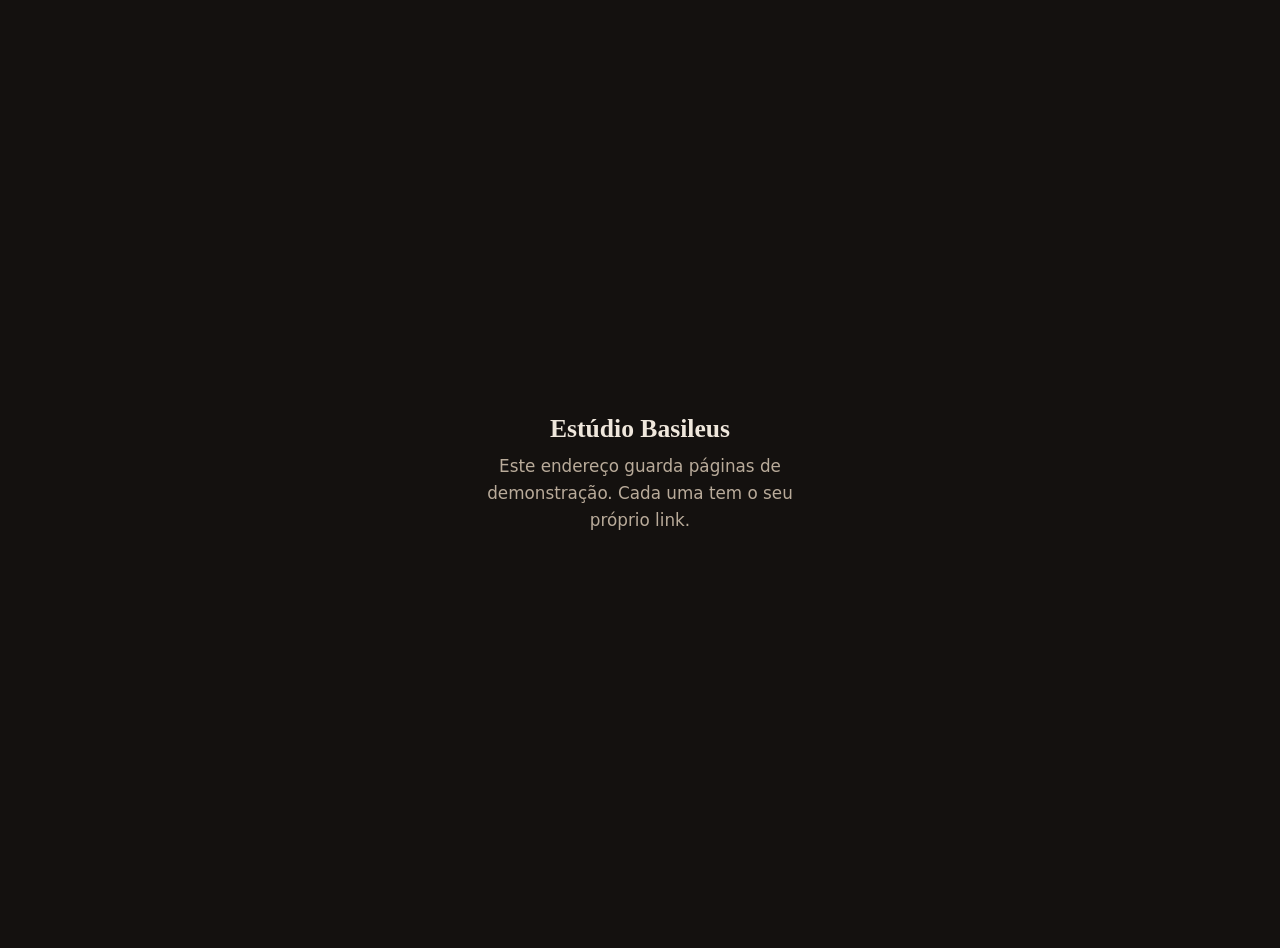
<file: index.html>
<!doctype html>
<!-- Criado por Roberto Siqueira · Estúdio Basileus -->
<html lang="pt-BR">
<head>
  <meta charset="utf-8">
  <meta name="viewport" content="width=device-width, initial-scale=1">
  <meta name="robots" content="noindex, nofollow">
  <title>Prévias · Estúdio Basileus</title>
  <style>
    body { margin: 0; min-height: 100vh; display: grid; place-items: center; background: #14110f; color: #efe7dc; font: 500 1.05rem/1.6 system-ui, -apple-system, "Segoe UI", sans-serif; text-align: center; padding: 24px; }
    h1 { font: 600 1.6rem/1.2 Georgia, "Times New Roman", serif; margin: 0 0 .5rem; }
    p { margin: 0; color: #b9ab9a; max-width: 30ch; }
  </style>
</head>
<body>
  <main>
    <h1>Estúdio Basileus</h1>
    <p>Este endereço guarda páginas de demonstração. Cada uma tem o seu próprio link.</p>
  </main>
</body>
</html>
</file>
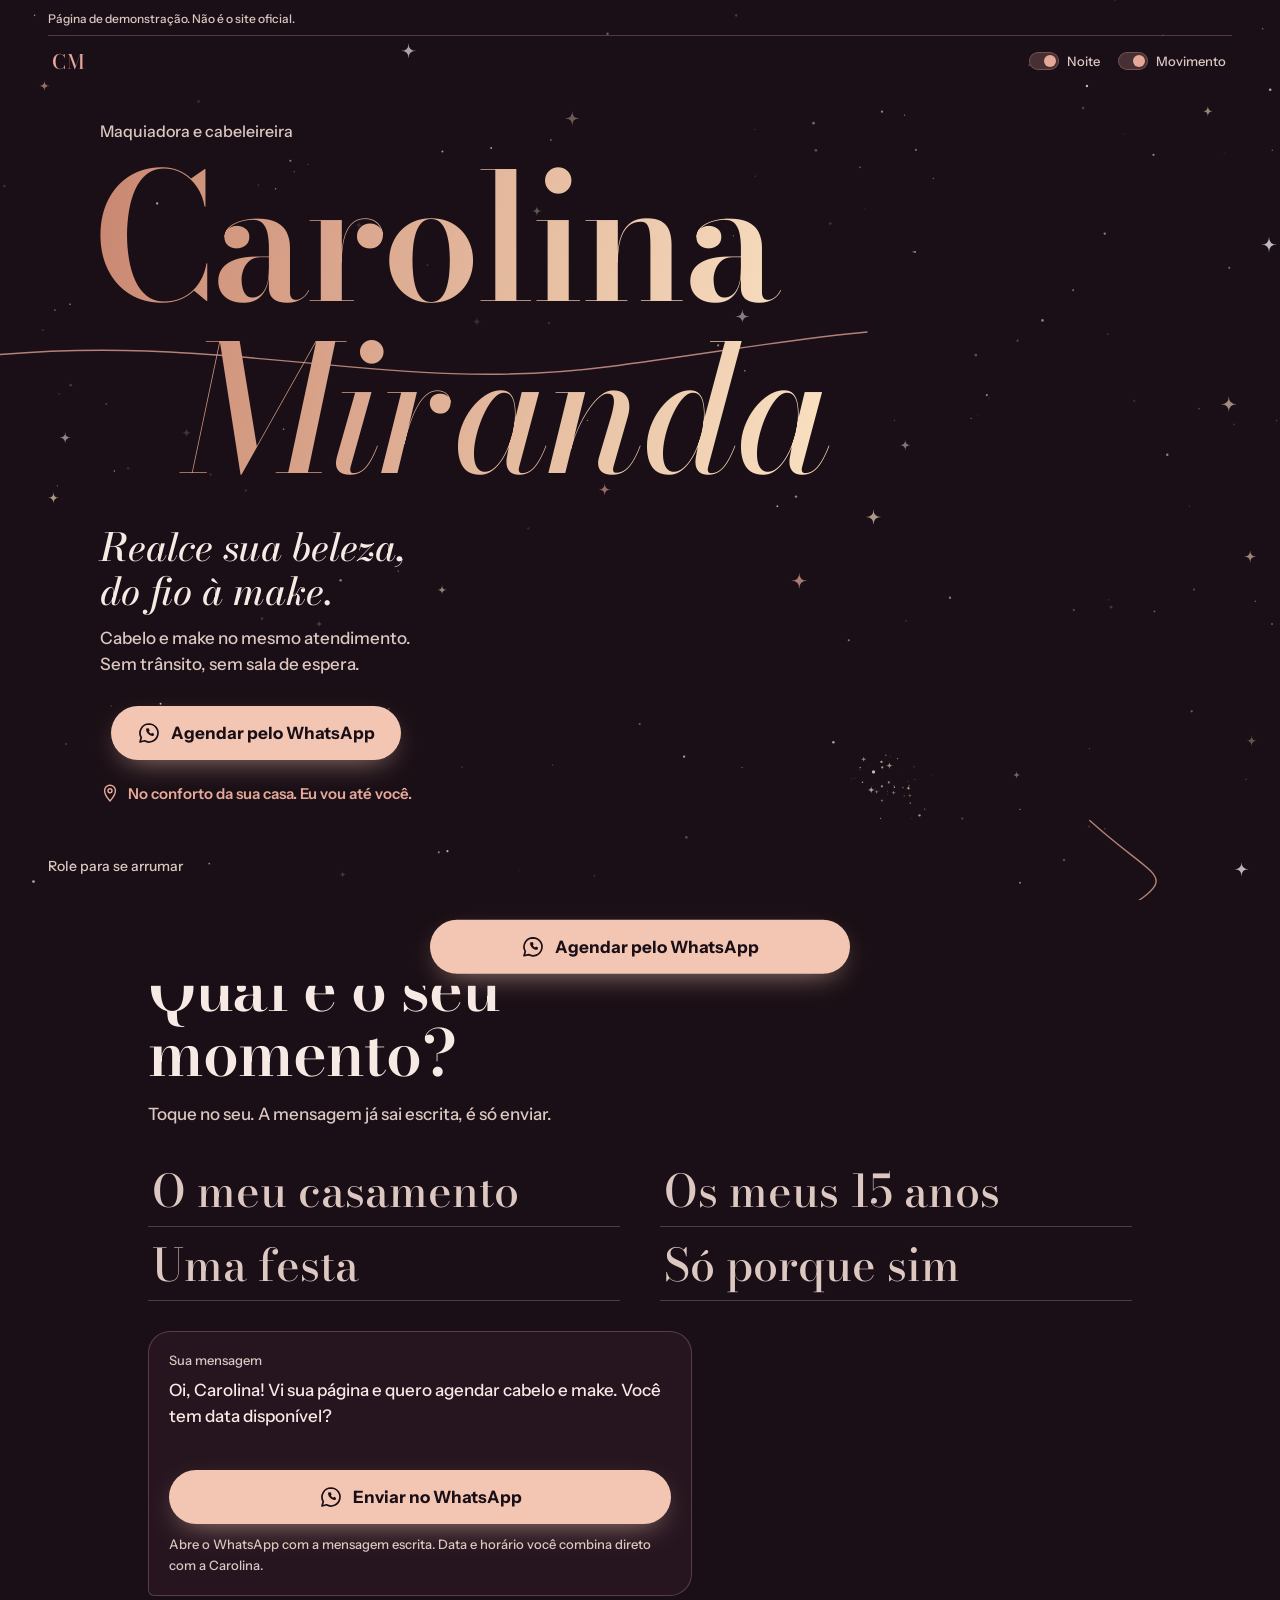
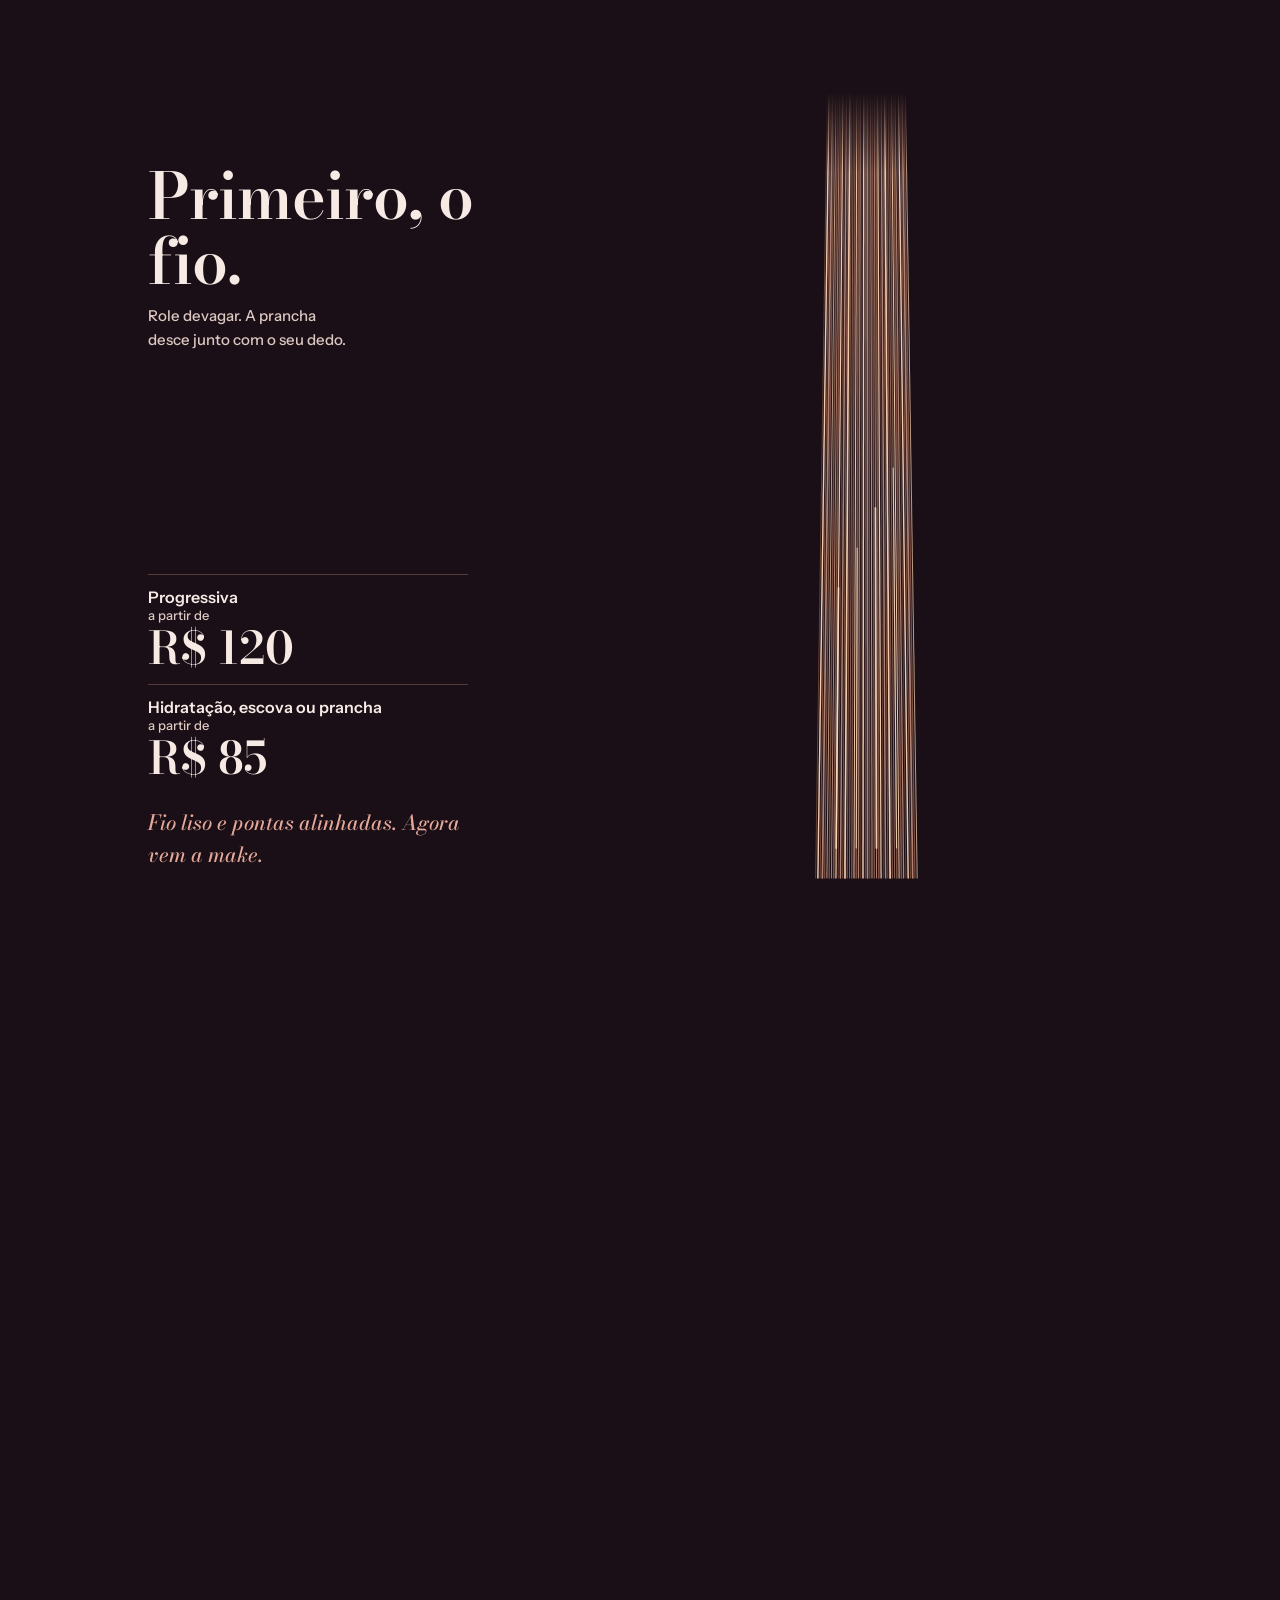
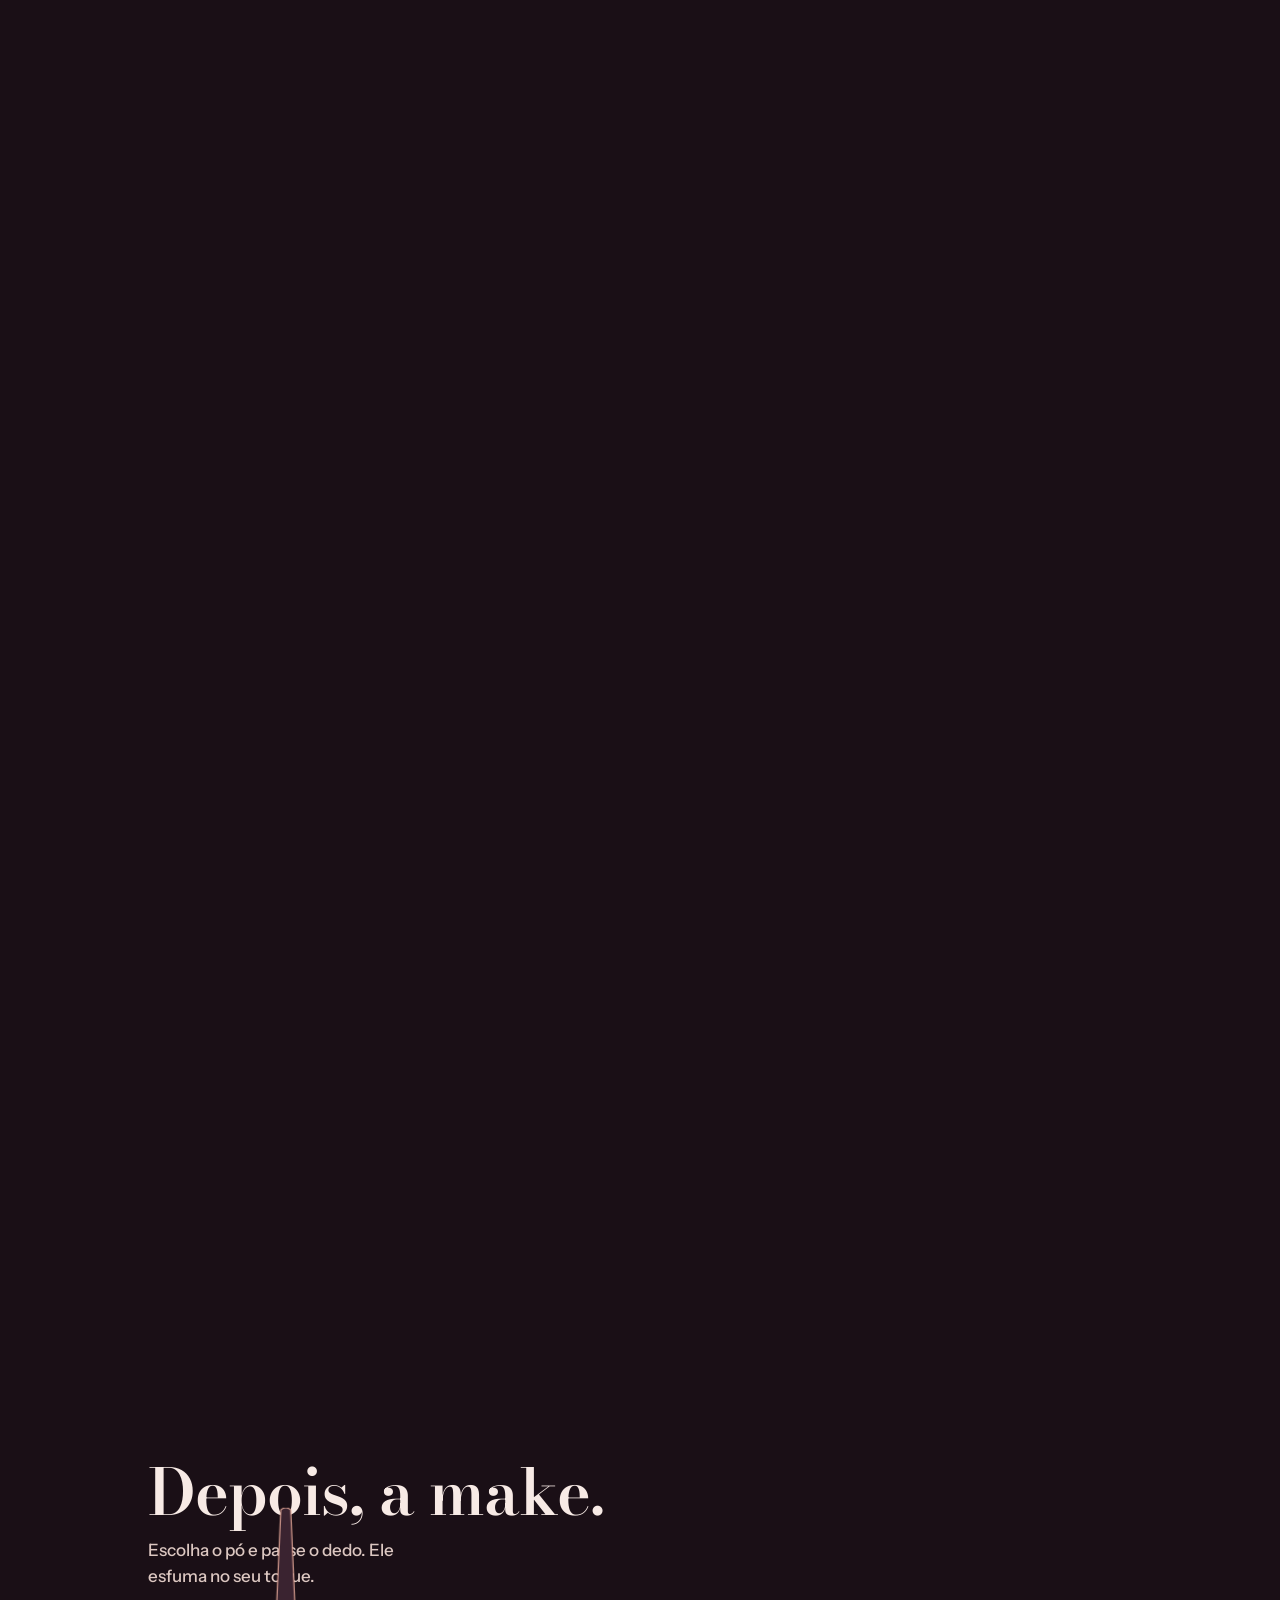
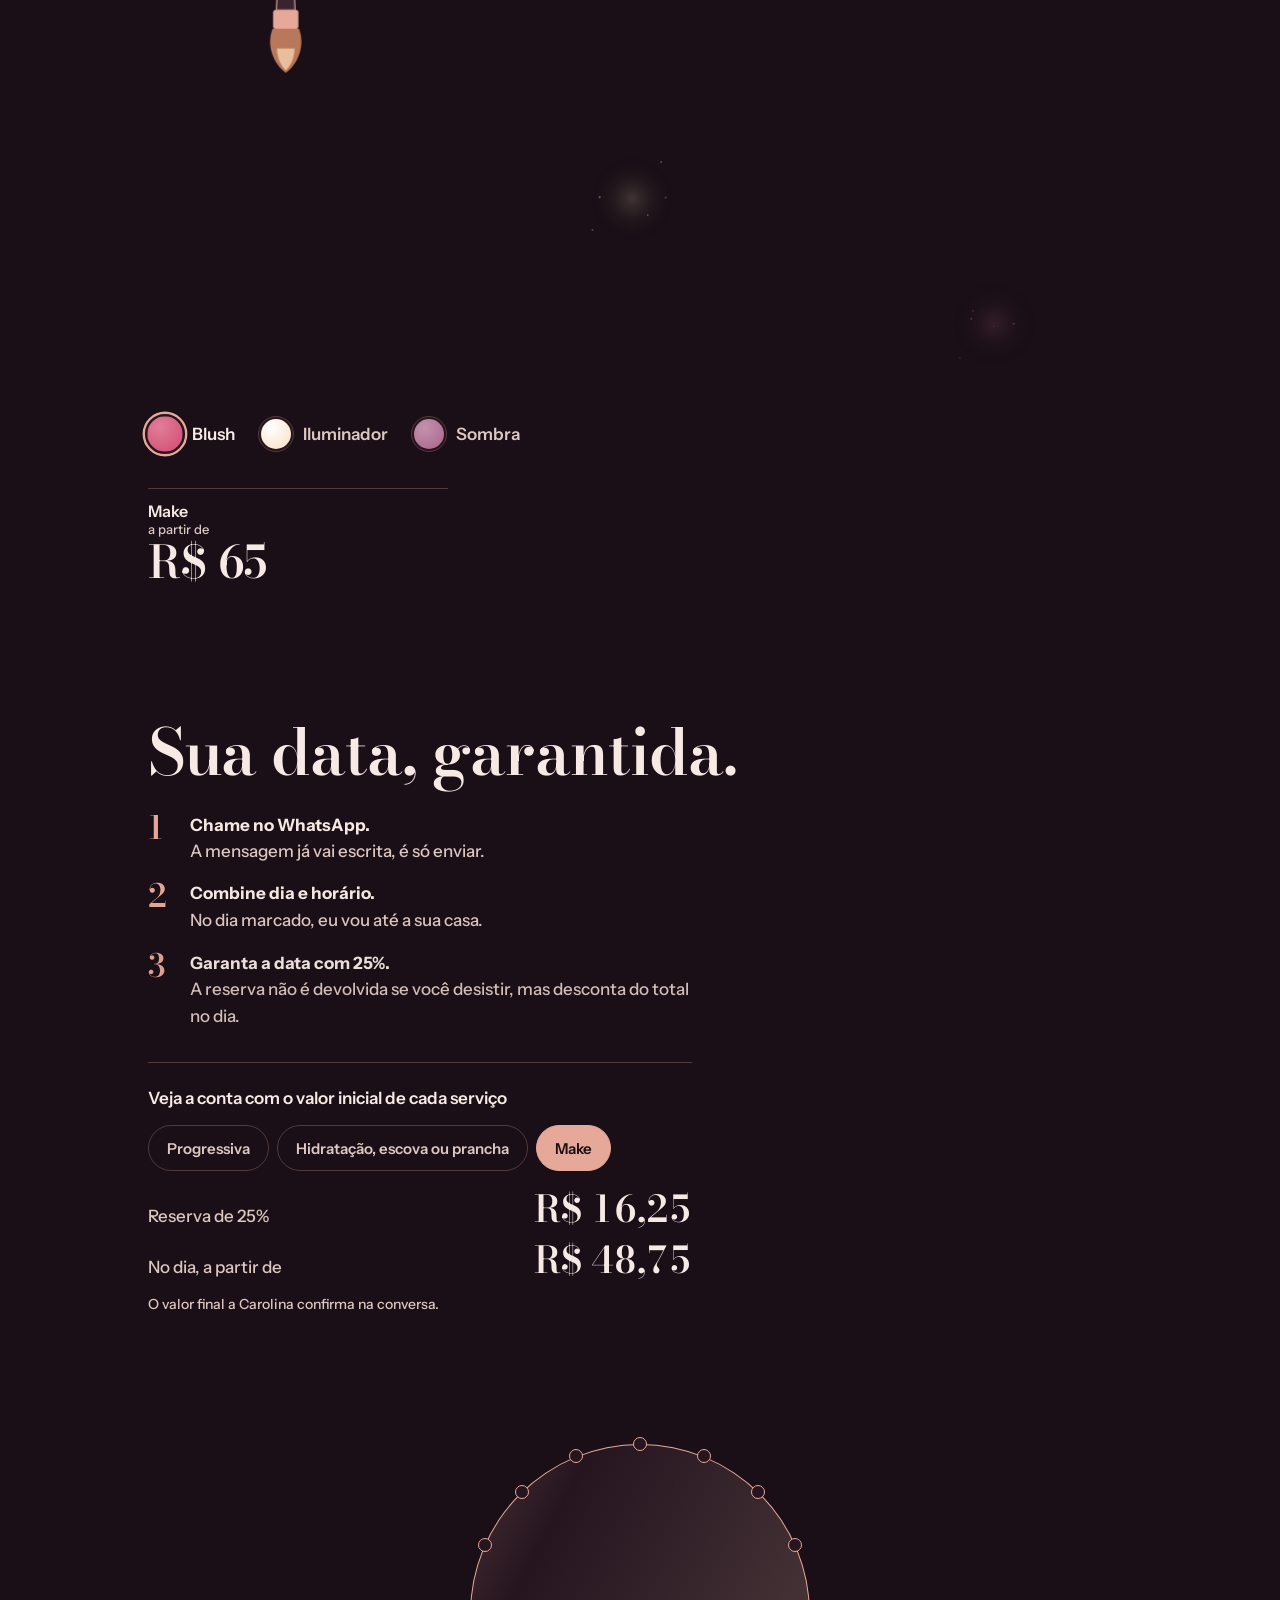
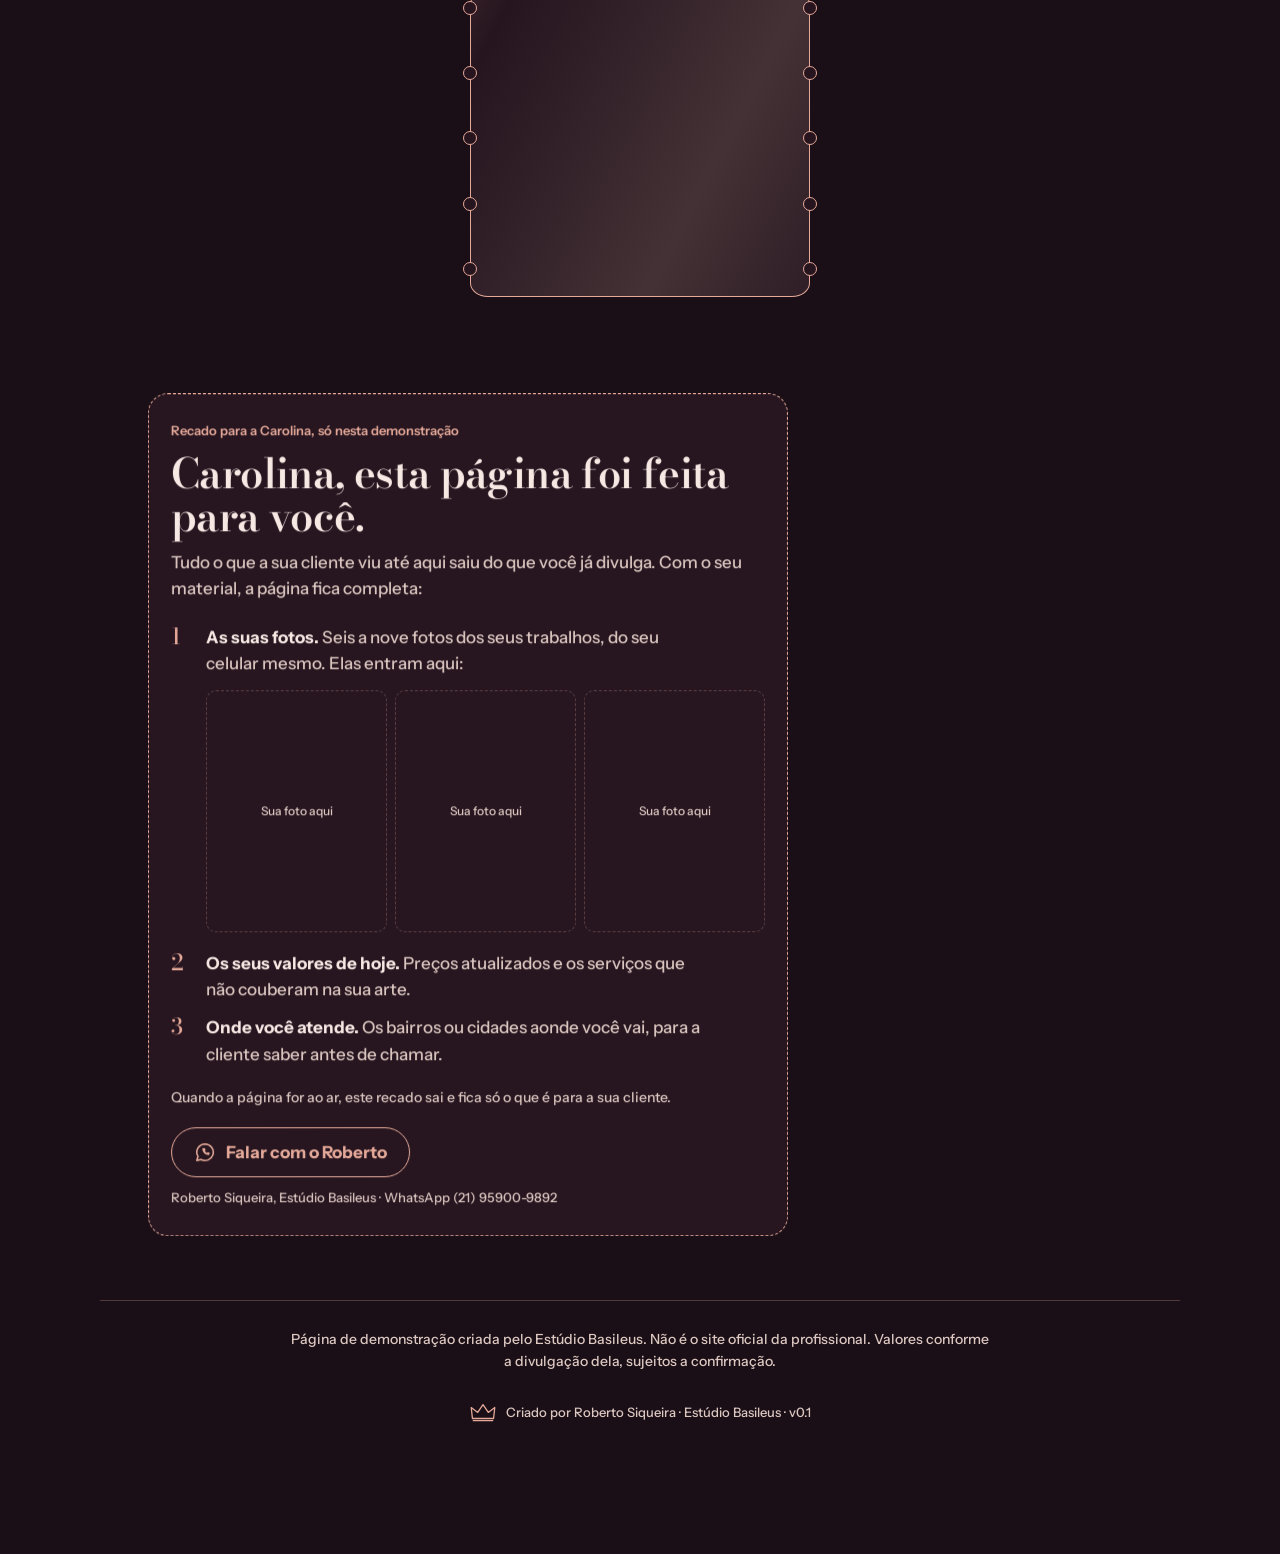
<file: carolina-miranda/index.html>
<!doctype html>
<!-- Criado por Roberto Siqueira · Estúdio Basileus | Versão 0.1 (protótipo de direção visual) -->
<html lang="pt-BR" data-tema="noite">
<head>
  <meta charset="utf-8">
  <meta name="viewport" content="width=device-width, initial-scale=1, viewport-fit=cover">
  <title>Carolina Miranda · Maquiadora e cabeleireira a domicílio</title>
  <meta name="description" content="Cabelo e make na sua casa, do fio à make. Página de demonstração, não é o site oficial da profissional.">
  <meta name="author" content="Roberto Siqueira">
  <meta name="robots" content="noindex, nofollow">
  <meta name="theme-color" content="#1A0F16">
  <link rel="preload" href="fonts/bodoni-moda-variavel.woff2" as="font" type="font/woff2" crossorigin>
  <link rel="stylesheet" href="styles.css">
</head>
<body>
  <!-- Brilho de iluminador: fica atrás de tudo e reage ao toque. -->
  <canvas id="brilho" aria-hidden="true"></canvas>

  <header class="topo">
    <p class="faixa-demo">Página de demonstração. Não é o site oficial.</p>
    <a class="marca" href="#abertura" aria-label="Carolina Miranda, voltar ao início">CM</a>
    <div class="chaves">
      <button class="chave" id="chaveTema" type="button" aria-pressed="true"><i aria-hidden="true"></i><span>Noite</span></button>
      <button class="chave" id="chaveMov" type="button" aria-pressed="true"><i aria-hidden="true"></i><span>Movimento</span></button>
    </div>
  </header>

  <main>
    <!-- 1. Abertura -->
    <section class="abertura" id="abertura">
      <svg class="fio-abertura" viewBox="0 0 400 800" preserveAspectRatio="none" aria-hidden="true">
        <path id="fioAbertura" d="M-10 318 C 70 292, 120 352, 190 326 S 300 268, 352 318 S 392 420, 362 505 S 300 610, 330 700 S 372 770, 350 812"/>
      </svg>

      <div class="abertura-miolo">
        <p class="oficio">Maquiadora e cabeleireira</p>
        <h1 id="nome" aria-label="Carolina Miranda">
          <span class="linha" aria-hidden="true">Carolina</span>
          <span class="linha" aria-hidden="true">Miranda</span>
        </h1>
        <p class="frase">Realce sua beleza, do&nbsp;fio à&nbsp;make.</p>
        <p class="apoio">Cabelo e make no mesmo atendimento. Sem trânsito, sem sala de espera.</p>

        <div class="abertura-acao">
          <a class="botao zap" id="zapTopo" href="#" target="_blank" rel="noopener">
            <svg class="ico-zap" viewBox="0 0 24 24" aria-hidden="true"><path class="traco" d="M12 3a9 9 0 0 0-7.7 13.6L3 21l4.5-1.2A9 9 0 1 0 12 3Z"/><path class="cheio" d="M9.1 7.6c-.5 3.900 3.400 7.800 7.300 7.300l.8-2-2.100-1.100-1 .9c-1-.5-1.800-1.300-2.300-2.300l.9-1-1.100-2.100Z"/></svg>
            <span>Agendar pelo WhatsApp</span>
          </a>
          <p class="domicilio">
            <svg viewBox="0 0 24 24" aria-hidden="true"><path class="traco" d="M12 21.500s6.500-7.300 6.500-12.300a6.500 6.500 0 0 0-13 0c0 5 6.500 12.300 6.500 12.300Z"/><circle class="traco" cx="12" cy="9.200" r="2.400"/></svg>
            No conforto da sua casa. Eu vou até você.
          </p>
        </div>
      </div>
      <p class="dica-rolar" aria-hidden="true">Role para se arrumar</p>
    </section>

    <!-- 2. Para qual momento? -->
    <section class="momento" id="momento">
      <h2>Qual é o seu momento?</h2>
      <p class="momento-apoio">Toque no seu. A mensagem já sai escrita, é só enviar.</p>

      <div class="momentos" role="radiogroup" aria-label="Escolha o momento">
        <button class="pincelada" type="button" role="radio" aria-checked="false" data-momento="casamento"><span>O meu casamento</span></button>
        <button class="pincelada" type="button" role="radio" aria-checked="false" data-momento="quinze"><span>Os meus 15 anos</span></button>
        <button class="pincelada" type="button" role="radio" aria-checked="false" data-momento="festa"><span>Uma festa</span></button>
        <button class="pincelada" type="button" role="radio" aria-checked="false" data-momento="porque-sim"><span>Só porque sim</span></button>
      </div>

      <div class="recado">
        <p class="recado-rotulo">Sua mensagem</p>
        <p class="recado-texto" id="recado" aria-live="polite"></p>
        <a class="botao zap recado-enviar" id="zapRecado" href="#" target="_blank" rel="noopener">
          <svg class="ico-zap" viewBox="0 0 24 24" aria-hidden="true"><path class="traco" d="M12 3a9 9 0 0 0-7.7 13.6L3 21l4.5-1.2A9 9 0 1 0 12 3Z"/><path class="cheio" d="M9.1 7.6c-.5 3.900 3.400 7.800 7.300 7.300l.8-2-2.100-1.100-1 .9c-1-.5-1.800-1.300-2.300-2.300l.9-1-1.100-2.100Z"/></svg>
          <span>Enviar no WhatsApp</span>
        </a>
        <p class="recado-nota">Abre o WhatsApp com a mensagem escrita. Data e horário você combina direto com a Carolina.</p>
      </div>
    </section>

    <!-- 3. Cabelo: a prancha desce com a rolagem e alisa a mecha -->
    <section class="cabelo" id="cabelo">
      <div class="cabelo-palco">
        <div class="cabelo-texto">
          <h2>Primeiro, o fio.</h2>
          <p class="cabelo-apoio" data-etapa="0">Role devagar. A prancha desce junto com o seu dedo.</p>
        </div>

        <div class="mecha-area">
          <svg class="mecha" id="mecha" viewBox="0 0 300 900" preserveAspectRatio="xMidYMin meet" role="img" aria-label="Uma mecha de cabelo ondulada que fica lisa conforme a prancha desce. No fim, uma tesoura apara as pontas.">
            <g id="fios"></g>
            <g id="luzes"></g>
            <g id="prancha">
              <path class="vapor" d="M96 -8 c -8 -14 8 -20 0 -36"/>
              <path class="vapor v2" d="M150 -10 c 9 -16 -9 -24 0 -42"/>
              <path class="vapor v3" d="M204 -8 c -8 -14 8 -20 0 -36"/>
              <rect class="prancha-calor" x="62" y="14" width="176" height="5" rx="2.5"/>
              <rect class="prancha-corpo" x="50" y="-16" width="200" height="32" rx="12"/>
              <rect class="prancha-placa" x="62" y="-4" width="176" height="8" rx="4"/>
              <rect class="prancha-cabo" x="244" y="-11" width="80" height="22" rx="11"/>
              <circle class="prancha-luz" cx="262" cy="0" r="2.600"/>
            </g>
            <!-- A tesoura entra depois da prancha e apara as pontas -->
            <g id="tesoura" opacity="0">
              <g id="laminaA">
                <path class="lamina" d="M8 -3 L-96 -1 L-96 1.5 L6 7 Z"/>
                <path class="cabo-tesoura" d="M4 2 L34 15"/>
                <ellipse class="cabo-tesoura" cx="47" cy="20" rx="14" ry="10"/>
              </g>
              <g id="laminaB">
                <path class="lamina" d="M8 3 L-96 1 L-96 -1.5 L6 -7 Z"/>
                <path class="cabo-tesoura" d="M4 -2 L34 -15"/>
                <ellipse class="cabo-tesoura" cx="47" cy="-20" rx="14" ry="10"/>
              </g>
              <circle class="pino-tesoura" cx="0" cy="0" r="2.6"/>
            </g>
          </svg>
        </div>

        <ul class="valores" aria-label="Valores divulgados de cabelo">
          <li data-mostra="1">
            <span class="valor-nome">Progressiva</span>
            <span class="valor-preco"><small>a partir de</small> R$ 120</span>
          </li>
          <li data-mostra="2">
            <span class="valor-nome">Hidratação, escova ou prancha</span>
            <span class="valor-preco"><small>a partir de</small> R$ 85</span>
          </li>
          <li class="valor-fim" data-mostra="3">
            <span>Fio liso e pontas alinhadas. Agora vem a make.</span>
          </li>
        </ul>
      </div>
    </section>

    <!-- 4. Make: o pó esfuma no toque -->
    <section class="make" id="make">
      <h2>Depois, a make.</h2>
      <p class="make-apoio">Escolha o pó e passe o dedo. Ele esfuma no seu toque.</p>

      <div class="make-palco" id="makePalco">
        <canvas id="po" aria-hidden="true"></canvas>
        <svg id="pincel" viewBox="0 0 40 150" aria-hidden="true">
          <path class="pincel-cerdas" d="M8 40 C1 22 12 5 20 0 C28 5 39 22 32 40 Z"/>
          <path class="pincel-ponta" d="M12 22 C12 12 17 5 20 2 C23 5 28 12 28 22 Z"/>
          <rect class="pincel-anel" x="8.5" y="40" width="23" height="17" rx="2"/>
          <path class="pincel-cabo" d="M11.5 57 L28.5 57 L24.5 148 Q20 152 15.5 148 Z"/>
        </svg>
      </div>

      <div class="potes" role="radiogroup" aria-label="Escolha o pó">
        <button class="pote" type="button" role="radio" aria-checked="true" data-po="blush"><i aria-hidden="true"></i><span>Blush</span></button>
        <button class="pote" type="button" role="radio" aria-checked="false" data-po="iluminador"><i aria-hidden="true"></i><span>Iluminador</span></button>
        <button class="pote" type="button" role="radio" aria-checked="false" data-po="sombra"><i aria-hidden="true"></i><span>Sombra</span></button>
      </div>

      <ul class="valores-make" aria-label="Valor divulgado de make">
        <li>
          <span class="valor-nome">Make</span>
          <span class="valor-preco"><small>a partir de</small> R$ 65</span>
        </li>
      </ul>
    </section>

    <!-- 5. Como reservar -->
    <section class="reserva" id="reserva">
      <h2>Sua data, garantida.</h2>
      <ol class="passos">
        <li><span><strong>Chame no WhatsApp.</strong> A mensagem já vai escrita, é só enviar.</span></li>
        <li><span><strong>Combine dia e horário.</strong> No dia marcado, eu vou até a sua casa.</span></li>
        <li><span><strong>Garanta a data com 25%.</strong> A reserva não é devolvida se você desistir, mas desconta do total no dia.</span></li>
      </ol>

      <div class="conta">
        <p class="conta-rotulo" id="contaRotulo">Veja a conta com o valor inicial de cada serviço</p>
        <div class="conta-opcoes" role="radiogroup" aria-labelledby="contaRotulo">
          <button class="pilula" type="button" role="radio" aria-checked="false" data-servico="progressiva" data-valor="120">Progressiva</button>
          <button class="pilula" type="button" role="radio" aria-checked="false" data-servico="cabelo" data-valor="85">Hidratação, escova ou prancha</button>
          <button class="pilula" type="button" role="radio" aria-checked="true" data-servico="make" data-valor="65">Make</button>
        </div>
        <dl class="conta-linhas" aria-live="polite">
          <div><dt>Reserva de 25%</dt><dd id="contaReserva">R$ 16,25</dd></div>
          <div><dt>No dia, a partir de</dt><dd id="contaResto">R$ 48,75</dd></div>
        </dl>
        <p class="conta-nota">O valor final a Carolina confirma na conversa.</p>
      </div>
    </section>

    <!-- 6. O espelho: as luzes acendem e a cliente está pronta -->
    <section class="espelho-area" id="espelho">
      <div class="espelho" id="espelhoPeca">
        <div class="lampadas" id="lampadas" aria-hidden="true"></div>
        <div class="vidro">
          <p class="espelho-frase">Pronta para o seu momento.</p>
          <p class="espelho-resumo" id="resumo" aria-live="polite"></p>
          <a class="botao zap" id="zapFim" href="#" target="_blank" rel="noopener">
            <svg class="ico-zap" viewBox="0 0 24 24" aria-hidden="true"><path class="traco" d="M12 3a9 9 0 0 0-7.7 13.6L3 21l4.5-1.2A9 9 0 1 0 12 3Z"/><path class="cheio" d="M9.1 7.6c-.5 3.900 3.400 7.800 7.300 7.300l.8-2-2.100-1.100-1 .9c-1-.5-1.800-1.300-2.300-2.300l.9-1-1.100-2.100Z"/></svg>
            <span>Agendar pelo WhatsApp</span>
          </a>
        </div>
      </div>
    </section>

    <!-- Recado para a profissional: só existe na demonstração e sai da página quando ela for publicada -->
    <section class="bilhete-area" id="bilhete">
      <div class="bilhete">
        <p class="bilhete-rotulo">Recado para a Carolina, só nesta demonstração</p>
        <h2>Carolina, esta página foi feita para você.</h2>
        <p class="bilhete-texto">Tudo o que a sua cliente viu até aqui saiu do que você já divulga. Com o seu material, a página fica completa:</p>
        <ol class="roteiro">
          <li><span><strong>As suas fotos.</strong> Seis a nove fotos dos seus trabalhos, do seu celular mesmo. Elas entram aqui:</span></li>
        </ol>
        <div class="molduras" aria-hidden="true">
          <div class="moldura"><span>Sua foto aqui</span></div>
          <div class="moldura"><span>Sua foto aqui</span></div>
          <div class="moldura"><span>Sua foto aqui</span></div>
        </div>
        <ol class="roteiro roteiro-continua" start="2">
          <li><span><strong>Os seus valores de hoje.</strong> Preços atualizados e os serviços que não couberam na sua arte.</span></li>
          <li><span><strong>Onde você atende.</strong> Os bairros ou cidades aonde você vai, para a cliente saber antes de chamar.</span></li>
        </ol>
        <p class="bilhete-fim">Quando a página for ao ar, este recado sai e fica só o que é para a sua cliente.</p>
        <a class="botao-contorno" href="https://wa.me/5521959009892?text=Oi%2C%20Roberto!%20Vi%20a%20p%C3%A1gina%20de%20demonstra%C3%A7%C3%A3o%20e%20quero%20conversar." target="_blank" rel="noopener">
          <svg class="ico-zap" viewBox="0 0 24 24" aria-hidden="true"><path class="traco" d="M12 3a9 9 0 0 0-7.7 13.6L3 21l4.5-1.2A9 9 0 1 0 12 3Z"/><path class="cheio" d="M9.1 7.6c-.5 3.900 3.400 7.800 7.300 7.300l.8-2-2.100-1.100-1 .9c-1-.5-1.800-1.300-2.300-2.300l.9-1-1.100-2.100Z"/></svg>
          <span>Falar com o Roberto</span>
        </a>
        <p class="bilhete-contato">Roberto Siqueira, Estúdio Basileus · WhatsApp (21) 95900-9892</p>
      </div>
    </section>
  </main>

  <footer class="rodape">
    <p class="aviso">Página de demonstração criada pelo Estúdio Basileus. Não é o site oficial da profissional. Valores conforme a divulgação dela, sujeitos a confirmação.</p>
    <button class="assinatura" id="assinatura" type="button" aria-label="Criado por Roberto Siqueira, Estúdio Basileus. Toque para ver o brilho.">
      <svg viewBox="0 0 32 24" aria-hidden="true"><path d="M3 20 L1.500 6.500 L9.500 12.500 L16 3 L22.500 12.500 L30.500 6.500 L29 20 Z" /><path d="M4 22.500 H28" /></svg>
      <span>Criado por Roberto Siqueira · Estúdio Basileus · v0.1</span>
    </button>
  </footer>

  <!-- A ação fica sempre perto do polegar depois da abertura -->
  <div class="barra" id="barra" aria-hidden="true">
    <a class="botao zap" id="zapBarra" href="#" target="_blank" rel="noopener" tabindex="-1">
      <svg class="ico-zap" viewBox="0 0 24 24" aria-hidden="true"><path class="traco" d="M12 3a9 9 0 0 0-7.7 13.6L3 21l4.5-1.2A9 9 0 1 0 12 3Z"/><path class="cheio" d="M9.1 7.6c-.5 3.900 3.400 7.800 7.300 7.300l.8-2-2.100-1.100-1 .9c-1-.5-1.800-1.300-2.300-2.300l.9-1-1.100-2.100Z"/></svg>
      <span>Agendar pelo WhatsApp</span>
    </a>
  </div>

  <script src="vendor/gsap.min.js"></script>
  <script src="vendor/ScrollTrigger.min.js"></script>
  <script src="vendor/lenis.min.js"></script>
  <script src="script.js"></script>
</body>
</html>
</file>
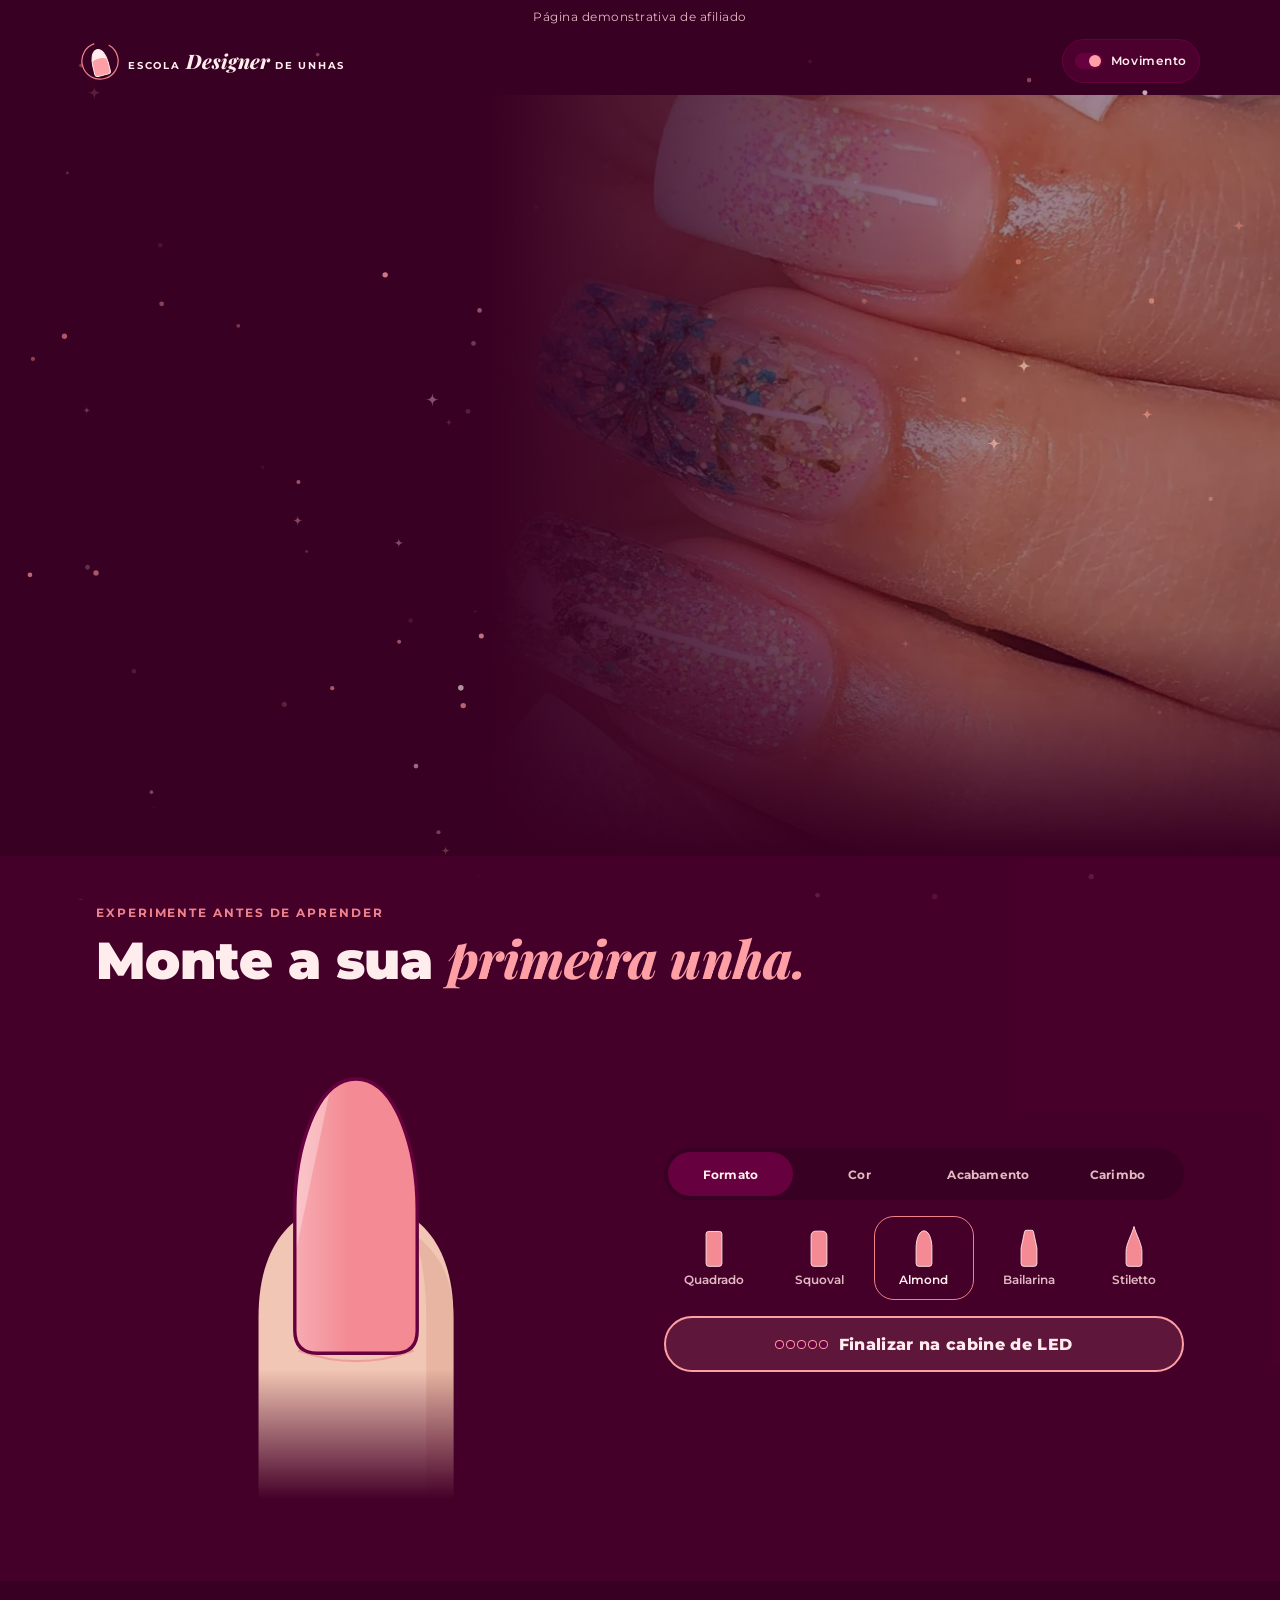
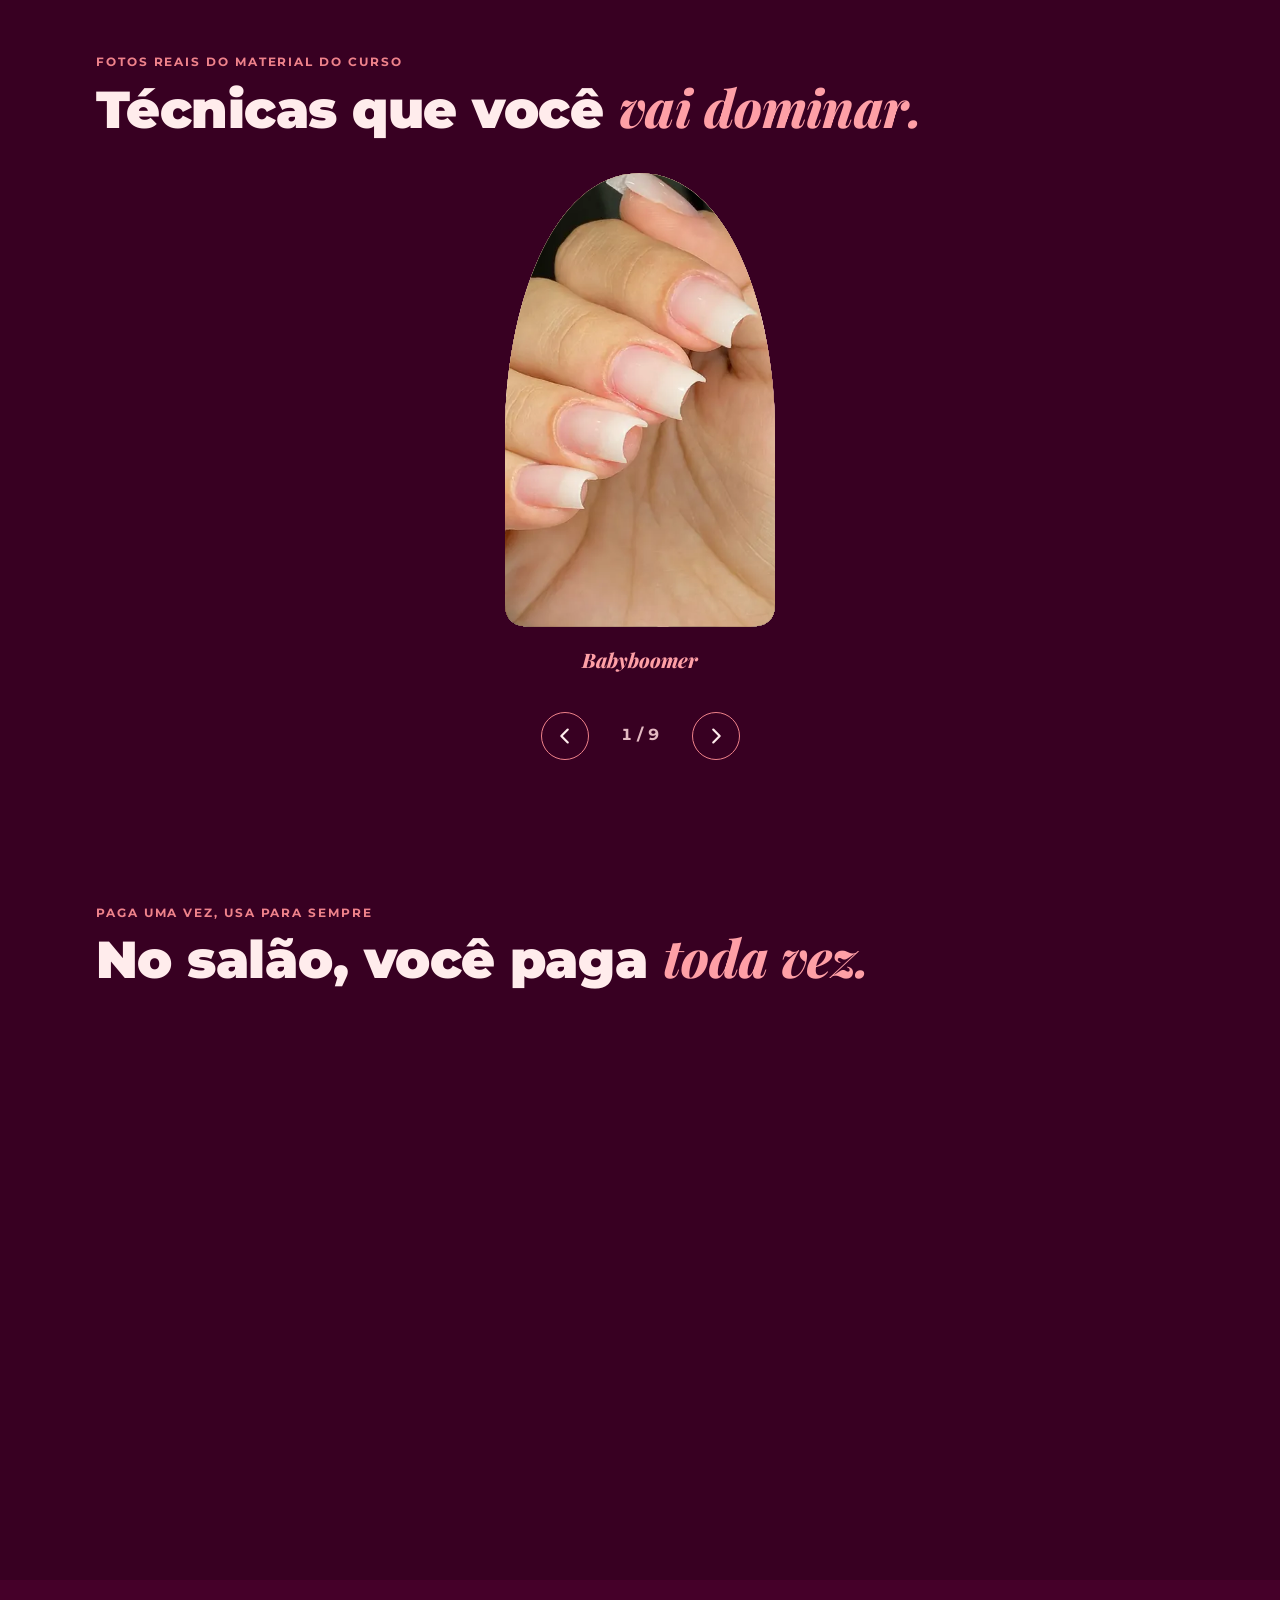
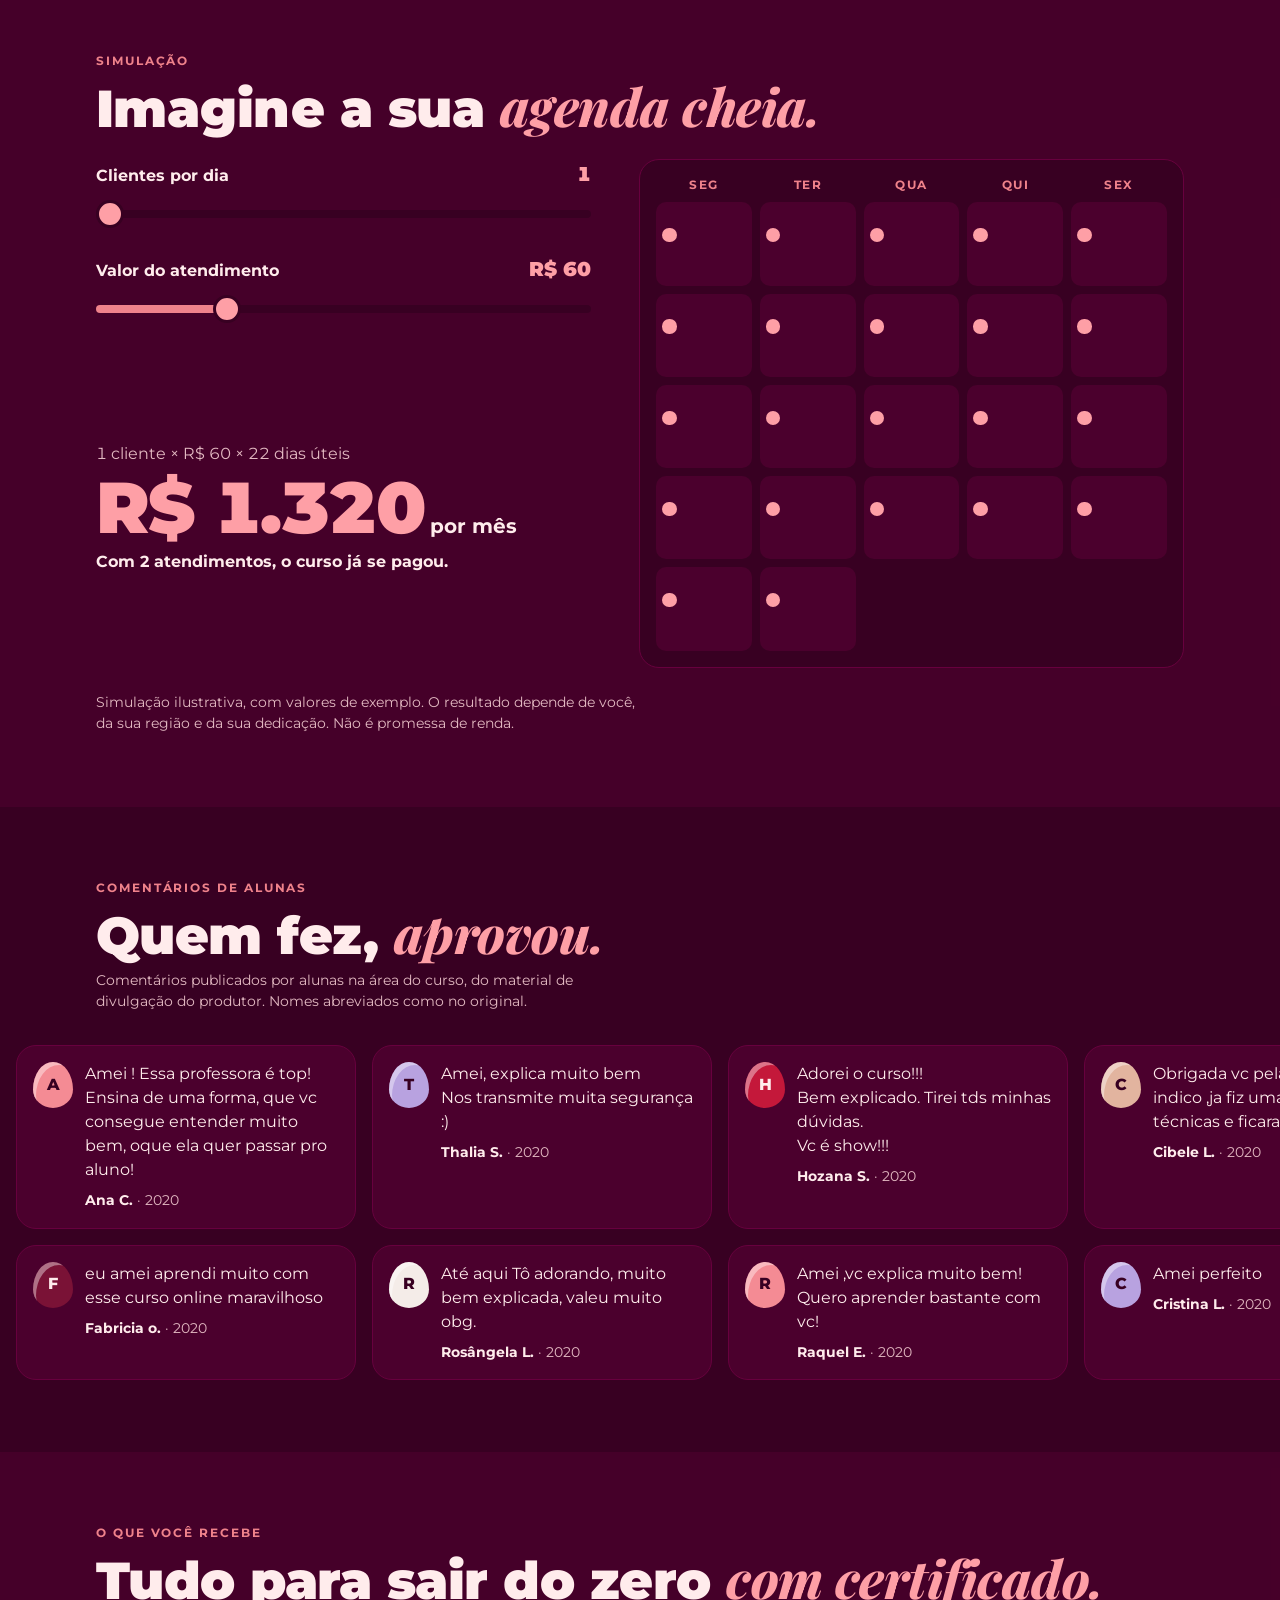
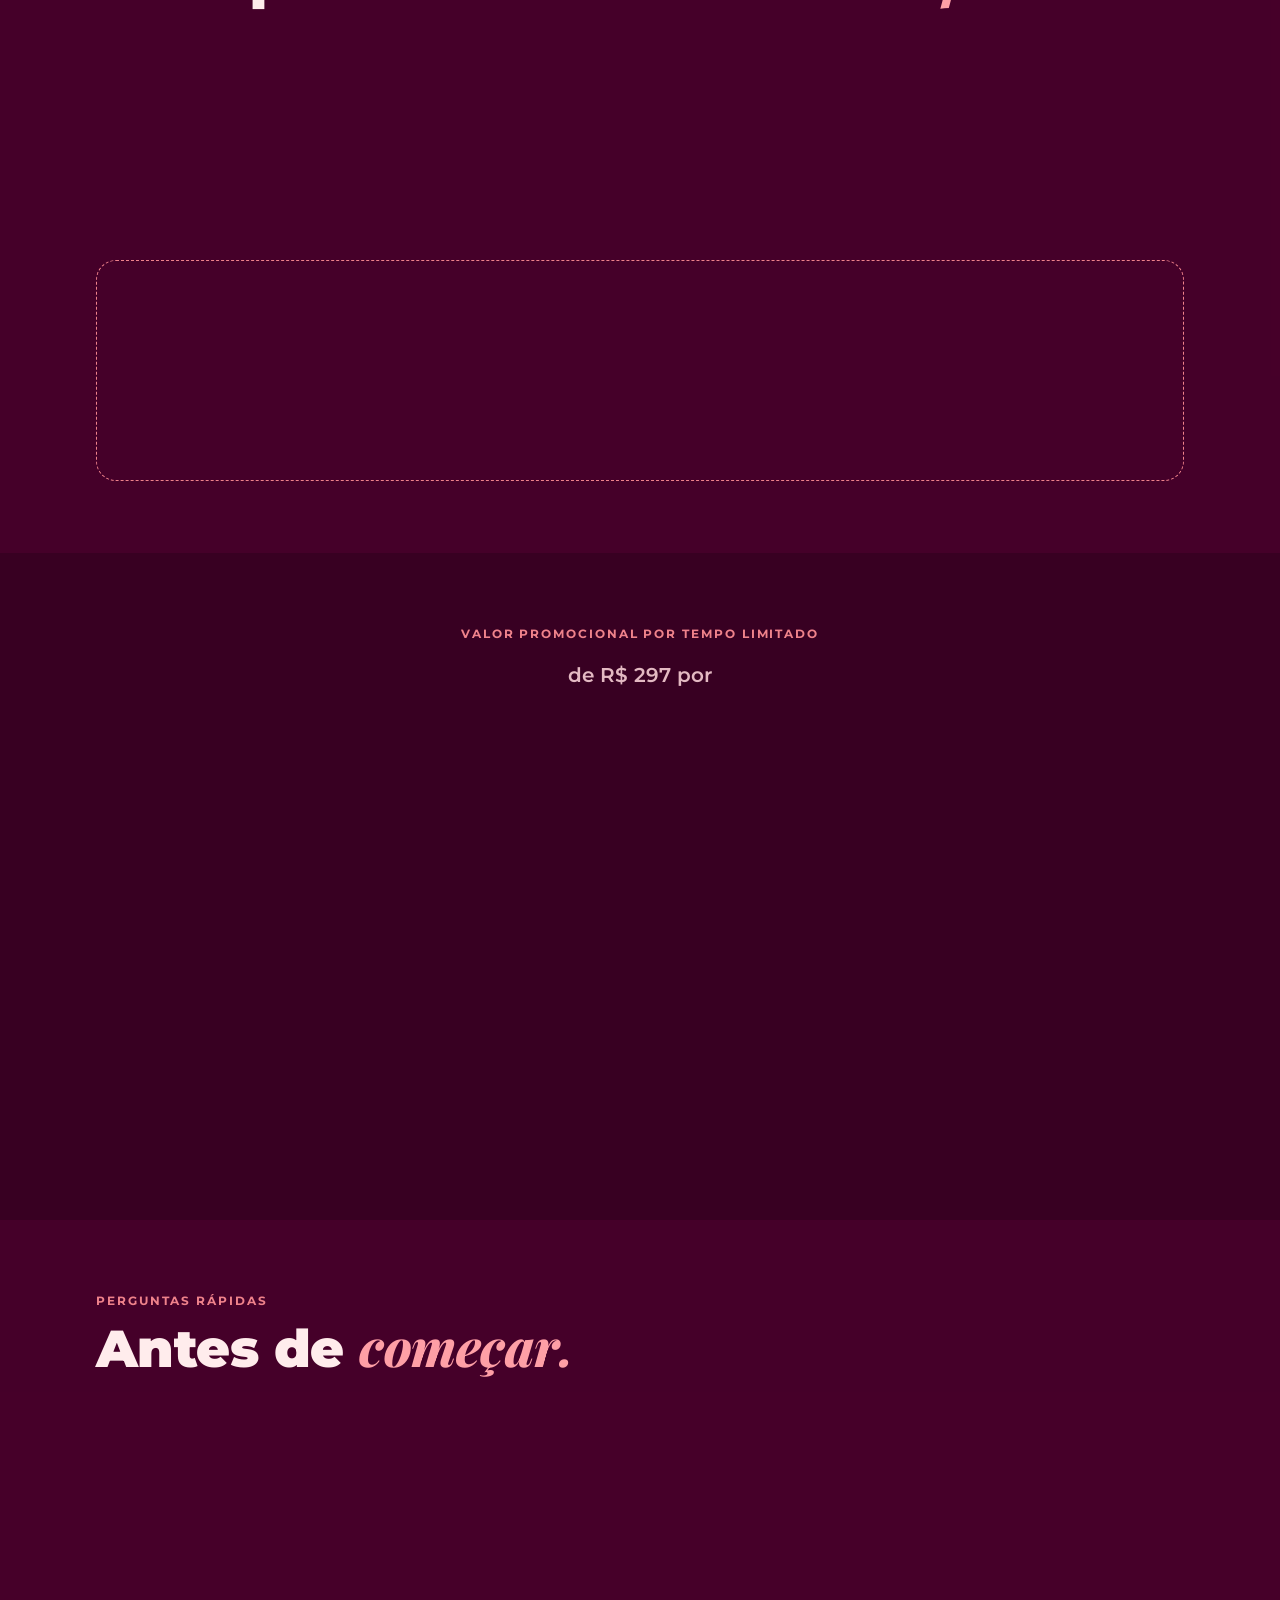
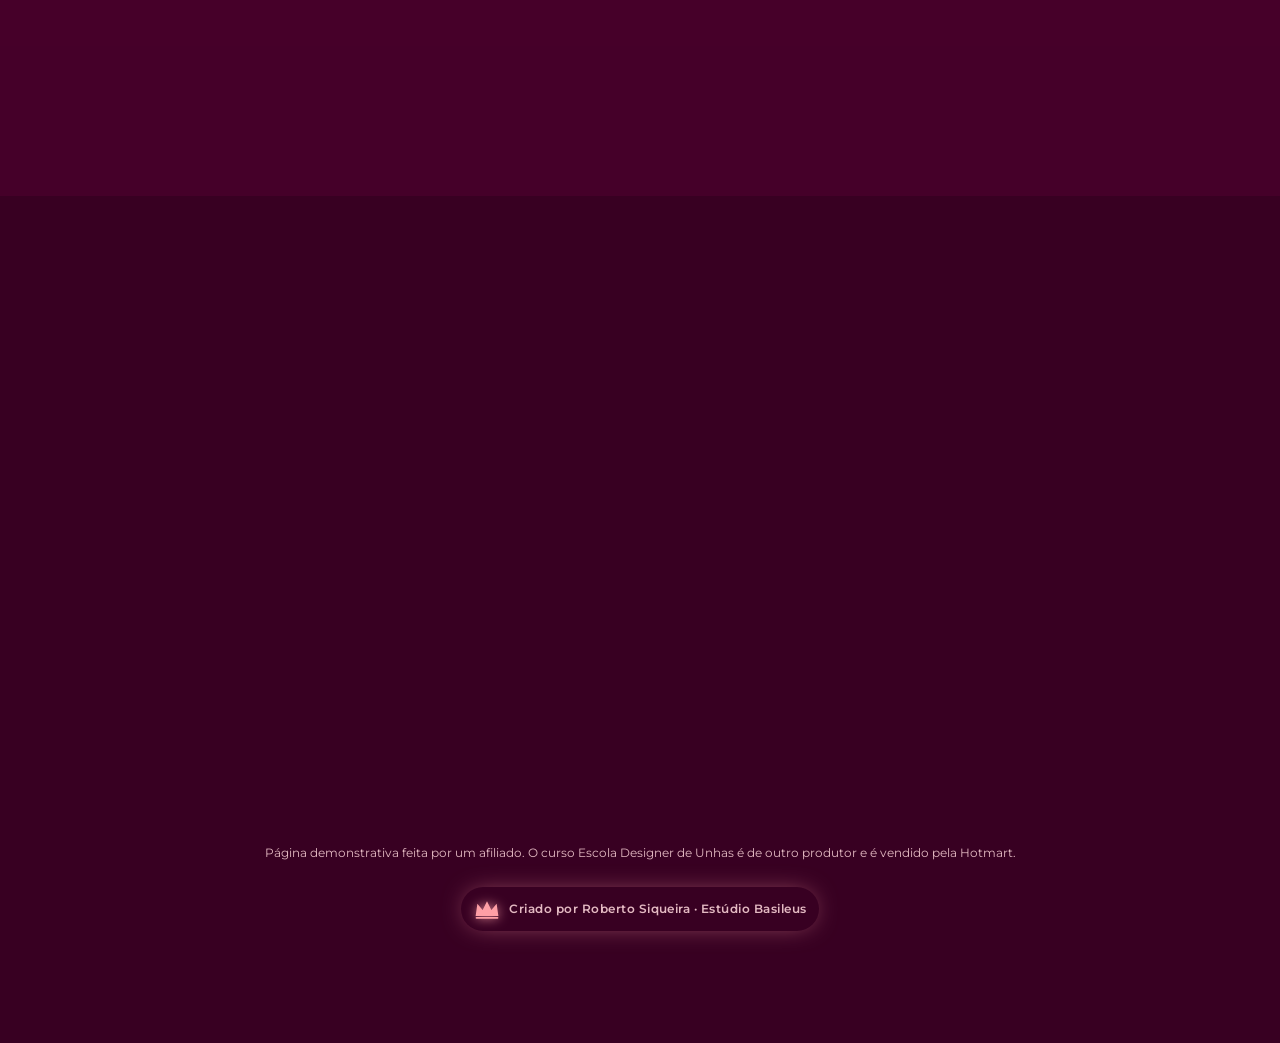
<file: escola-designer-unhas/index.html>
<!doctype html>
<!-- Criado por Roberto Siqueira · Estúdio Basileus | Versão 0.1 (protótipo de direção visual) -->
<html lang="pt-BR">
<head>
  <meta charset="utf-8">
  <meta name="viewport" content="width=device-width, initial-scale=1, viewport-fit=cover">
  <title>Escola Designer de Unhas · Curso de alongamento e nail art</title>
  <meta name="description" content="Curso online de alongamento de unhas e nail art, do zero ao avançado, com 2 certificados. Página demonstrativa de afiliado.">
  <meta name="author" content="Roberto Siqueira">
  <meta name="robots" content="noindex, nofollow">
  <meta name="theme-color" content="#380022">
  <link rel="preload" href="fonts/montserrat-variavel.woff2" as="font" type="font/woff2" crossorigin>
  <link rel="preload" href="fonts/playfair-display-italica-variavel.woff2" as="font" type="font/woff2" crossorigin>
  <link rel="stylesheet" href="styles.css">
</head>
<body>
  <!-- Purpurina: fica atrás de tudo, flutua, escorre com a rolagem e segue o dedo ou o mouse -->
  <canvas id="purpurina" aria-hidden="true" hidden></canvas>
  <header class="topo">
    <p class="faixa-demo">Página demonstrativa de afiliado</p>
    <div class="topo-linha">
      <a class="marca" href="#abertura" aria-label="Escola Designer de Unhas, voltar ao início">
        <svg viewBox="0 0 64 64" aria-hidden="true">
          <circle class="marca-aro" cx="32" cy="32" r="29"/>
          <g transform="translate(32 34) rotate(-14) scale(.26) translate(-55 -82)">
            <path class="marca-unha" d="M55 2 C88 2 104 52 104 98 L104 148 Q104 164 88 164 L22 164 Q6 164 6 148 L6 98 C6 52 22 2 55 2 Z"/>
            <path class="marca-ponta" d="M10 70 C30 54 80 54 100 70 C94 34 78 2 55 2 C32 2 16 34 10 70 Z"/>
          </g>
        </svg>
        <span><small>Escola</small> Designer <small>de unhas</small></span>
      </a>
      <button class="chave" id="chaveMov" type="button" aria-pressed="true">
        <i aria-hidden="true"></i><span>Movimento</span>
      </button>
    </div>
  </header>

  <main>
    <!-- 1. Abertura -->
    <section class="abertura" id="abertura" aria-labelledby="titulo">
      <!-- foto inteira de fundo; se funde ao vinho onde está o texto -->
      <div class="abertura-fundo">
        <img src="img/encapsulada-flor-seca.webp" width="900" height="1125" fetchpriority="high"
             alt="Unhas quadradas com glitter e uma unha encapsulada com flor seca azul e branca">
        <p class="abertura-legenda">Encapsulada com flor seca, uma das técnicas do curso</p>
      </div>

      <div class="abertura-texto">
        <p class="sobretitulo">Curso online de alongamento e nail art</p>
        <h1 id="titulo">
          <span class="linha">Seja sua</span>
          <span class="linha">própria <em>chefe.</em></span>
        </h1>
        <p class="apoio">34 videoaulas, do zero ao avançado, 2 certificados e acesso para sempre.</p>

        <div class="preco" aria-label="De 297 reais por 79 reais e 90 centavos à vista, ou 8 vezes de 11 reais e 14 centavos">
          <p class="preco-de">de <s>R$ 297</s> por</p>
          <p class="preco-por"><span class="moeda">R$</span>79,90</p>
          <p class="preco-parcela">à vista ou 8x de R$ 11,14</p>
        </div>

        <div class="acoes">
          <button class="botao botao-compra" type="button" data-checkout>Quero me inscrever</button>
          <p class="garantia">7 dias de garantia · acesso imediato</p>
        </div>
      </div>


    </section>

    <!-- 2. Momento marcante: a visitante monta a própria unha, com as técnicas do curso -->
    <section class="estudio" id="estudio" aria-labelledby="titulo-estudio">
      <div class="estudio-miolo">
        <div class="estudio-cabeca">
          <p class="sobretitulo">Experimente antes de aprender</p>
          <h2 id="titulo-estudio">Monte a sua <em>primeira unha.</em></h2>
        </div>

        <div class="estudio-palco">
          <svg class="desenho" id="desenho" viewBox="0 0 300 440" role="img" aria-labelledby="desenho-desc">
            <desc id="desenho-desc">Unha amendoada esmaltada em gel rosa, sem desenho.</desc>
            <defs>
              <clipPath id="recorteUnha"><path class="forma-unha" d="M150 60 C186 60 204 124 204 176 L204 282 Q204 302 184 302 L116 302 Q96 302 96 282 L96 176 C96 124 114 60 150 60 Z"/></clipPath>
              <linearGradient id="brilhoGel" x1="0" y1="0" x2="1" y2="0">
                <stop offset="0" class="gel-luz"/>
                <stop offset=".45" class="gel-luz-fim"/>
              </linearGradient>
              <radialGradient id="luzLed" cx=".5" cy=".25" r=".7">
                <stop offset="0" class="luz-a"/>
                <stop offset="1" class="luz-b"/>
              </radialGradient>
              <g id="flor">
                <circle cx="0" cy="-7" r="5.5"/><circle cx="6.7" cy="-2.2" r="5.5"/><circle cx="4.1" cy="5.7" r="5.5"/>
                <circle cx="-4.1" cy="5.7" r="5.5"/><circle cx="-6.7" cy="-2.2" r="5.5"/>
                <circle class="miolo-flor" cx="0" cy="0" r="3.4"/>
              </g>
              <path id="coracao" d="M0 4 C0 -2 -9 -3 -9 4 C-9 9 -2 13 0 16 C2 13 9 9 9 4 C9 -3 0 -2 0 4 Z"/>
              <path id="folha" d="M0 0 C6 -6 14 -6 18 0 C14 6 6 6 0 0 Z"/>
            </defs>

            <path class="dedo" d="M64 440 L64 270 C64 196 104 168 150 168 C196 168 236 196 236 270 L236 440 Z"/>
            <path class="dedo-sombra" d="M200 196 C226 214 236 240 236 270 L236 440 L212 440 L212 270 C212 240 208 214 200 196 Z"/>
            <path class="cuticula" d="M100 300 Q150 318 200 300"/>

            <g id="unha">
              <path class="forma-unha unha-base" d="M150 60 C186 60 204 124 204 176 L204 282 Q204 302 184 302 L116 302 Q96 302 96 282 L96 176 C96 124 114 60 150 60 Z"/>
              <g clip-path="url(#recorteUnha)">
                <rect id="gelAtual" class="gel" x="80" y="20" width="140" height="290"/>
                <rect id="gelNovo" class="gel" x="80" y="302" width="140" height="0"/>
                <path id="ponta" class="ponta" d="M80 124 C120 100 180 100 220 124 L220 20 L80 20 Z"/>
                <g id="glitter" class="glitter"></g>
                <g id="carimbos" class="tinta">
                  <g class="estampa" data-carimbo="flores">
                    <use href="#flor" transform="translate(126 112) scale(1.05)"/>
                    <use href="#flor" transform="translate(176 160) scale(.8)"/>
                    <use href="#flor" transform="translate(134 214) scale(1.2)"/>
                    <use href="#flor" transform="translate(180 254) scale(.75)"/>
                    <use href="#flor" transform="translate(114 270) scale(.6)"/>
                  </g>
                  <g class="estampa" data-carimbo="coracoes">
                    <use href="#coracao" transform="translate(130 100) rotate(-12) scale(.9)"/>
                    <use href="#coracao" transform="translate(172 146) rotate(14) scale(1.1)"/>
                    <use href="#coracao" transform="translate(124 192) rotate(-6) scale(1.3)"/>
                    <use href="#coracao" transform="translate(176 232) rotate(10) scale(.8)"/>
                    <use href="#coracao" transform="translate(140 268) rotate(-16) scale(.7)"/>
                  </g>
                  <g class="estampa" data-carimbo="folhagem">
                    <path class="ramo" d="M112 300 C140 250 108 210 146 170 C178 136 150 104 176 64"/>
                    <use href="#folha" transform="translate(126 262) rotate(-150)"/>
                    <use href="#folha" transform="translate(128 236) rotate(-20)"/>
                    <use href="#folha" transform="translate(140 186) rotate(-160)"/>
                    <use href="#folha" transform="translate(152 168) rotate(-30)"/>
                    <use href="#folha" transform="translate(162 120) rotate(-170)"/>
                    <use href="#folha" transform="translate(166 100) rotate(-40)"/>
                  </g>
                </g>
                <rect class="gel-reflexo" x="80" y="20" width="140" height="290" fill="url(#brilhoGel)"/>
                <rect id="reflexo" class="reflexo" x="120" y="0" width="22" height="330" transform="skewX(-12)"/>
              </g>
              <path class="forma-unha unha-contorno-fino" d="M150 60 C186 60 204 124 204 176 L204 282 Q204 302 184 302 L116 302 Q96 302 96 282 L96 176 C96 124 114 60 150 60 Z"/>
            </g>

            <!-- lixa: passa pela ponta quando o formato muda -->
            <g id="lixa" class="lixa">
              <rect x="-70" y="-9" width="140" height="18" rx="9"/>
              <rect class="lixa-grao" x="-62" y="-5" width="124" height="10" rx="5"/>
            </g>
            <g id="po" class="po"></g>

            <!-- carimbo: desce, aperta e deixa o desenho -->
            <g id="carimbo" class="carimbo">
              <rect class="carimbo-cabo" x="-16" y="-120" width="32" height="96" rx="12"/>
              <rect class="carimbo-anel" x="-26" y="-30" width="52" height="14" rx="4"/>
              <ellipse id="carimboCabeca" class="carimbo-cabeca" cx="0" cy="-8" rx="34" ry="14"/>
            </g>

            <!-- cabine de LED -->
            <g id="cabine" class="cabine">
              <ellipse class="cabine-luz" cx="150" cy="120" rx="118" ry="96"/>
              <path class="cabine-cupula" d="M16 168 C16 28 284 28 284 168 L258 168 C258 62 42 62 42 168 Z"/>
              <g class="cabine-leds">
                <circle cx="70" cy="86" r="4"/><circle cx="104" cy="66" r="4"/><circle cx="150" cy="59" r="4"/>
                <circle cx="196" cy="66" r="4"/><circle cx="230" cy="86" r="4"/>
              </g>
            </g>

            <path id="brilho" class="brilho" d="M240 60 c2 -14 4 -16 18 -18 c-14 -2 -16 -4 -18 -18 c-2 14 -4 16 -18 18 c14 2 16 4 18 18 Z"/>
          </svg>
        </div>

        <div class="estudio-painel">
          <div class="abas" role="tablist" aria-label="Etapas da unha">
            <button class="aba" type="button" role="tab" id="aba-formato" aria-controls="painel-formato" aria-selected="true">Formato</button>
            <button class="aba" type="button" role="tab" id="aba-cor" aria-controls="painel-cor" aria-selected="false" tabindex="-1">Cor</button>
            <button class="aba" type="button" role="tab" id="aba-acabamento" aria-controls="painel-acabamento" aria-selected="false" tabindex="-1">Acabamento</button>
            <button class="aba" type="button" role="tab" id="aba-carimbo" aria-controls="painel-carimbo" aria-selected="false" tabindex="-1">Carimbo</button>
          </div>

          <div class="painel" role="tabpanel" id="painel-formato" aria-labelledby="aba-formato">
            <div class="opcoes" data-grupo="formato">
              <button class="opcao" type="button" data-valor="quadrado" aria-pressed="false"><svg viewBox="80 20 140 300" aria-hidden="true"><path class="mini-forma" d="M112 64 L188 64 Q204 64 204 80 L204 282 Q204 302 184 302 L116 302 Q96 302 96 282 L96 80 Q96 64 112 64 Z"/></svg>Quadrado</button>
              <button class="opcao" type="button" data-valor="squoval" aria-pressed="false"><svg viewBox="80 20 140 300" aria-hidden="true"><path class="mini-forma" d="M128 62 L172 62 C196 62 204 76 204 100 L204 282 Q204 302 184 302 L116 302 Q96 302 96 282 L96 100 C96 76 104 62 128 62 Z"/></svg>Squoval</button>
              <button class="opcao" type="button" data-valor="almond" aria-pressed="true"><svg viewBox="80 20 140 300" aria-hidden="true"><path class="mini-forma" d="M150 60 C186 60 204 124 204 176 L204 282 Q204 302 184 302 L116 302 Q96 302 96 282 L96 176 C96 124 114 60 150 60 Z"/></svg>Almond</button>
              <button class="opcao" type="button" data-valor="bailarina" aria-pressed="false"><svg viewBox="80 20 140 300" aria-hidden="true"><path class="mini-forma" d="M130 56 L170 56 Q178 56 180 64 L204 178 L204 282 Q204 302 184 302 L116 302 Q96 302 96 282 L96 178 L120 64 Q122 56 130 56 Z"/></svg>Bailarina</button>
              <button class="opcao" type="button" data-valor="stiletto" aria-pressed="false"><svg viewBox="80 20 140 300" aria-hidden="true"><path class="mini-forma" d="M150 30 C164 84 204 150 204 200 L204 282 Q204 302 184 302 L116 302 Q96 302 96 282 L96 200 C96 150 136 84 150 30 Z"/></svg>Stiletto</button>
            </div>
          </div>
          <div class="painel" role="tabpanel" id="painel-cor" aria-labelledby="aba-cor" hidden>
            <div class="opcoes" data-grupo="cor">
              <button class="opcao" type="button" data-valor="rosa" aria-pressed="true"><i class="amostra amostra-rosa"></i>Rosa</button>
              <button class="opcao" type="button" data-valor="nude" aria-pressed="false"><i class="amostra amostra-nude"></i>Nude</button>
              <button class="opcao" type="button" data-valor="vermelho" aria-pressed="false"><i class="amostra amostra-vermelho"></i>Vermelho</button>
              <button class="opcao" type="button" data-valor="vinho" aria-pressed="false"><i class="amostra amostra-vinho"></i>Vinho</button>
              <button class="opcao" type="button" data-valor="lilas" aria-pressed="false"><i class="amostra amostra-lilas"></i>Lilás</button>
              <button class="opcao" type="button" data-valor="leitoso" aria-pressed="false"><i class="amostra amostra-leitoso"></i>Leitoso</button>
            </div>
          </div>
          <div class="painel" role="tabpanel" id="painel-acabamento" aria-labelledby="aba-acabamento" hidden>
            <div class="opcoes" data-grupo="acabamento">
              <button class="opcao" type="button" data-valor="liso" aria-pressed="true"><svg viewBox="0 0 40 60" aria-hidden="true"><path class="mini-unha" d="M20 3 C33 3 37 20 37 30 L37 54 Q37 58 33 58 L7 58 Q3 58 3 54 L3 30 C3 20 7 3 20 3 Z"/></svg>Liso</button>
              <button class="opcao" type="button" data-valor="francesinha" aria-pressed="false"><svg viewBox="0 0 40 60" aria-hidden="true"><path class="mini-unha" d="M20 3 C33 3 37 20 37 30 L37 54 Q37 58 33 58 L7 58 Q3 58 3 54 L3 30 C3 20 7 3 20 3 Z"/><path class="mini-ponta" d="M5 20 C14 14 26 14 35 20 C32 9 27 3 20 3 C13 3 8 9 5 20 Z"/></svg>Francesinha</button>
              <button class="opcao" type="button" data-valor="glitter" aria-pressed="false"><svg viewBox="0 0 40 60" aria-hidden="true"><path class="mini-unha" d="M20 3 C33 3 37 20 37 30 L37 54 Q37 58 33 58 L7 58 Q3 58 3 54 L3 30 C3 20 7 3 20 3 Z"/><g class="mini-glitter"><circle cx="14" cy="16" r="1.6"/><circle cx="24" cy="12" r="1.2"/><circle cx="28" cy="24" r="1.7"/><circle cx="12" cy="30" r="1.3"/><circle cx="22" cy="34" r="1.8"/><circle cx="30" cy="42" r="1.2"/><circle cx="15" cy="46" r="1.6"/><circle cx="24" cy="50" r="1.1"/></g></svg>Glitter</button>
            </div>
          </div>
          <div class="painel" role="tabpanel" id="painel-carimbo" aria-labelledby="aba-carimbo" hidden>
            <div class="opcoes" data-grupo="carimbo">
              <button class="opcao" type="button" data-valor="nenhum" aria-pressed="true"><svg viewBox="-20 -20 40 40" aria-hidden="true"><circle class="mini-vazio" r="13"/></svg>Sem</button>
              <button class="opcao" type="button" data-valor="flores" aria-pressed="false"><svg viewBox="-20 -20 40 40" aria-hidden="true"><use class="mini-tinta" href="#flor" transform="scale(1.6)"/></svg>Flores</button>
              <button class="opcao" type="button" data-valor="coracoes" aria-pressed="false"><svg viewBox="-20 -20 40 40" aria-hidden="true"><use class="mini-tinta" href="#coracao" transform="translate(0 -9) scale(1.6)"/></svg>Corações</button>
              <button class="opcao" type="button" data-valor="folhagem" aria-pressed="false"><svg viewBox="-20 -20 40 40" aria-hidden="true"><g class="mini-tinta"><use href="#folha" transform="translate(-14 6) rotate(-35) scale(1.3)"/><use href="#folha" transform="translate(-2 -2) rotate(-35) scale(1.3)"/></g></svg>Folhagem</button>
            </div>
          </div>

          <div class="estudio-fim">
            <button class="botao botao-finalizar" type="button" id="finalizar">
              <span class="leds" aria-hidden="true"><i></i><i></i><i></i><i></i><i></i></span>
              <span class="finalizar-texto" id="finalizarTexto">Finalizar na cabine de LED</span>
            </button>
            <div class="resultado" id="resultado" aria-live="polite" hidden>
              <p class="resultado-titulo">Pronta! Sua unha usou <strong id="resultadoQtd">3 técnicas</strong> que estão no curso:</p>
              <ul class="resultado-lista" id="resultadoLista"></ul>
              <button class="botao botao-compra" type="button" data-checkout>Quero aprender de verdade</button>
            </div>
          </div>
        </div>
      </div>
    </section>

    <!-- 3. Técnicas: galeria em leque (coverflow) feita para esta página -->
    <section class="tecnicas" id="tecnicas" aria-labelledby="titulo-tecnicas">
      <div class="tecnicas-cabeca">
        <p class="sobretitulo">Fotos reais do material do curso</p>
        <h2 id="titulo-tecnicas">Técnicas que você <em>vai dominar.</em></h2>
      </div>
      <div class="galeria" id="galeria" role="region" aria-roledescription="carrossel" aria-label="Técnicas do curso em fotos">
        <ul class="galeria-trilho" id="galeriaTrilho">
          <li class="galeria-item">
            <div class="galeria-foto"><img src="img/babyboomer.webp" width="440" height="680" loading="lazy" alt="Unhas quadradas em babyboomer, do rosado ao branco, com pedrinhas"></div>
            <p class="galeria-nome">Babyboomer</p>
          </li>
          <li class="galeria-item">
            <div class="galeria-foto"><img src="img/esmaltacao-em-gel.webp" width="440" height="680" loading="lazy" alt="Unhas quadradas esmaltadas em gel rosa-choque"></div>
            <p class="galeria-nome">Esmaltação em gel</p>
          </li>
          <li class="galeria-item">
            <div class="galeria-foto"><img src="img/formato-almond.webp" width="440" height="680" loading="lazy" alt="Unhas amendoadas com degradê amarelo"></div>
            <p class="galeria-nome">Formato almond</p>
          </li>
          <li class="galeria-item">
            <div class="galeria-foto"><img src="img/francesinha-reta.webp" width="440" height="680" loading="lazy" alt="Unhas quadradas com francesinha branca reta"></div>
            <p class="galeria-nome">Francesinha reta</p>
          </li>
          <li class="galeria-item">
            <div class="galeria-foto"><img src="img/gel-moldado.webp" width="440" height="680" loading="lazy" alt="Alongamento em gel sendo feito sobre o molde de papel"></div>
            <p class="galeria-nome">Gel moldado</p>
          </li>
          <li class="galeria-item">
            <div class="galeria-foto"><img src="img/encapsulada-adesivo.webp" width="440" height="680" loading="lazy" alt="Unhas rosadas com flor encapsulada"></div>
            <p class="galeria-nome">Encapsulada com adesivo</p>
          </li>
          <li class="galeria-item">
            <div class="galeria-foto"><img src="img/formato-stiletto.webp" width="440" height="680" loading="lazy" alt="Unhas stiletto vermelhas"></div>
            <p class="galeria-nome">Formato stiletto</p>
          </li>
          <li class="galeria-item">
            <div class="galeria-foto"><img src="img/alongamento-natural.webp" width="440" height="680" loading="lazy" alt="Unhas alongadas com acabamento natural"></div>
            <p class="galeria-nome">Alongamento natural</p>
          </li>
          <li class="galeria-item">
            <div class="galeria-foto"><img src="img/curvatura-em-c.webp" width="440" height="680" loading="lazy" alt="Unhas quadradas vistas de perfil, mostrando a curvatura em C"></div>
            <p class="galeria-nome">Curvatura em C</p>
          </li>
        </ul>
        <div class="galeria-controles">
          <button class="galeria-seta" type="button" id="galeriaAnterior" aria-label="Foto anterior">
            <svg viewBox="0 0 24 24" aria-hidden="true"><path d="M15 5 8 12l7 7"/></svg>
          </button>
          <p class="galeria-contador" aria-live="polite"><span id="galeriaAtual">1</span> / 9<span class="sr" id="galeriaNomeAtual">: Babyboomer</span></p>
          <button class="galeria-seta" type="button" id="galeriaProxima" aria-label="Próxima foto">
            <svg viewBox="0 0 24 24" aria-hidden="true"><path d="m9 5 7 7-7 7"/></svg>
          </button>
        </div>
      </div>
    </section>
    <!-- 3b. Uma vez, para sempre: para você e para o seu negócio -->
    <section class="umavez" id="umavez" aria-labelledby="titulo-umavez">
      <div class="bloco">
        <div class="cabeca">
          <p class="sobretitulo">Paga uma vez, usa para sempre</p>
          <h2 id="titulo-umavez">No salão, você paga <em>toda vez.</em></h2>
        </div>

        <div class="umavez-lados">
          <article class="lado" data-revela>
            <p class="lado-rotulo">Para você</p>
            <div class="controle">
              <label for="gastoSalao">Quanto você gasta no salão por mês</label>
              <output id="gastoSaida" for="gastoSalao">R$ 60</output>
              <input type="range" id="gastoSalao" min="30" max="300" step="10" value="60" aria-valuetext="60 reais por mês">
            </div>
            <ol class="meses" id="meses" aria-hidden="true">
              <li class="mes"><span class="mes-nome">jan</span><span class="mes-valor">R$ 60</span></li>
              <li class="mes"><span class="mes-nome">fev</span><span class="mes-valor">R$ 60</span></li>
              <li class="mes"><span class="mes-nome">mar</span><span class="mes-valor">R$ 60</span></li>
              <li class="mes"><span class="mes-nome">abr</span><span class="mes-valor">R$ 60</span></li>
              <li class="mes"><span class="mes-nome">mai</span><span class="mes-valor">R$ 60</span></li>
              <li class="mes"><span class="mes-nome">jun</span><span class="mes-valor">R$ 60</span></li>
              <li class="mes"><span class="mes-nome">jul</span><span class="mes-valor">R$ 60</span></li>
              <li class="mes"><span class="mes-nome">ago</span><span class="mes-valor">R$ 60</span></li>
              <li class="mes"><span class="mes-nome">set</span><span class="mes-valor">R$ 60</span></li>
              <li class="mes"><span class="mes-nome">out</span><span class="mes-valor">R$ 60</span></li>
              <li class="mes"><span class="mes-nome">nov</span><span class="mes-valor">R$ 60</span></li>
              <li class="mes"><span class="mes-nome">dez</span><span class="mes-valor">R$ 60</span></li>
            </ol>
            <div class="comparacao" aria-live="polite">
              <p><span class="comparacao-rotulo">Salão em 1 ano</span><strong id="gastoAno">R$ 720</strong></p>
              <p><span class="comparacao-rotulo">Curso, uma vez só</span><strong class="destaque">R$ 79,90</strong></p>
            </div>
            <p class="lado-texto" id="gastoFrase">O curso custa menos que 2 meses de salão. Depois, as suas unhas são feitas por você, para sempre.</p>
            <p class="aviso">Valor de exemplo; ajuste para o que você gasta hoje.</p>
          </article>

          <article class="lado" data-revela>
            <p class="lado-rotulo">Para o seu negócio</p>
            <svg class="voltas" viewBox="0 0 220 120" aria-hidden="true">
              <path class="voltas-caminho" d="M30 60 C30 20 90 20 110 60 C130 100 190 100 190 60 C190 20 130 20 110 60 C90 100 30 100 30 60 Z"/>
              <circle class="voltas-cliente" r="9" cx="30" cy="60"/>
            </svg>
            <h3>A mesma cliente volta.</h3>
            <p class="lado-texto">O alongamento pede manutenção, e o curso tem um módulo inteiro só para ela (módulo 5). A cliente que você atende hoje volta para manter as unhas, e cada volta é um novo atendimento. É um serviço que se repete.</p>
            <a class="lado-link" href="#ganhos">Simule a sua agenda <span aria-hidden="true">↓</span></a>
          </article>
        </div>
      </div>
    </section>

    <!-- 4. Quanto você pode ganhar: a agenda do mês vai enchendo (simulação, não promessa) -->
    <section class="ganhos" id="ganhos" aria-labelledby="titulo-ganhos">
      <div class="ganhos-miolo">
        <div class="ganhos-cabeca">
          <p class="sobretitulo">Simulação</p>
          <h2 id="titulo-ganhos">Imagine a sua <em>agenda cheia.</em></h2>
        </div>

        <div class="ganhos-controles">
          <div class="controle">
            <label for="clientesDia">Clientes por dia</label>
            <output id="clientesSaida" for="clientesDia">1</output>
            <input type="range" id="clientesDia" min="1" max="10" step="1" value="1" aria-valuetext="1 cliente por dia">
          </div>
          <div class="controle">
            <label for="valorAtendimento">Valor do atendimento</label>
            <output id="valorSaida" for="valorAtendimento">R$ 60</output>
            <input type="range" id="valorAtendimento" min="30" max="150" step="5" value="60" aria-valuetext="60 reais">
          </div>
        </div>

        <div class="agenda" aria-hidden="true">
          <div class="agenda-semana"><span>seg</span><span>ter</span><span>qua</span><span>qui</span><span>sex</span></div>
          <div class="agenda-dias" id="agendaDias"></div>
        </div>

        <div class="ganhos-total" aria-live="polite">
          <p class="ganhos-conta" id="ganhosConta">1 cliente × R$ 60 × 22 dias úteis</p>
          <p class="ganhos-valor"><span id="ganhosValor">R$ 1.320</span><small> por mês</small></p>
          <p class="ganhos-paga" id="ganhosPaga">Com 2 atendimentos, o curso já se pagou.</p>
        </div>

        <p class="aviso">Simulação ilustrativa, com valores de exemplo. O resultado depende de você, da sua região e da sua
          dedicação. Não é promessa de renda.</p>
      </div>
    </section>
    <!-- 5. Comentários das alunas: duas faixas que correm em sentidos opostos e param para ler -->
    <section class="comentarios" id="comentarios" aria-labelledby="titulo-comentarios">
      <div class="comentarios-cabeca">
        <p class="sobretitulo">Comentários de alunas</p>
        <h2 id="titulo-comentarios">Quem fez, <em>aprovou.</em></h2>
        <p class="comentarios-nota">Comentários publicados por alunas na área do curso, do material de divulgação do produtor. Nomes abreviados como no original.</p>
      </div>
      <div class="faixas">
        <div class="faixa" data-sentido="esquerda">
          <ul class="faixa-trilho">
            <li class="comentario">
              <span class="gota gota-rosa" aria-hidden="true">A</span>
              <div>
                <p class="comentario-texto">Amei ! Essa professora é top! Ensina de uma forma, que vc consegue entender muito bem, oque ela quer passar pro aluno!</p>
                <p class="comentario-autor"><strong>Ana C.</strong> · <time datetime="2020">2020</time></p>
              </div>
            </li>
            <li class="comentario">
              <span class="gota gota-lilas" aria-hidden="true">T</span>
              <div>
                <p class="comentario-texto">Amei, explica muito bem<br>Nos transmite muita segurança :)</p>
                <p class="comentario-autor"><strong>Thalia S.</strong> · <time datetime="2020">2020</time></p>
              </div>
            </li>
            <li class="comentario">
              <span class="gota gota-vermelho" aria-hidden="true">H</span>
              <div>
                <p class="comentario-texto">Adorei o curso!!!<br>Bem explicado. Tirei tds minhas dúvidas.<br>Vc é show!!!</p>
                <p class="comentario-autor"><strong>Hozana S.</strong> · <time datetime="2020">2020</time></p>
              </div>
            </li>
            <li class="comentario">
              <span class="gota gota-nude" aria-hidden="true">C</span>
              <div>
                <p class="comentario-texto">Obrigada vc pela dica,super te indico ,ja fiz uma fibrz com suas técnicas e ficaram otimas .</p>
                <p class="comentario-autor"><strong>Cibele L.</strong> · <time datetime="2020">2020</time></p>
              </div>
            </li>
          </ul>
        </div>
        <div class="faixa" data-sentido="direita">
          <ul class="faixa-trilho">
            <li class="comentario">
              <span class="gota gota-vinho" aria-hidden="true">F</span>
              <div>
                <p class="comentario-texto">eu amei aprendi muito com esse curso online maravilhoso</p>
                <p class="comentario-autor"><strong>Fabricia o.</strong> · <time datetime="2020">2020</time></p>
              </div>
            </li>
            <li class="comentario">
              <span class="gota gota-leitoso" aria-hidden="true">R</span>
              <div>
                <p class="comentario-texto">Até aqui Tô adorando, muito bem explicada, valeu muito obg.</p>
                <p class="comentario-autor"><strong>Rosângela L.</strong> · <time datetime="2020">2020</time></p>
              </div>
            </li>
            <li class="comentario">
              <span class="gota gota-rosa" aria-hidden="true">R</span>
              <div>
                <p class="comentario-texto">Amei ,vc explica muito bem!<br>Quero aprender bastante com vc!</p>
                <p class="comentario-autor"><strong>Raquel E.</strong> · <time datetime="2020">2020</time></p>
              </div>
            </li>
            <li class="comentario">
              <span class="gota gota-lilas" aria-hidden="true">C</span>
              <div>
                <p class="comentario-texto">Amei perfeito</p>
                <p class="comentario-autor"><strong>Cristina L.</strong> · <time datetime="2020">2020</time></p>
              </div>
            </li>
          </ul>
        </div>
      </div>
    </section>
    <!-- 6. O que você recebe -->
    <section class="recebe" id="recebe" aria-labelledby="titulo-recebe">
      <div class="bloco">
        <div class="cabeca">
          <p class="sobretitulo">O que você recebe</p>
          <h2 id="titulo-recebe">Tudo para sair do zero <em>com certificado.</em></h2>
        </div>
        <ul class="itens">
          <li class="item" data-revela>
            <svg class="icone" viewBox="0 0 48 48" aria-hidden="true"><rect x="5" y="9" width="38" height="28" rx="6"/><path class="cheio" d="M21 17 L31 23 L21 29 Z"/><path d="M14 42 H34"/></svg>
            <div><h3>34 videoaulas</h3><p>13 módulos, do básico ao avançado, com passo a passo simples e didático.</p></div>
          </li>
          <li class="item" data-revela>
            <svg class="icone" viewBox="0 0 48 48" aria-hidden="true"><rect x="6" y="7" width="36" height="26" rx="3"/><path d="M13 15 H35 M13 21 H27"/><circle cx="33" cy="33" r="7"/><path d="M29 39 L27 46 L33 43 L39 46 L37 39"/></svg>
            <div><h3>2 certificados</h3><p>Alongamento de Unhas e Nail Art em Alongamento, 8 horas cada, gerados na área da aluna.</p></div>
          </li>
          <li class="item" data-revela>
            <svg class="icone" viewBox="0 0 48 48" aria-hidden="true"><path d="M16 17 C8 17 8 31 16 31 C22 31 26 17 32 17 C40 17 40 31 32 31 C26 31 22 17 16 17 Z"/></svg>
            <div><h3>Acesso imediato e vitalício</h3><p>Estude quando e onde quiser, pelo computador, tablet ou celular.</p></div>
          </li>
          <li class="item" data-revela>
            <svg class="icone" viewBox="0 0 48 48" aria-hidden="true"><path d="M24 6 C33 6 37 18 37 26 L37 40 Q37 43 34 43 L14 43 Q11 43 11 40 L11 26 C11 18 15 6 24 6 Z"/><path class="cheio" d="M13 19 C19 15 29 15 35 19 C33 11 29 6 24 6 C19 6 15 11 13 19 Z"/></svg>
            <div><h3>Técnicas do básico ao avançado</h3><p>Fibra de vidro, gel moldado, gel na tips, polygel, francesinhas, encapsuladas, carimbo e muito mais.</p></div>
          </li>
        </ul>

        <div class="bonus">
          <p class="bonus-titulo" data-revela><span>+3</span> bônus para quem se inscrever</p>
          <ul class="bonus-lista">
            <li class="bonus-item" data-revela>
              <svg class="icone" viewBox="0 0 48 48" aria-hidden="true"><rect x="10" y="8" width="28" height="34" rx="3"/><rect x="18" y="5" width="12" height="7" rx="2"/><path d="M16 20 H32 M16 27 H32 M16 34 H26"/></svg>
              <div><p class="bonus-num">Bônus 1</p><h3>Ficha de anamnese</h3><p>Modelo para atender suas clientes.</p></div>
            </li>
            <li class="bonus-item" data-revela>
              <svg class="icone" viewBox="0 0 48 48" aria-hidden="true"><path d="M9 12 H13 M9 24 H13 M9 36 H13 M19 12 H39 M19 24 H39 M19 36 H33"/></svg>
              <div><p class="bonus-num">Bônus 2</p><h3>Lista de fornecedores</h3><p>Onde comprar os materiais.</p></div>
            </li>
            <li class="bonus-item" data-revela>
              <svg class="icone" viewBox="0 0 48 48" aria-hidden="true"><path d="M24 12 C18 8 11 8 6 10 V38 C11 36 18 36 24 40 C30 36 37 36 42 38 V10 C37 8 30 8 24 12 Z M24 12 V40"/></svg>
              <div><p class="bonus-num">Bônus 3</p><h3>E-book de acrigel</h3><p>A técnica de alongamento em acrigel, completa.</p></div>
            </li>
          </ul>
        </div>
      </div>
    </section>

    <!-- 7. Preço: ancoragem, economia e garantia -->
    <section class="oferta" id="oferta" aria-labelledby="titulo-oferta">
      <div class="bloco oferta-miolo">
        <p class="sobretitulo">Valor promocional por tempo limitado</p>
        <h2 id="titulo-oferta" class="sr">Preço do curso</h2>
        <div class="ancora" aria-label="De 297 reais por 79 reais e 90 centavos à vista, ou 8 vezes de 11 reais e 14 centavos">
          <p class="ancora-de">de <span class="riscado">R$ 297</span> por</p>
          <p class="ancora-por"><span class="moeda">R$</span>79,90</p>
          <p class="ancora-parcela">à vista ou 8x de R$ 11,14</p>
        </div>
        <p class="economia"><strong>R$ 217,10</strong> a menos</p>
        <p class="sempre">No salão, você paga cada vez que vai. Aqui, paga <strong>uma vez</strong> e aprende <em>para sempre.</em></p>
        <button class="botao botao-compra botao-grande" type="button" data-checkout>Quero me inscrever por R$ 79,90</button>
        <div class="garantia-bloco">
          <svg class="icone" viewBox="0 0 48 48" aria-hidden="true"><path d="M24 5 C31 5 35 16 35 24 L35 40 Q35 43 32 43 L16 43 Q13 43 13 40 L13 24 C13 16 17 5 24 5 Z"/><path class="traco" d="M18 26 L22 30 L30 21"/></svg>
          <p><strong>7 dias de garantia.</strong> Se o conteúdo não for o que está descrito aqui, você pede o dinheiro de volta, sem burocracia.</p>
        </div>
      </div>
    </section>

    <!-- 8. Perguntas rápidas -->
    <section class="perguntas" id="perguntas" aria-labelledby="titulo-perguntas">
      <div class="bloco">
        <div class="cabeca">
          <p class="sobretitulo">Perguntas rápidas</p>
          <h2 id="titulo-perguntas">Antes de <em>começar.</em></h2>
        </div>
        <div class="faq">
          <details class="pergunta" data-revela>
            <summary>Preciso ter experiência?</summary>
            <div class="resposta"><p>Não. O curso vai do básico ao avançado, com passo a passo simples e didático, para quem já tem ou não tem conhecimento na área.</p></div>
          </details>
          <details class="pergunta" data-revela>
            <summary>Como eu acesso as aulas?</summary>
            <div class="resposta"><p>Depois do pedido, você recebe um e-mail com os dados de acesso à área da aluna e já pode começar. Dá para estudar pelo computador, tablet ou celular.</p></div>
          </details>
          <details class="pergunta" data-revela>
            <summary>Como recebo os certificados?</summary>
            <div class="resposta"><p>Ao concluir, você gera e baixa os dois certificados (Alongamento e Nail Art em Alongamento, 8 horas cada) direto na área da aluna.</p></div>
          </details>
          <details class="pergunta" data-revela>
            <summary>O acesso expira?</summary>
            <div class="resposta"><p>Não. O acesso é vitalício: você pode rever as aulas quando quiser.</p></div>
          </details>
          <details class="pergunta" data-revela>
            <summary>E se eu não gostar?</summary>
            <div class="resposta"><p>Você tem 7 dias de garantia. Se o conteúdo não for o descrito, o dinheiro é devolvido sem burocracia.</p></div>
          </details>
        </div>
      </div>
    </section>

    <!-- 9. Fechamento -->
    <section class="fechamento" id="fechamento" aria-labelledby="titulo-fechamento">
      <div class="bloco fechamento-miolo">
        <p class="sobretitulo">Pronta para começar?</p>
        <h2 id="titulo-fechamento">A próxima unha que você fizer pode ser <em>a sua.</em></h2>
        <p class="fechamento-apoio">34 aulas, 2 certificados e 3 bônus por R$ 79,90, com 7 dias de garantia.</p>
        <div class="fechamento-acoes">
          <button class="botao botao-compra botao-grande" type="button" data-checkout>Quero me inscrever</button>
          <a class="botao botao-zap-fim" data-zap href="https://wa.me/5521959009892" target="_blank" rel="noopener">
            <svg class="icone-zap" viewBox="0 0 24 24" aria-hidden="true"><path d="M5 19 L6.2 15.4 A8 8 0 1 1 9 18 Z"/><path class="fala" d="M9.5 9.5 C9.5 12 11.5 14.5 14.5 14.5"/></svg>
            Tirar dúvida no WhatsApp
          </a>
        </div>
      </div>
    </section>
  </main>

  <footer class="rodape">
    <p>Página demonstrativa feita por um afiliado. O curso Escola Designer de Unhas é de outro produtor e é vendido pela Hotmart.</p>
    <button class="assinatura" type="button" id="assinatura" aria-label="Criado por Roberto Siqueira, Estúdio Basileus">
      <svg class="coroa" viewBox="0 0 32 24" aria-hidden="true"><path d="M3 20 L5 6 L11 13 L16 3 L21 13 L27 6 L29 20 Z"/><path class="coroa-base" d="M4 22 H28"/></svg>
      <span>Criado por Roberto Siqueira · Estúdio Basileus</span>
    </button>
  </footer>

  <!-- Barra fixa do celular: aparece depois da abertura -->
  <div class="barra" id="barra" aria-hidden="true">
    <p><span>R$ 79,90</span> à vista</p>
    <button class="botao botao-compra" type="button" data-checkout tabindex="-1">Quero me inscrever</button>
  </div>

  <!-- Janela do checkout (demonstração) -->
  <dialog class="janela" id="janela" aria-labelledby="janela-titulo">
    <h2 id="janela-titulo">Página de demonstração</h2>
    <p>Aqui a aluna iria para o checkout seguro da Hotmart, com o link de afiliado.</p>
    <div class="janela-acoes">
      <a class="botao botao-zap" id="linkZap" href="https://wa.me/5521959009892" target="_blank" rel="noopener">Tirar dúvida no WhatsApp</a>
      <button class="botao botao-fechar" type="button" id="fecharJanela">Fechar</button>
    </div>
  </dialog>

  <script src="vendor/gsap.min.js"></script>
  <script src="vendor/ScrollTrigger.min.js"></script>
  <script src="vendor/lenis.min.js"></script>
  <script src="script.js"></script>
</body>
</html>
</file>
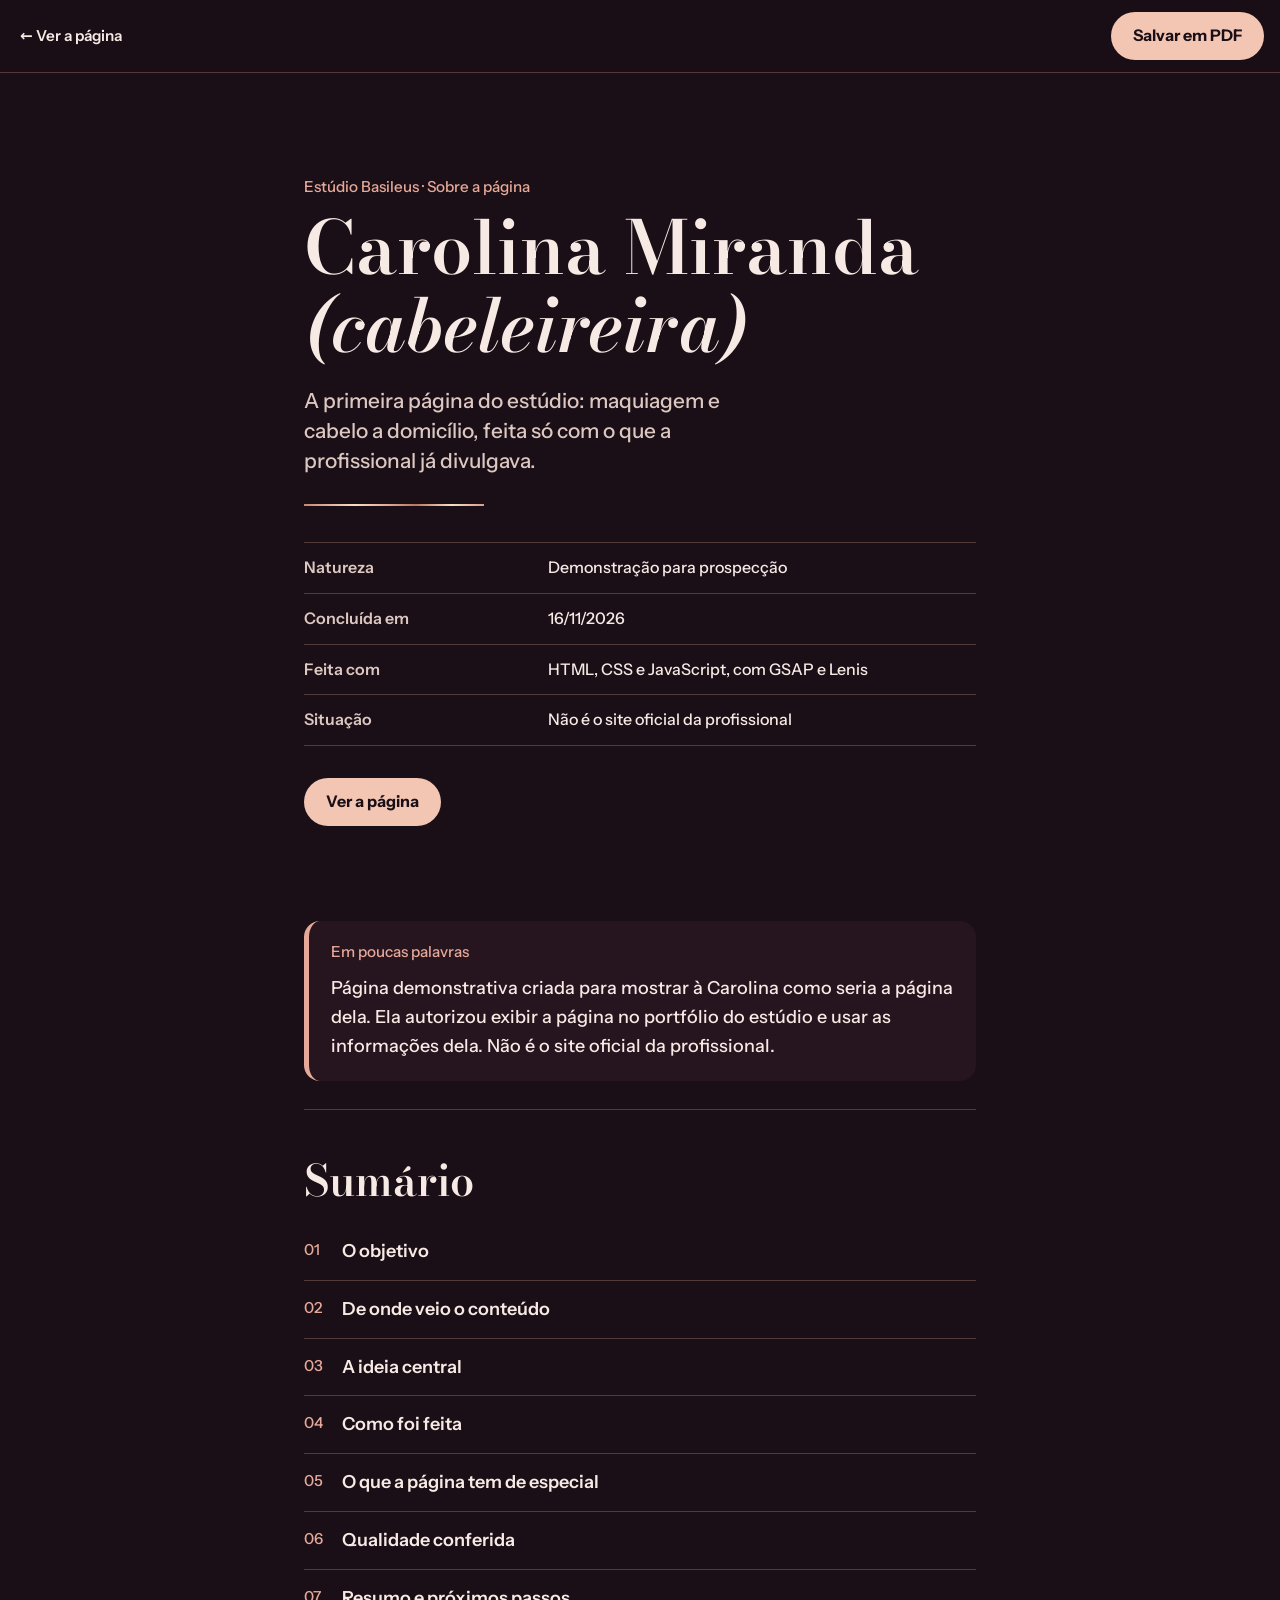
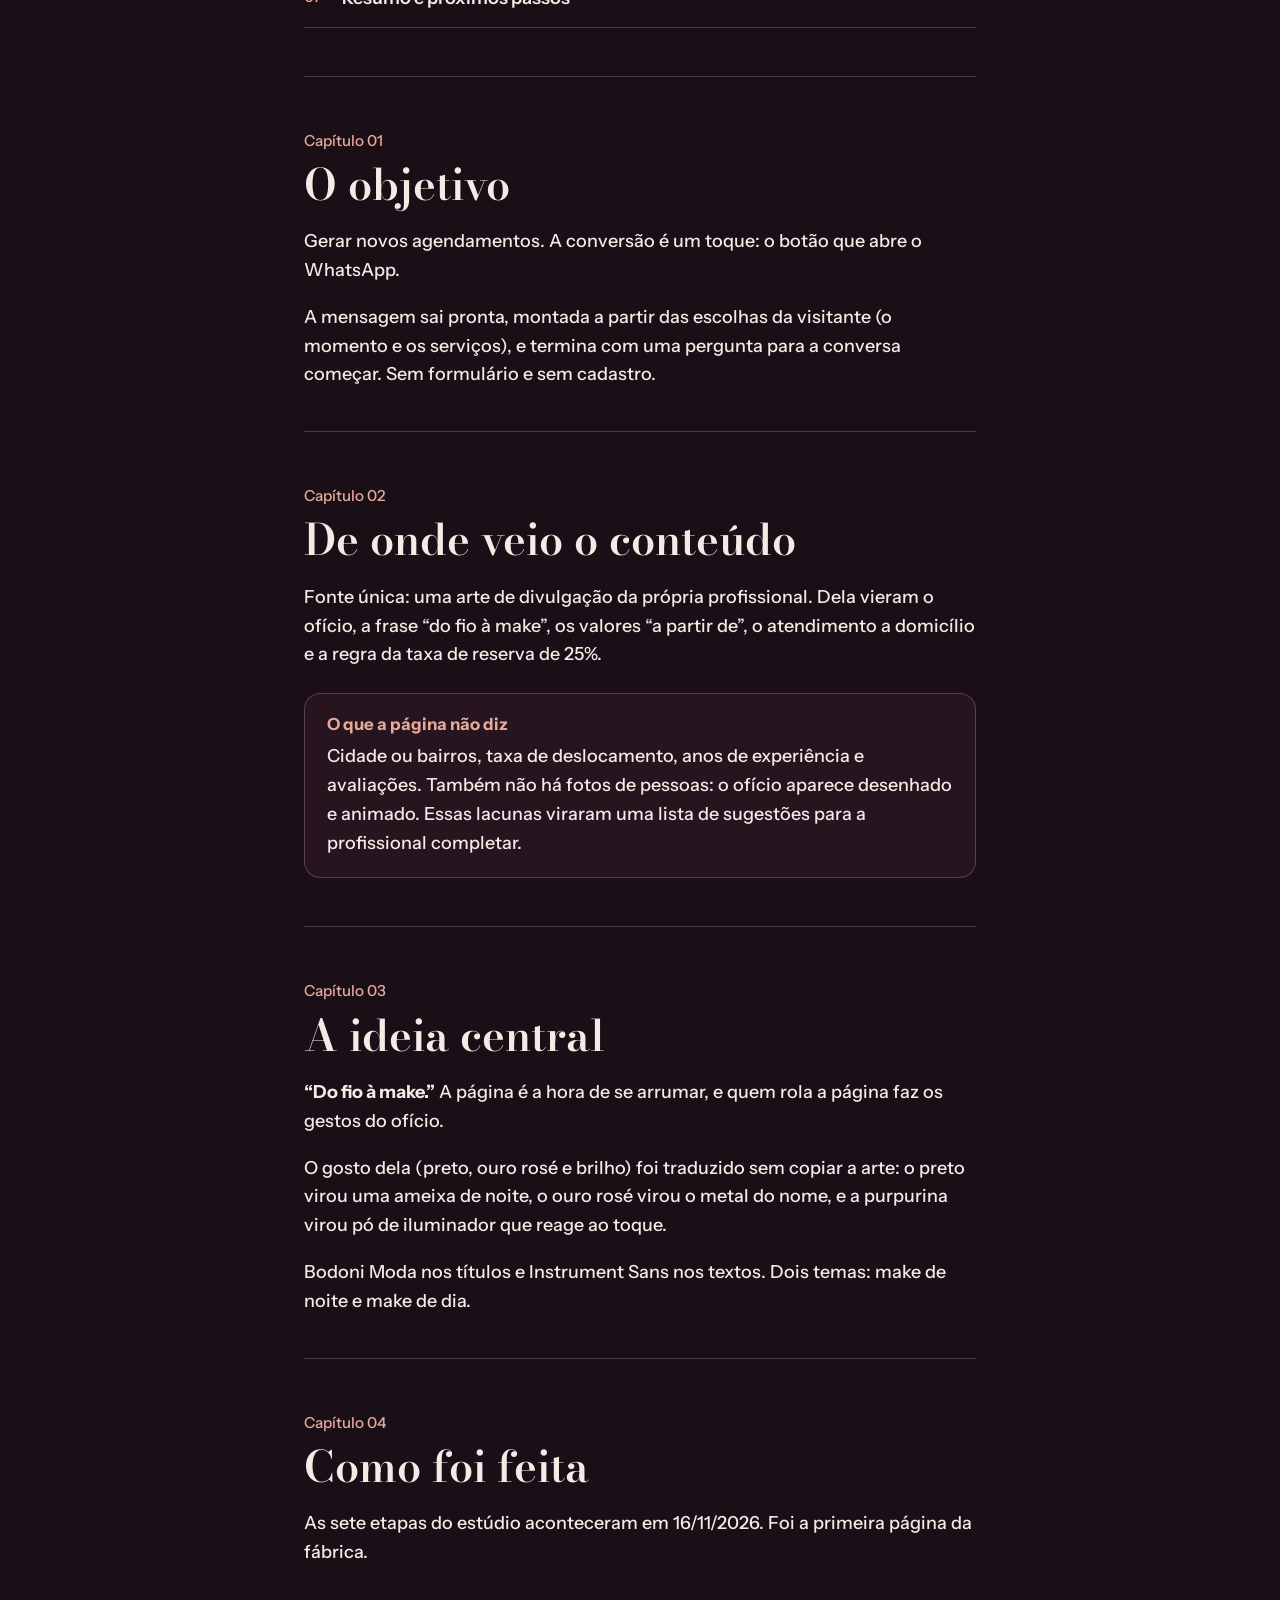
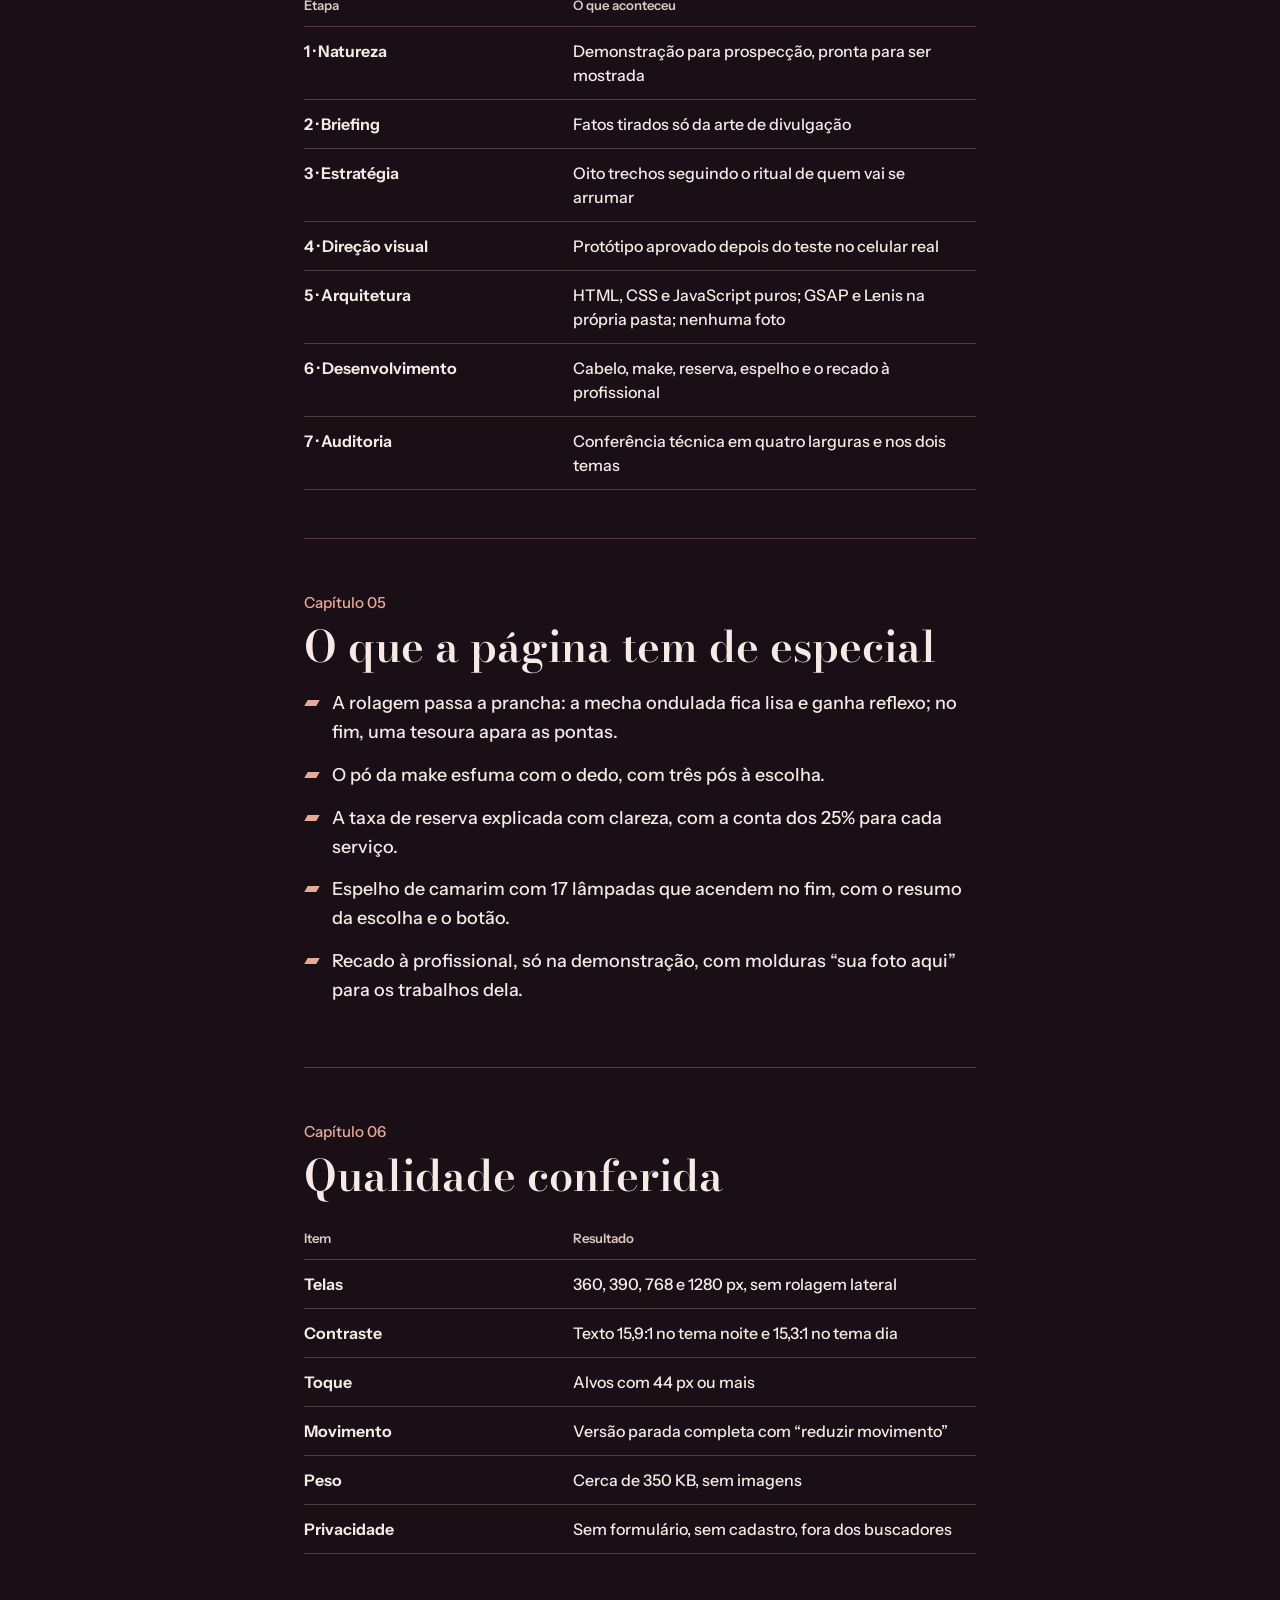
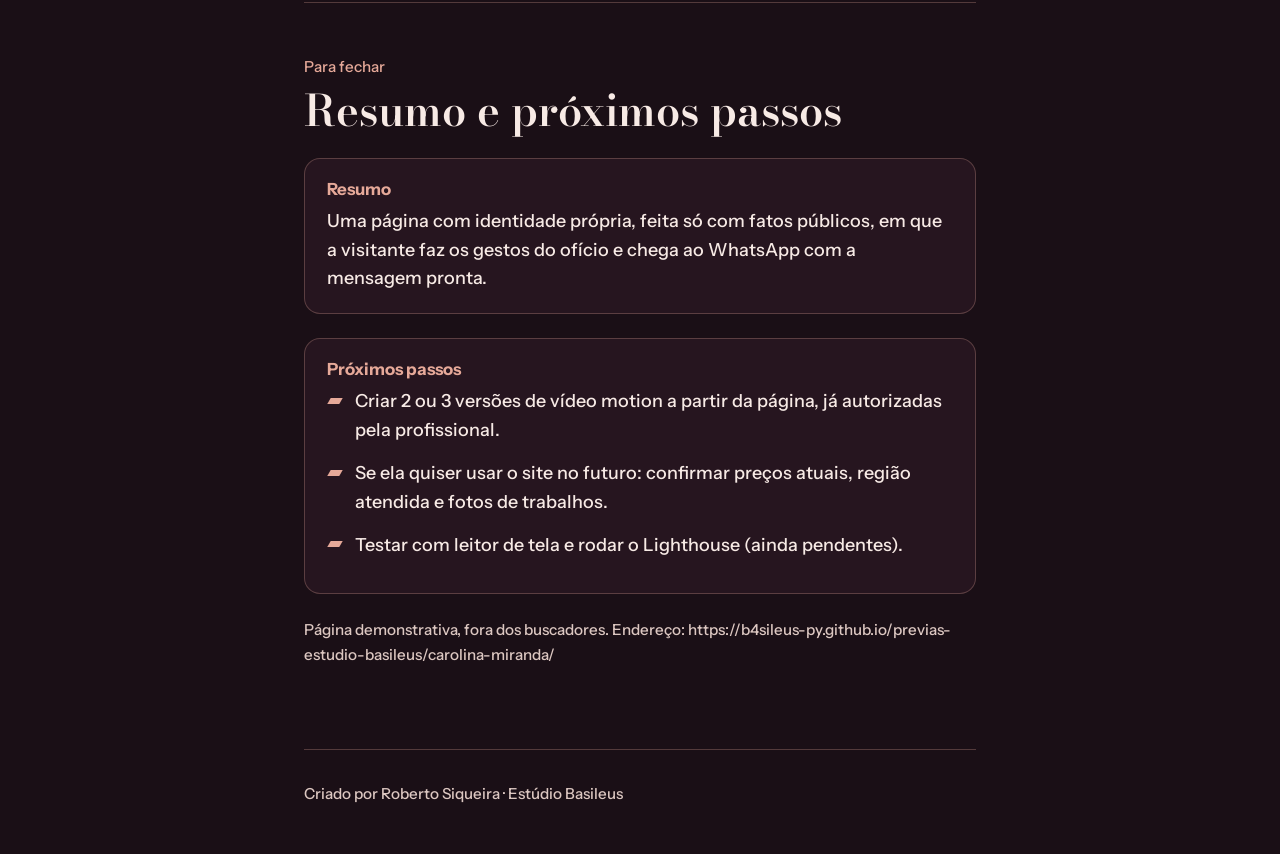
<file: carolina-miranda/sobre/index.html>
<!doctype html>
<!-- Criado por Roberto Siqueira · Estúdio Basileus -->
<html lang="pt-BR">
<head>
<meta charset="utf-8">
<meta name="viewport" content="width=device-width, initial-scale=1">
<meta name="robots" content="noindex, nofollow">
<meta name="theme-color" content="#1A0F16">
<meta name="description" content="Objetivo, processo de criação e decisões de design de uma página demonstrativa do Estúdio Basileus.">
<title>Sobre a página · Carolina Miranda</title>
<style>
@font-face{font-family:"Bodoni Moda";src:url("../fonts/bodoni-moda-variavel.woff2") format("woff2");font-weight:400 900;font-display:swap}
@font-face{font-family:"Bodoni Moda";src:url("../fonts/bodoni-moda-italica-variavel.woff2") format("woff2");font-weight:400 900;font-style:italic;font-display:swap}
@font-face{font-family:"Instrument Sans";src:url("../fonts/instrument-sans-variavel.woff2") format("woff2");font-weight:400 700;font-display:swap}
:root{--fundo:#1A0F16;--superficie:#26151F;--texto:#F7EAE5;--texto-2:#DCC7C1;--linha:rgba(230,169,153,.28);--linha-forte:rgba(230,169,153,.5);
--destaque:#E6A999;--destaque-fundo:#26151F;--botao:#F3C6B4;--botao-texto:#1A0F16;--foco:#F8DFC0;
--f-titulo:"Bodoni Moda",Georgia,serif;--f-texto:"Instrument Sans",system-ui,sans-serif;--f-rotulo:"Instrument Sans",system-ui,sans-serif;
--peso-titulo:600;--estilo-titulo:normal;--caixa-titulo:none;--esp-titulo:0;--caixa-rotulo:none;--esp-rotulo:0;--tam-rotulo:.95rem;color-scheme:dark}

*,*::before,*::after{box-sizing:border-box}
html{-webkit-text-size-adjust:100%}
body{margin:0;background:var(--fundo);color:var(--texto);font:500 1.125rem/1.6 var(--f-texto);-webkit-font-smoothing:antialiased}
a{color:inherit}
:focus-visible{outline:3px solid var(--foco);outline-offset:3px;border-radius:4px}
.barra{position:sticky;top:0;z-index:5;display:flex;justify-content:space-between;align-items:center;gap:12px;padding:12px 16px;
  background:color-mix(in srgb,var(--fundo) 92%,transparent);backdrop-filter:blur(8px);border-bottom:1px solid var(--linha)}
.barra a{font:600 .95rem/1.2 var(--f-texto);text-decoration:none;padding:10px 4px}
.botao{display:inline-flex;align-items:center;justify-content:center;gap:10px;min-height:48px;padding:12px 22px;border-radius:999px;border:0;
  background:var(--botao);color:var(--botao-texto);font:700 1rem/1.2 var(--f-texto);text-decoration:none;cursor:pointer;white-space:nowrap}
.botao.contorno{background:transparent;color:var(--texto);border:2px solid var(--linha-forte)}
.miolo{max-width:44rem;margin:0 auto;padding:0 16px}
.rotulo{font:500 var(--tam-rotulo)/1.4 var(--f-rotulo);letter-spacing:var(--esp-rotulo);text-transform:var(--caixa-rotulo);color:var(--destaque);margin:0 0 12px}
h1,h2,h3{font-family:var(--f-titulo);font-weight:var(--peso-titulo);text-transform:var(--caixa-titulo);letter-spacing:var(--esp-titulo);line-height:1.05;text-wrap:balance}
h1{font-size:clamp(2.6rem,11vw,4.6rem);margin:0}
h2{font-size:clamp(1.9rem,7vw,2.7rem);margin:0 0 20px}
h3{font-size:1.25rem;margin:0 0 8px;line-height:1.2}
p{margin:0 0 18px}
.capa{min-height:calc(100svh - 60px);display:flex;flex-direction:column;justify-content:center;padding:56px 0 40px}
.sub{font-size:1.3rem;line-height:1.45;color:var(--texto-2);margin:22px 0 0;max-width:32ch}
.ficha{display:grid;gap:0;margin:36px 0 0;padding:0;list-style:none;border-top:1px solid var(--linha)}
.ficha li{display:grid;grid-template-columns:minmax(8rem,34%) 1fr;gap:16px;padding:12px 0;border-bottom:1px solid var(--linha);font-size:1rem}
.ficha b{font-weight:600;color:var(--texto-2)}
.acoes{display:flex;flex-wrap:wrap;gap:12px;margin:32px 0 0}
.resumo{background:var(--destaque-fundo);border-left:5px solid var(--destaque);border-radius:16px;padding:20px 22px;margin:8px 0 28px}
.resumo p:last-child{margin:0}
.sumario{padding:48px 0;border-top:1px solid var(--linha)}
.sumario ol{list-style:none;margin:0;padding:0;counter-reset:s}
.sumario li{counter-increment:s;border-bottom:1px solid var(--linha)}
.sumario a{display:flex;gap:18px;padding:14px 0;text-decoration:none;font-weight:600}
.sumario a::before{content:counter(s,decimal-leading-zero);font:500 .95rem/1.7 var(--f-rotulo);color:var(--destaque);min-width:2ch}
section.cap{padding:56px 0 24px;border-top:1px solid var(--linha)}
.num{display:block;font:500 var(--tam-rotulo)/1 var(--f-rotulo);letter-spacing:var(--esp-rotulo);text-transform:var(--caixa-rotulo);color:var(--destaque);margin:0 0 14px}
.caixa{background:var(--superficie);border:1px solid var(--linha);border-radius:16px;padding:20px 22px;margin:24px 0}
.caixa h3{color:var(--destaque);font-family:var(--f-texto);text-transform:none;letter-spacing:0;font-weight:700;font-size:1.05rem}
.caixa p:last-child,.caixa ul:last-child{margin-bottom:0}
.tabela{overflow-x:auto;margin:8px 0 24px}
table{width:100%;border-collapse:collapse;font-size:1rem;line-height:1.5}
th,td{text-align:left;vertical-align:top;padding:12px 12px 12px 0;border-bottom:1px solid var(--linha)}
th{font:600 .82rem/1.3 var(--f-rotulo);letter-spacing:var(--esp-rotulo);text-transform:var(--caixa-rotulo);color:var(--texto-2)}
td:first-child{font-weight:650;padding-right:16px;width:40%}
ul.lista{margin:0 0 24px;padding:0;list-style:none}
ul.lista li{position:relative;padding:0 0 14px 28px}
ul.lista li::before{content:"";position:absolute;left:2px;top:.6em;width:12px;height:6px;background:var(--destaque);transform:skewX(-30deg)}
.fim{padding:56px 0 40px;border-top:1px solid var(--linha)}
.credito{padding:32px 0 48px;color:var(--texto-2);font-size:.95rem;border-top:1px solid var(--linha);margin-top:24px}
.aviso{color:var(--texto-2);font-size:.95rem}
.videos{display:grid;gap:40px 28px;padding:24px 0 8px;grid-template-columns:repeat(auto-fill,minmax(min(100%,290px),1fr))}
/* largura tirada da altura: o player tem sempre a proporção exata do vídeo (9:16), sem faixa sobrando */
.video video{display:block;width:min(100%,420px,calc(76svh * 9 / 16));height:auto;aspect-ratio:9/16;border-radius:20px;background:#000;border:1px solid var(--linha)}
.video h2,.video h3.titulo-video{font-size:clamp(1.5rem,5vw,2rem);margin:18px 0 6px}
.grupo{padding:32px 0 8px;border-top:1px solid var(--linha);margin-top:24px}
.grupo>h2{margin:0 0 4px}
.miolo.largo{max-width:68rem}
@media print{
  @page{size:A4;margin:0}
  html,body{-webkit-print-color-adjust:exact;print-color-adjust:exact;background:var(--fundo)}
  body{font-size:12.5pt;line-height:1.55}
  .barra,.acoes,.sem-impressao{display:none!important}
  .miolo{max-width:none;padding:18mm 20mm;-webkit-box-decoration-break:clone;box-decoration-break:clone}
  .capa{min-height:auto;height:250mm;padding:0;break-after:page}
  .sumario{break-after:page;border:0;padding-top:0}
  section.cap{padding:26pt 0 6pt}
  h1{font-size:42pt} h2{font-size:24pt;break-after:avoid} .sub{font-size:15pt}
  .num{break-after:avoid}
  .caixa,.resumo,tr,li{break-inside:avoid}
  .fim{padding-top:26pt}
  a{text-decoration:none}
}

.fio{width:180px;height:2px;margin:28px 0 0;background:linear-gradient(100deg,#C98670,#F8DFC0 28%,#E6A999 46%,#B9785C 62%,#F8DFC0 82%,#D99C88)}
h1,h2{font-variation-settings:"opsz" 18}em.real{font-style:italic}
</style>
</head>
<body>
<nav class="barra" aria-label="Navegação">
  <a href="../">← Ver a página</a>
  <button class="botao" type="button" onclick="window.print()">Salvar em PDF</button>
</nav>
<main class="miolo">
  <header class="capa">
    <p class="rotulo">Estúdio Basileus · Sobre a página</p>
    <h1>Carolina Miranda <em class="real">(cabeleireira)</em></h1>
    <p class="sub">A primeira página do estúdio: maquiagem e cabelo a domicílio, feita só com o que a profissional já divulgava.</p>
    <div class="fio" aria-hidden="true"></div>
    <ul class="ficha"><li><b>Natureza</b><span>Demonstração para prospecção</span></li><li><b>Concluída em</b><span>16/11/2026</span></li><li><b>Feita com</b><span>HTML, CSS e JavaScript, com GSAP e Lenis</span></li><li><b>Situação</b><span>Não é o site oficial da profissional</span></li></ul>
    <div class="acoes"><a class="botao" href="../">Ver a página</a></div>
  </header>
  <div class="resumo"><p class="rotulo">Em poucas palavras</p><p>Página demonstrativa criada para mostrar à Carolina como seria a página dela. Ela autorizou exibir a página no portfólio do estúdio e usar as informações dela. Não é o site oficial da profissional.</p></div>
  <nav class="sumario" aria-labelledby="sumario-t"><h2 id="sumario-t">Sumário</h2><ol><li><a href="#cap1">O objetivo</a></li><li><a href="#cap2">De onde veio o conteúdo</a></li><li><a href="#cap3">A ideia central</a></li><li><a href="#cap4">Como foi feita</a></li><li><a href="#cap5">O que a página tem de especial</a></li><li><a href="#cap6">Qualidade conferida</a></li><li><a href="#fim">Resumo e próximos passos</a></li></ol></nav>
  <section class="cap" id="cap1" aria-labelledby="t1"><span class="num">Capítulo 01</span><h2 id="t1">O objetivo</h2><p>Gerar novos agendamentos. A conversão é um toque: o botão que abre o WhatsApp.</p><p>A mensagem sai pronta, montada a partir das escolhas da visitante (o momento e os serviços), e termina com uma pergunta para a conversa começar. Sem formulário e sem cadastro.</p></section><section class="cap" id="cap2" aria-labelledby="t2"><span class="num">Capítulo 02</span><h2 id="t2">De onde veio o conteúdo</h2><p>Fonte única: uma arte de divulgação da própria profissional. Dela vieram o ofício, a frase “do fio à make”, os valores “a partir de”, o atendimento a domicílio e a regra da taxa de reserva de 25%.</p><div class="caixa"><h3>O que a página não diz</h3><p>Cidade ou bairros, taxa de deslocamento, anos de experiência e avaliações. Também não há fotos de pessoas: o ofício aparece desenhado e animado. Essas lacunas viraram uma lista de sugestões para a profissional completar.</p></div></section><section class="cap" id="cap3" aria-labelledby="t3"><span class="num">Capítulo 03</span><h2 id="t3">A ideia central</h2><p><strong>“Do fio à make.”</strong> A página é a hora de se arrumar, e quem rola a página faz os gestos do ofício.</p><p>O gosto dela (preto, ouro rosé e brilho) foi traduzido sem copiar a arte: o preto virou uma ameixa de noite, o ouro rosé virou o metal do nome, e a purpurina virou pó de iluminador que reage ao toque.</p><p>Bodoni Moda nos títulos e Instrument Sans nos textos. Dois temas: make de noite e make de dia.</p></section><section class="cap" id="cap4" aria-labelledby="t4"><span class="num">Capítulo 04</span><h2 id="t4">Como foi feita</h2><p>As sete etapas do estúdio aconteceram em 16/11/2026. Foi a primeira página da fábrica.</p><div class="tabela"><table><thead><tr><th scope="col">Etapa</th><th scope="col">O que aconteceu</th></tr></thead><tbody><tr><td>1 · Natureza</td><td>Demonstração para prospecção, pronta para ser mostrada</td></tr><tr><td>2 · Briefing</td><td>Fatos tirados só da arte de divulgação</td></tr><tr><td>3 · Estratégia</td><td>Oito trechos seguindo o ritual de quem vai se arrumar</td></tr><tr><td>4 · Direção visual</td><td>Protótipo aprovado depois do teste no celular real</td></tr><tr><td>5 · Arquitetura</td><td>HTML, CSS e JavaScript puros; GSAP e Lenis na própria pasta; nenhuma foto</td></tr><tr><td>6 · Desenvolvimento</td><td>Cabelo, make, reserva, espelho e o recado à profissional</td></tr><tr><td>7 · Auditoria</td><td>Conferência técnica em quatro larguras e nos dois temas</td></tr></tbody></table></div></section><section class="cap" id="cap5" aria-labelledby="t5"><span class="num">Capítulo 05</span><h2 id="t5">O que a página tem de especial</h2><ul class="lista"><li>A rolagem passa a prancha: a mecha ondulada fica lisa e ganha reflexo; no fim, uma tesoura apara as pontas.</li><li>O pó da make esfuma com o dedo, com três pós à escolha.</li><li>A taxa de reserva explicada com clareza, com a conta dos 25% para cada serviço.</li><li>Espelho de camarim com 17 lâmpadas que acendem no fim, com o resumo da escolha e o botão.</li><li>Recado à profissional, só na demonstração, com molduras “sua foto aqui” para os trabalhos dela.</li></ul></section><section class="cap" id="cap6" aria-labelledby="t6"><span class="num">Capítulo 06</span><h2 id="t6">Qualidade conferida</h2><div class="tabela"><table><thead><tr><th scope="col">Item</th><th scope="col">Resultado</th></tr></thead><tbody><tr><td>Telas</td><td>360, 390, 768 e 1280 px, sem rolagem lateral</td></tr><tr><td>Contraste</td><td>Texto 15,9:1 no tema noite e 15,3:1 no tema dia</td></tr><tr><td>Toque</td><td>Alvos com 44 px ou mais</td></tr><tr><td>Movimento</td><td>Versão parada completa com “reduzir movimento”</td></tr><tr><td>Peso</td><td>Cerca de 350 KB, sem imagens</td></tr><tr><td>Privacidade</td><td>Sem formulário, sem cadastro, fora dos buscadores</td></tr></tbody></table></div></section>
  <section class="fim" id="fim" aria-labelledby="fim-t">
    <span class="num">Para fechar</span>
    <h2 id="fim-t">Resumo e próximos passos</h2>
    <div class="caixa"><h3>Resumo</h3><p>Uma página com identidade própria, feita só com fatos públicos, em que a visitante faz os gestos do ofício e chega ao WhatsApp com a mensagem pronta.</p></div><div class="caixa"><h3>Próximos passos</h3><ul class="lista"><li>Criar 2 ou 3 versões de vídeo motion a partir da página, já autorizadas pela profissional.</li><li>Se ela quiser usar o site no futuro: confirmar preços atuais, região atendida e fotos de trabalhos.</li><li>Testar com leitor de tela e rodar o Lighthouse (ainda pendentes).</li></ul></div>
    <p class="aviso">Página demonstrativa, fora dos buscadores. Endereço: https://b4sileus-py.github.io/previas-estudio-basileus/carolina-miranda/</p>
  </section>
  <footer class="credito">Criado por Roberto Siqueira · Estúdio Basileus</footer>
</main>
</body>
</html>
</file>
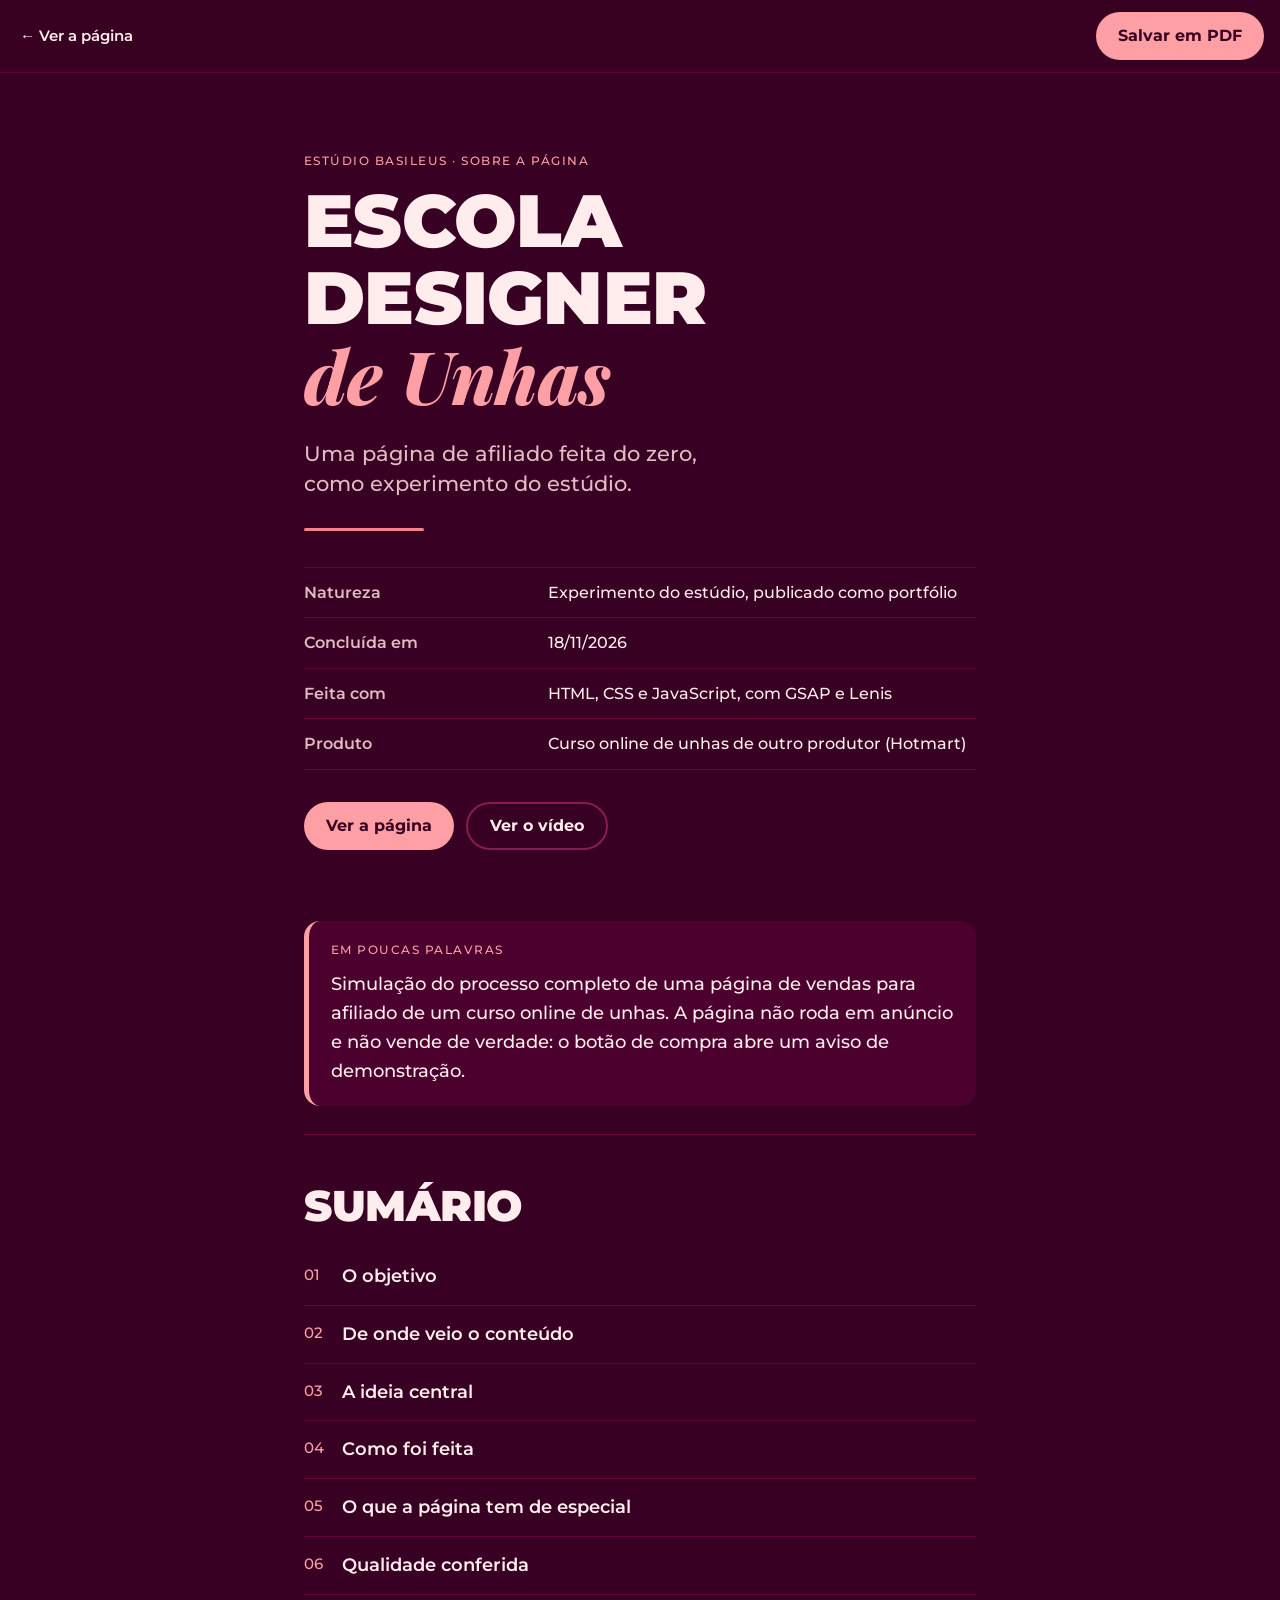
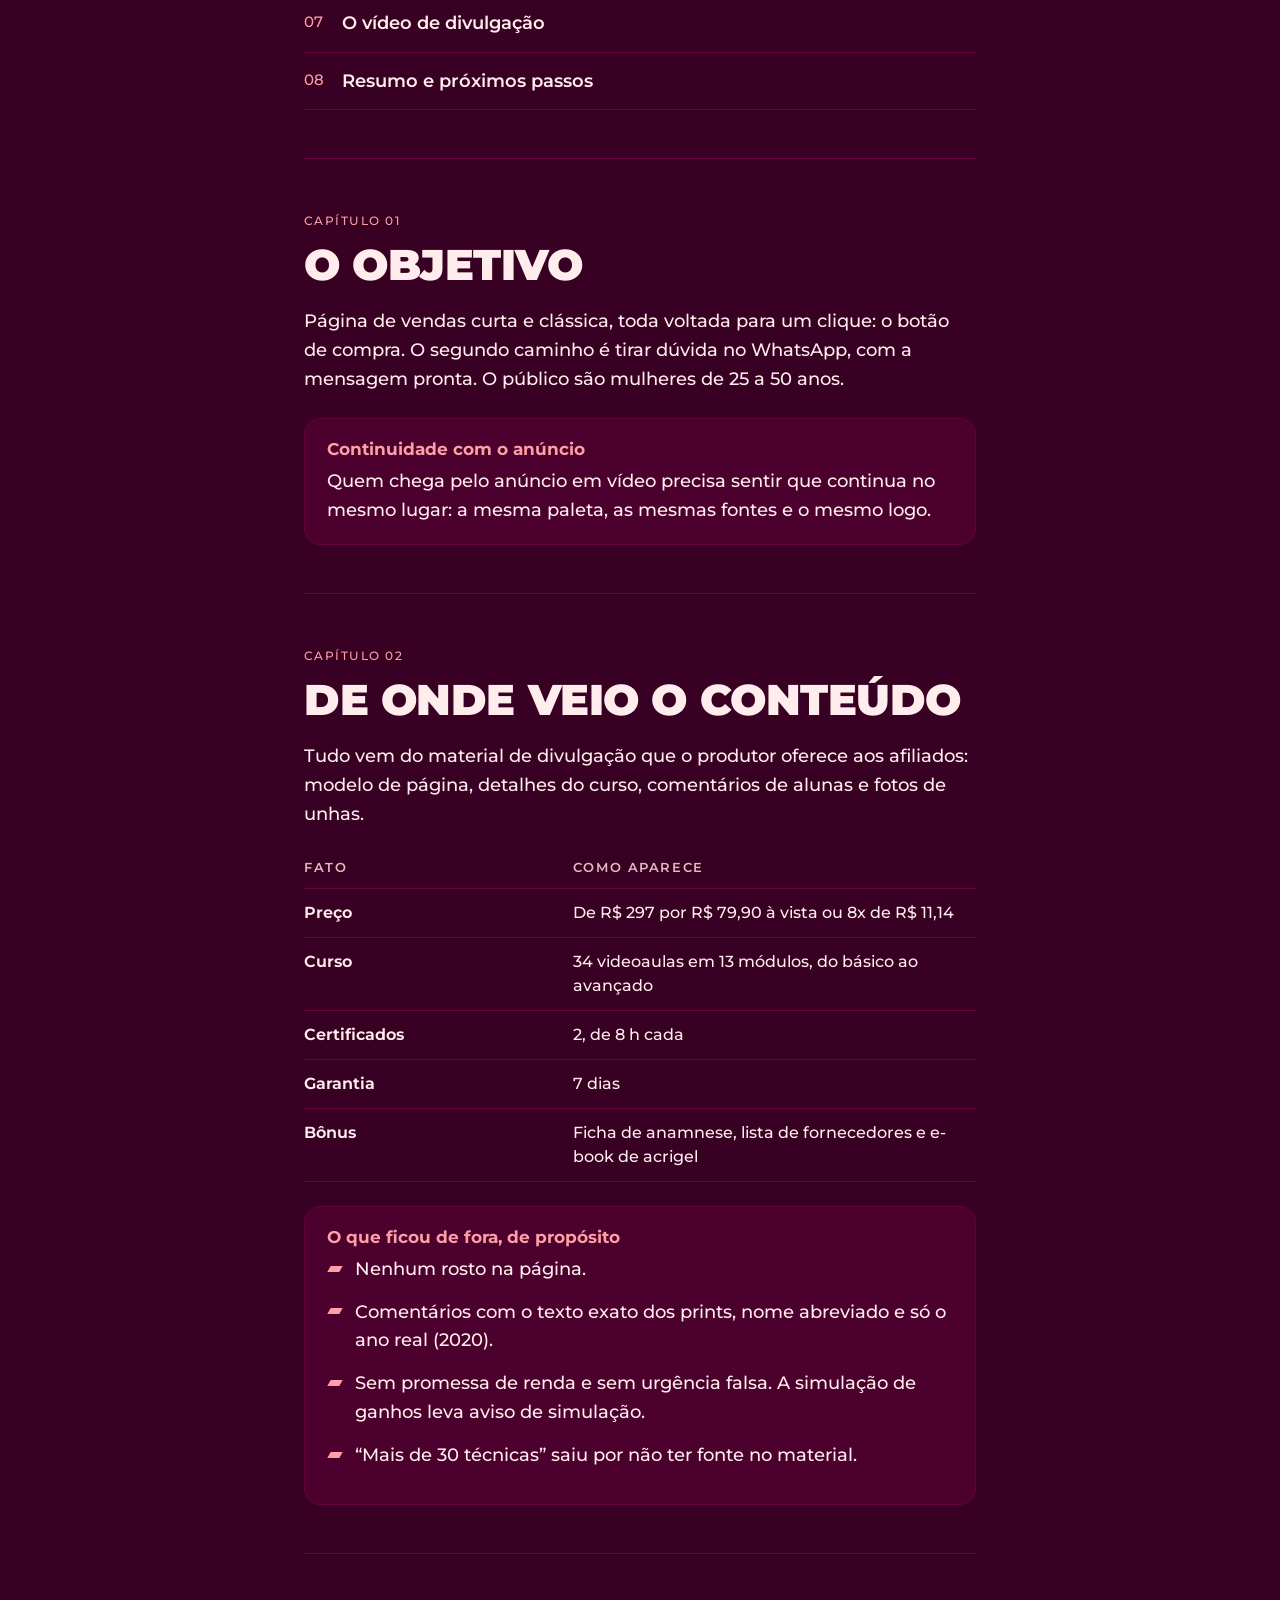
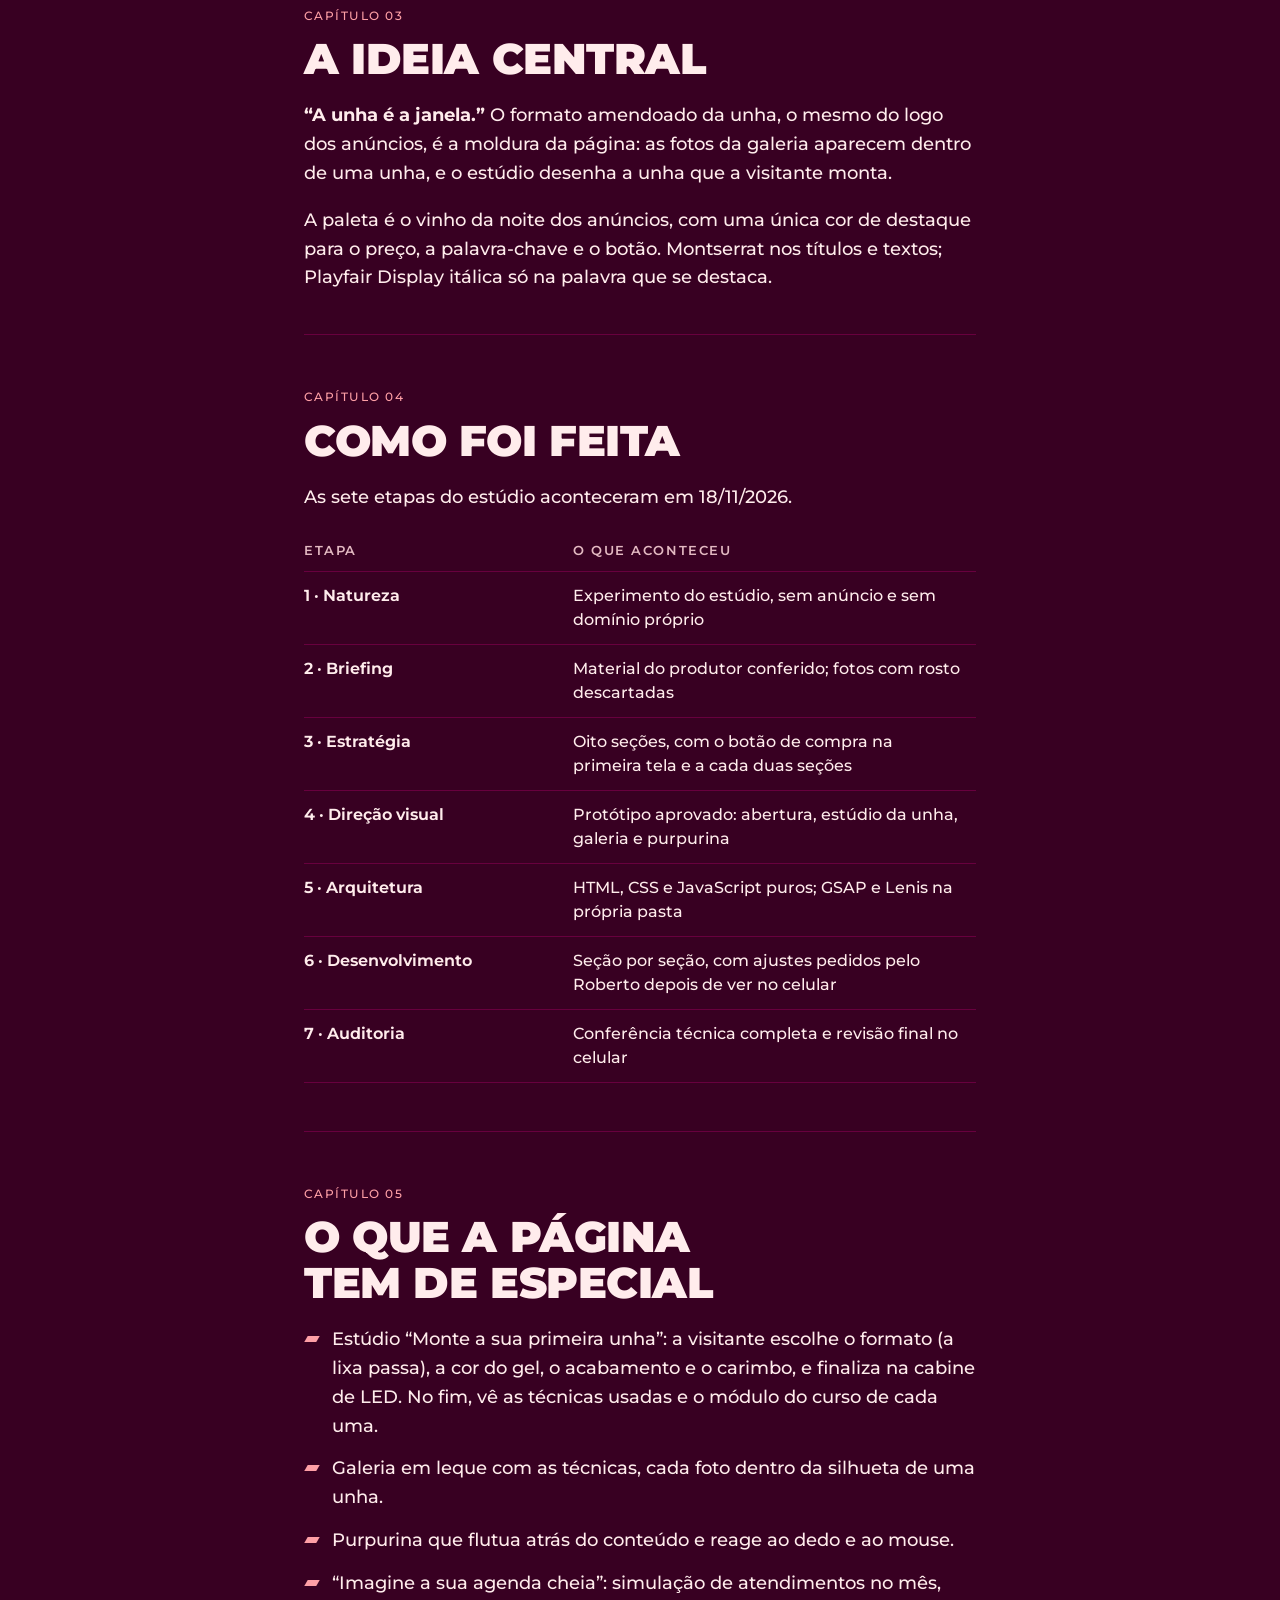
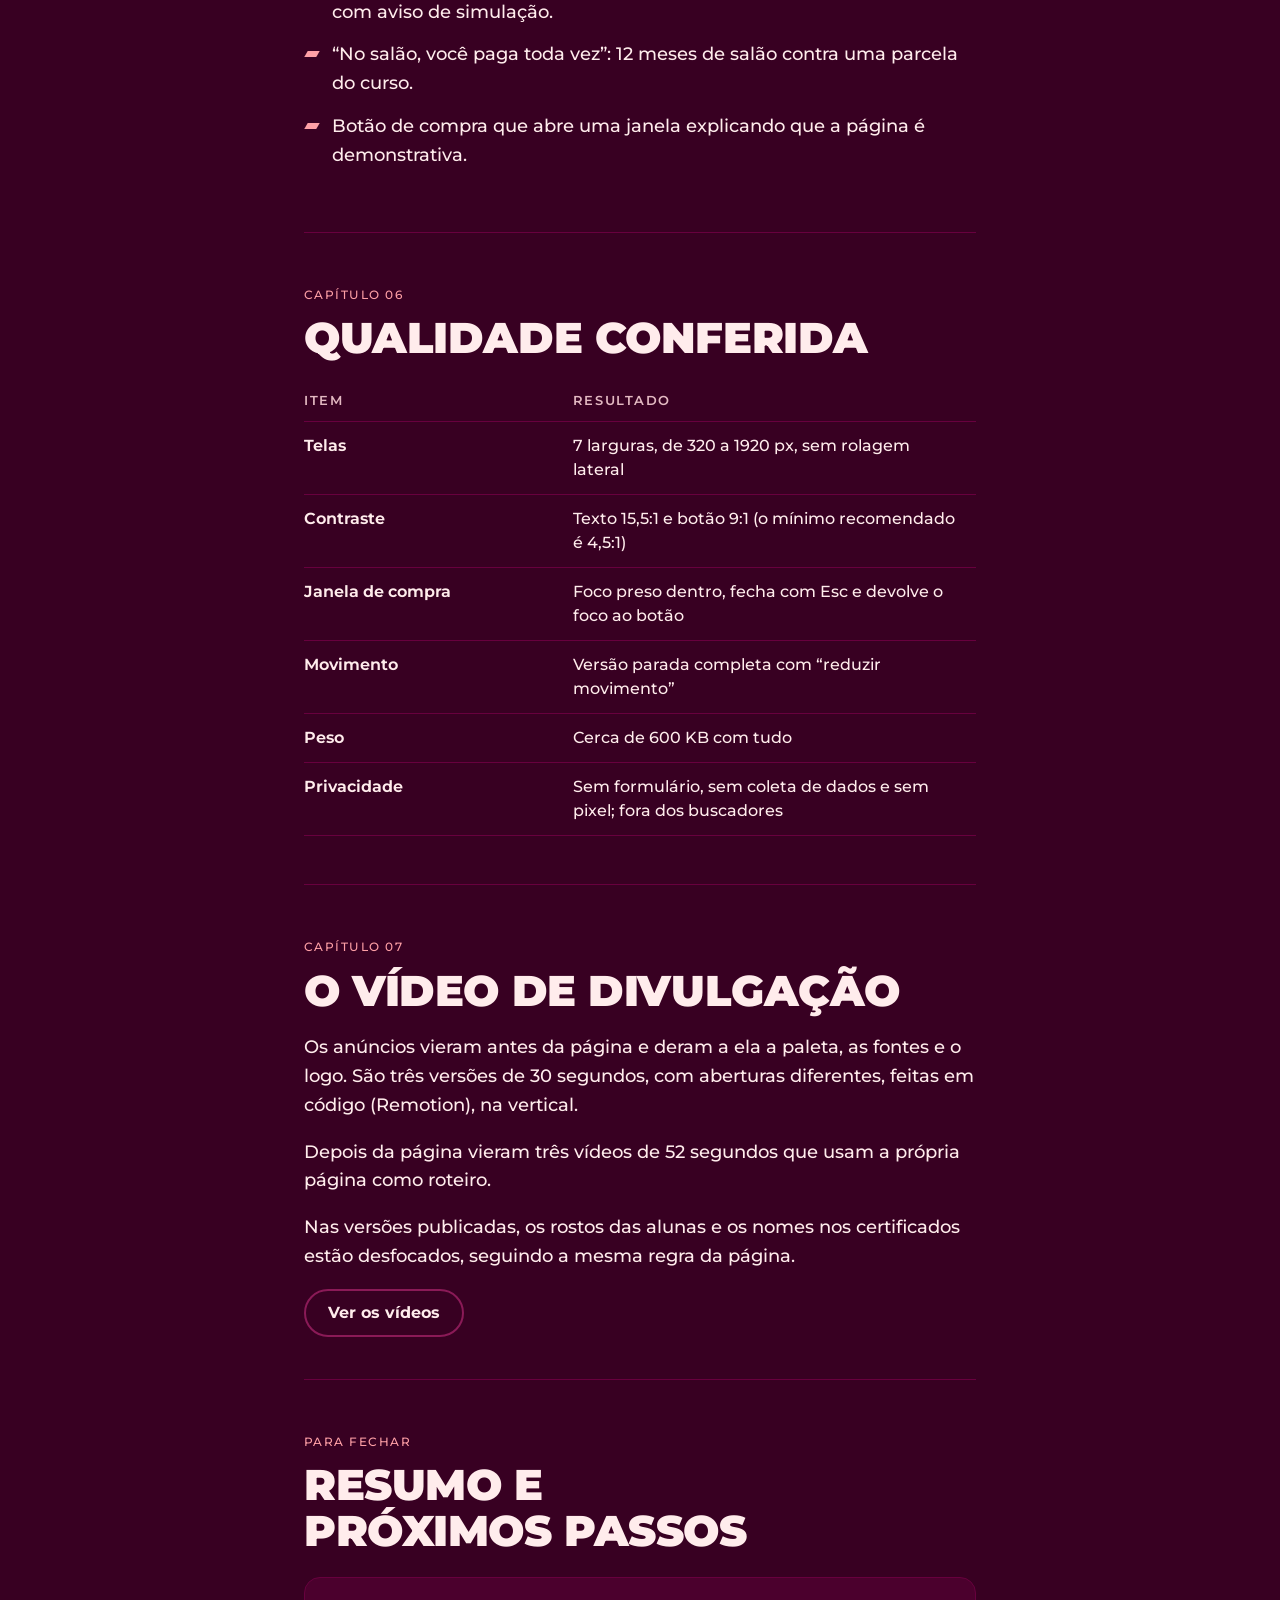
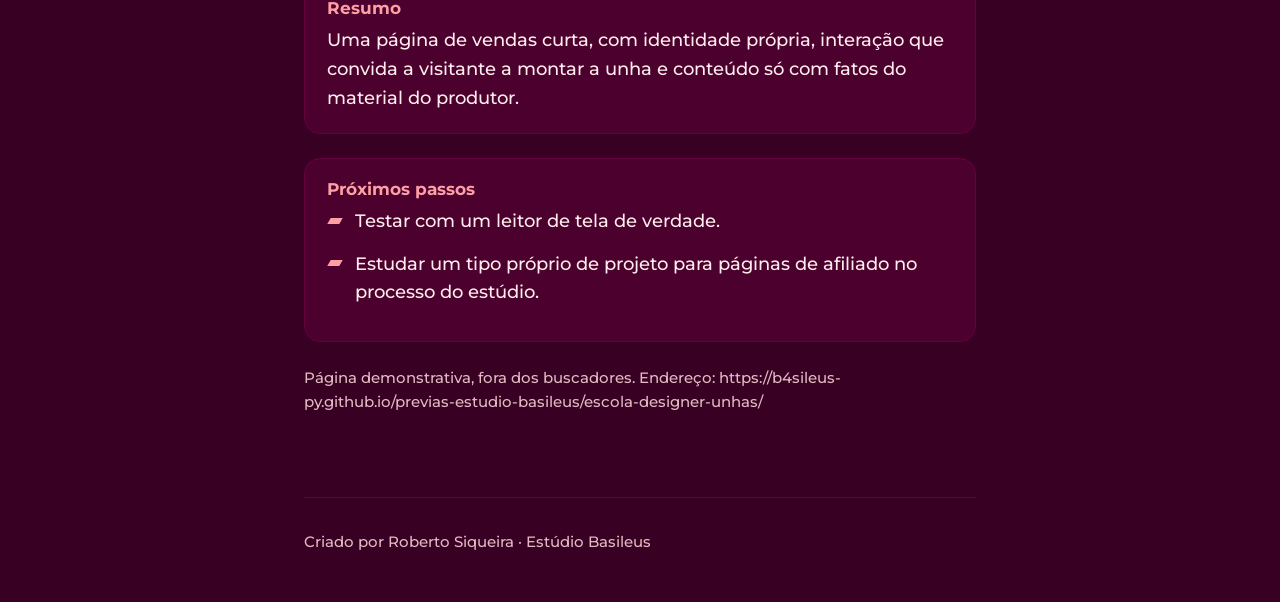
<file: escola-designer-unhas/sobre/index.html>
<!doctype html>
<!-- Criado por Roberto Siqueira · Estúdio Basileus -->
<html lang="pt-BR">
<head>
<meta charset="utf-8">
<meta name="viewport" content="width=device-width, initial-scale=1">
<meta name="robots" content="noindex, nofollow">
<meta name="theme-color" content="#380022">
<meta name="description" content="Objetivo, processo de criação e decisões de design da página de afiliado Escola Designer de Unhas, do Estúdio Basileus.">
<title>Sobre a página · Escola Designer de Unhas</title>
<style>
@font-face{font-family:"Montserrat";src:url("../fonts/montserrat-variavel.woff2") format("woff2");font-weight:400 900;font-display:swap}
@font-face{font-family:"Playfair Display";src:url("../fonts/playfair-display-italica-variavel.woff2") format("woff2");font-weight:600 900;font-style:italic;font-display:swap}
:root{--fundo:#380022;--superficie:#4B002D;--texto:#FFECEC;--texto-2:#E3B9C2;--linha:#67003E;--linha-forte:#8a1a57;
--destaque:#FE9FA6;--destaque-fundo:#4B002D;--botao:#FE9FA6;--botao-texto:#380022;--foco:#FFFFFF;
--f-titulo:"Montserrat","Segoe UI",Arial,sans-serif;--f-texto:"Montserrat","Segoe UI",Arial,sans-serif;--f-rotulo:"Montserrat","Segoe UI",Arial,sans-serif;
--peso-titulo:900;--estilo-titulo:normal;--caixa-titulo:uppercase;--esp-titulo:-0.01em;--caixa-rotulo:uppercase;--esp-rotulo:.12em;--tam-rotulo:.78rem;color-scheme:dark}

*,*::before,*::after{box-sizing:border-box}
html{-webkit-text-size-adjust:100%}
body{margin:0;background:var(--fundo);color:var(--texto);font:500 1.125rem/1.6 var(--f-texto);-webkit-font-smoothing:antialiased}
a{color:inherit}
:focus-visible{outline:3px solid var(--foco);outline-offset:3px;border-radius:4px}
.barra{position:sticky;top:0;z-index:5;display:flex;justify-content:space-between;align-items:center;gap:12px;padding:12px 16px;
  background:color-mix(in srgb,var(--fundo) 92%,transparent);backdrop-filter:blur(8px);border-bottom:1px solid var(--linha)}
.barra a{font:600 .95rem/1.2 var(--f-texto);text-decoration:none;padding:10px 4px}
.botao{display:inline-flex;align-items:center;justify-content:center;gap:10px;min-height:48px;padding:12px 22px;border-radius:999px;border:0;
  background:var(--botao);color:var(--botao-texto);font:700 1rem/1.2 var(--f-texto);text-decoration:none;cursor:pointer;white-space:nowrap}
.botao.contorno{background:transparent;color:var(--texto);border:2px solid var(--linha-forte)}
.miolo{max-width:44rem;margin:0 auto;padding:0 16px}
.rotulo{font:500 var(--tam-rotulo)/1.4 var(--f-rotulo);letter-spacing:var(--esp-rotulo);text-transform:var(--caixa-rotulo);color:var(--destaque);margin:0 0 12px}
h1,h2,h3{font-family:var(--f-titulo);font-weight:var(--peso-titulo);text-transform:var(--caixa-titulo);letter-spacing:var(--esp-titulo);line-height:1.05;text-wrap:balance}
h1{font-size:clamp(2.6rem,11vw,4.6rem);margin:0}
h2{font-size:clamp(1.9rem,7vw,2.7rem);margin:0 0 20px}
h3{font-size:1.25rem;margin:0 0 8px;line-height:1.2}
p{margin:0 0 18px}
.capa{min-height:calc(100svh - 60px);display:flex;flex-direction:column;justify-content:center;padding:56px 0 40px}
.sub{font-size:1.3rem;line-height:1.45;color:var(--texto-2);margin:22px 0 0;max-width:32ch}
.ficha{display:grid;gap:0;margin:36px 0 0;padding:0;list-style:none;border-top:1px solid var(--linha)}
.ficha li{display:grid;grid-template-columns:minmax(8rem,34%) 1fr;gap:16px;padding:12px 0;border-bottom:1px solid var(--linha);font-size:1rem}
.ficha b{font-weight:600;color:var(--texto-2)}
.acoes{display:flex;flex-wrap:wrap;gap:12px;margin:32px 0 0}
.resumo{background:var(--destaque-fundo);border-left:5px solid var(--destaque);border-radius:16px;padding:20px 22px;margin:8px 0 28px}
.resumo p:last-child{margin:0}
.sumario{padding:48px 0;border-top:1px solid var(--linha)}
.sumario ol{list-style:none;margin:0;padding:0;counter-reset:s}
.sumario li{counter-increment:s;border-bottom:1px solid var(--linha)}
.sumario a{display:flex;gap:18px;padding:14px 0;text-decoration:none;font-weight:600}
.sumario a::before{content:counter(s,decimal-leading-zero);font:500 .95rem/1.7 var(--f-rotulo);color:var(--destaque);min-width:2ch}
section.cap{padding:56px 0 24px;border-top:1px solid var(--linha)}
.num{display:block;font:500 var(--tam-rotulo)/1 var(--f-rotulo);letter-spacing:var(--esp-rotulo);text-transform:var(--caixa-rotulo);color:var(--destaque);margin:0 0 14px}
.caixa{background:var(--superficie);border:1px solid var(--linha);border-radius:16px;padding:20px 22px;margin:24px 0}
.caixa h3{color:var(--destaque);font-family:var(--f-texto);text-transform:none;letter-spacing:0;font-weight:700;font-size:1.05rem}
.caixa p:last-child,.caixa ul:last-child{margin-bottom:0}
.tabela{overflow-x:auto;margin:8px 0 24px}
table{width:100%;border-collapse:collapse;font-size:1rem;line-height:1.5}
th,td{text-align:left;vertical-align:top;padding:12px 12px 12px 0;border-bottom:1px solid var(--linha)}
th{font:600 .82rem/1.3 var(--f-rotulo);letter-spacing:var(--esp-rotulo);text-transform:var(--caixa-rotulo);color:var(--texto-2)}
td:first-child{font-weight:650;padding-right:16px;width:40%}
ul.lista{margin:0 0 24px;padding:0;list-style:none}
ul.lista li{position:relative;padding:0 0 14px 28px}
ul.lista li::before{content:"";position:absolute;left:2px;top:.6em;width:12px;height:6px;background:var(--destaque);transform:skewX(-30deg)}
.fim{padding:56px 0 40px;border-top:1px solid var(--linha)}
.credito{padding:32px 0 48px;color:var(--texto-2);font-size:.95rem;border-top:1px solid var(--linha);margin-top:24px}
.aviso{color:var(--texto-2);font-size:.95rem}
.videos{display:grid;gap:40px 28px;padding:24px 0 8px;grid-template-columns:repeat(auto-fill,minmax(min(100%,290px),1fr))}
/* largura tirada da altura: o player tem sempre a proporção exata do vídeo (9:16), sem faixa sobrando */
.video video{display:block;width:min(100%,420px,calc(76svh * 9 / 16));height:auto;aspect-ratio:9/16;border-radius:20px;background:#000;border:1px solid var(--linha)}
.video h2,.video h3.titulo-video{font-size:clamp(1.5rem,5vw,2rem);margin:18px 0 6px}
.grupo{padding:32px 0 8px;border-top:1px solid var(--linha);margin-top:24px}
.grupo>h2{margin:0 0 4px}
.miolo.largo{max-width:68rem}
@media print{
  @page{size:A4;margin:0}
  html,body{-webkit-print-color-adjust:exact;print-color-adjust:exact;background:var(--fundo)}
  body{font-size:12.5pt;line-height:1.55}
  .barra,.acoes,.sem-impressao{display:none!important}
  .miolo{max-width:none;padding:18mm 20mm;-webkit-box-decoration-break:clone;box-decoration-break:clone}
  .capa{min-height:auto;height:250mm;padding:0;break-after:page}
  .sumario{break-after:page;border:0;padding-top:0}
  section.cap{padding:26pt 0 6pt}
  h1{font-size:42pt} h2{font-size:24pt;break-after:avoid} .sub{font-size:15pt}
  .num{break-after:avoid}
  .caixa,.resumo,tr,li{break-inside:avoid}
  .fim{padding-top:26pt}
  a{text-decoration:none}
}

.linha-rosa{width:120px;height:3px;background:#EF828B;margin:28px 0 0;border-radius:3px}
em.real{font-family:"Playfair Display",Georgia,serif;font-style:italic;text-transform:none;font-weight:800;color:var(--destaque)}
</style>
</head>
<body>
<nav class="barra" aria-label="Navegação">
  <a href="../">← Ver a página</a>
  <button class="botao" type="button" onclick="window.print()">Salvar em PDF</button>
</nav>
<main class="miolo">
  <header class="capa">
    <p class="rotulo">Estúdio Basileus · Sobre a página</p>
    <h1>Escola Designer <em class="real">de Unhas</em></h1>
    <p class="sub">Uma página de afiliado feita do zero, como experimento do estúdio.</p>
    <div class="linha-rosa" aria-hidden="true"></div>
    <ul class="ficha"><li><b>Natureza</b><span>Experimento do estúdio, publicado como portfólio</span></li><li><b>Concluída em</b><span>18/11/2026</span></li><li><b>Feita com</b><span>HTML, CSS e JavaScript, com GSAP e Lenis</span></li><li><b>Produto</b><span>Curso online de unhas de outro produtor (Hotmart)</span></li></ul>
    <div class="acoes"><a class="botao" href="../">Ver a página</a><a class="botao contorno" href="../video/">Ver o vídeo</a></div>
  </header>
  <div class="resumo"><p class="rotulo">Em poucas palavras</p><p>Simulação do processo completo de uma página de vendas para afiliado de um curso online de unhas. A página não roda em anúncio e não vende de verdade: o botão de compra abre um aviso de demonstração.</p></div>
  <nav class="sumario" aria-labelledby="sumario-t"><h2 id="sumario-t">Sumário</h2><ol><li><a href="#cap1">O objetivo</a></li><li><a href="#cap2">De onde veio o conteúdo</a></li><li><a href="#cap3">A ideia central</a></li><li><a href="#cap4">Como foi feita</a></li><li><a href="#cap5">O que a página tem de especial</a></li><li><a href="#cap6">Qualidade conferida</a></li><li><a href="#cap7">O vídeo de divulgação</a></li><li><a href="#fim">Resumo e próximos passos</a></li></ol></nav>
  <section class="cap" id="cap1" aria-labelledby="t1"><span class="num">Capítulo 01</span><h2 id="t1">O objetivo</h2><p>Página de vendas curta e clássica, toda voltada para um clique: o botão de compra. O segundo caminho é tirar dúvida no WhatsApp, com a mensagem pronta. O público são mulheres de 25 a 50 anos.</p><div class="caixa"><h3>Continuidade com o anúncio</h3><p>Quem chega pelo anúncio em vídeo precisa sentir que continua no mesmo lugar: a mesma paleta, as mesmas fontes e o mesmo logo.</p></div></section><section class="cap" id="cap2" aria-labelledby="t2"><span class="num">Capítulo 02</span><h2 id="t2">De onde veio o conteúdo</h2><p>Tudo vem do material de divulgação que o produtor oferece aos afiliados: modelo de página, detalhes do curso, comentários de alunas e fotos de unhas.</p><div class="tabela"><table><thead><tr><th scope="col">Fato</th><th scope="col">Como aparece</th></tr></thead><tbody><tr><td>Preço</td><td>De R$ 297 por R$ 79,90 à vista ou 8x de R$ 11,14</td></tr><tr><td>Curso</td><td>34 videoaulas em 13 módulos, do básico ao avançado</td></tr><tr><td>Certificados</td><td>2, de 8 h cada</td></tr><tr><td>Garantia</td><td>7 dias</td></tr><tr><td>Bônus</td><td>Ficha de anamnese, lista de fornecedores e e-book de acrigel</td></tr></tbody></table></div><div class="caixa"><h3>O que ficou de fora, de propósito</h3><ul class="lista"><li>Nenhum rosto na página.</li><li>Comentários com o texto exato dos prints, nome abreviado e só o ano real (2020).</li><li>Sem promessa de renda e sem urgência falsa. A simulação de ganhos leva aviso de simulação.</li><li>“Mais de 30 técnicas” saiu por não ter fonte no material.</li></ul></div></section><section class="cap" id="cap3" aria-labelledby="t3"><span class="num">Capítulo 03</span><h2 id="t3">A ideia central</h2><p><strong>“A unha é a janela.”</strong> O formato amendoado da unha, o mesmo do logo dos anúncios, é a moldura da página: as fotos da galeria aparecem dentro de uma unha, e o estúdio desenha a unha que a visitante monta.</p><p>A paleta é o vinho da noite dos anúncios, com uma única cor de destaque para o preço, a palavra-chave e o botão. Montserrat nos títulos e textos; Playfair Display itálica só na palavra que se destaca.</p></section><section class="cap" id="cap4" aria-labelledby="t4"><span class="num">Capítulo 04</span><h2 id="t4">Como foi feita</h2><p>As sete etapas do estúdio aconteceram em 18/11/2026.</p><div class="tabela"><table><thead><tr><th scope="col">Etapa</th><th scope="col">O que aconteceu</th></tr></thead><tbody><tr><td>1 · Natureza</td><td>Experimento do estúdio, sem anúncio e sem domínio próprio</td></tr><tr><td>2 · Briefing</td><td>Material do produtor conferido; fotos com rosto descartadas</td></tr><tr><td>3 · Estratégia</td><td>Oito seções, com o botão de compra na primeira tela e a cada duas seções</td></tr><tr><td>4 · Direção visual</td><td>Protótipo aprovado: abertura, estúdio da unha, galeria e purpurina</td></tr><tr><td>5 · Arquitetura</td><td>HTML, CSS e JavaScript puros; GSAP e Lenis na própria pasta</td></tr><tr><td>6 · Desenvolvimento</td><td>Seção por seção, com ajustes pedidos pelo Roberto depois de ver no celular</td></tr><tr><td>7 · Auditoria</td><td>Conferência técnica completa e revisão final no celular</td></tr></tbody></table></div></section><section class="cap" id="cap5" aria-labelledby="t5"><span class="num">Capítulo 05</span><h2 id="t5">O que a página tem de especial</h2><ul class="lista"><li>Estúdio “Monte a sua primeira unha”: a visitante escolhe o formato (a lixa passa), a cor do gel, o acabamento e o carimbo, e finaliza na cabine de LED. No fim, vê as técnicas usadas e o módulo do curso de cada uma.</li><li>Galeria em leque com as técnicas, cada foto dentro da silhueta de uma unha.</li><li>Purpurina que flutua atrás do conteúdo e reage ao dedo e ao mouse.</li><li>“Imagine a sua agenda cheia”: simulação de atendimentos no mês, com aviso de simulação.</li><li>“No salão, você paga toda vez”: 12 meses de salão contra uma parcela do curso.</li><li>Botão de compra que abre uma janela explicando que a página é demonstrativa.</li></ul></section><section class="cap" id="cap6" aria-labelledby="t6"><span class="num">Capítulo 06</span><h2 id="t6">Qualidade conferida</h2><div class="tabela"><table><thead><tr><th scope="col">Item</th><th scope="col">Resultado</th></tr></thead><tbody><tr><td>Telas</td><td>7 larguras, de 320 a 1920 px, sem rolagem lateral</td></tr><tr><td>Contraste</td><td>Texto 15,5:1 e botão 9:1 (o mínimo recomendado é 4,5:1)</td></tr><tr><td>Janela de compra</td><td>Foco preso dentro, fecha com Esc e devolve o foco ao botão</td></tr><tr><td>Movimento</td><td>Versão parada completa com “reduzir movimento”</td></tr><tr><td>Peso</td><td>Cerca de 600 KB com tudo</td></tr><tr><td>Privacidade</td><td>Sem formulário, sem coleta de dados e sem pixel; fora dos buscadores</td></tr></tbody></table></div></section><section class="cap" id="cap7" aria-labelledby="t7"><span class="num">Capítulo 07</span><h2 id="t7">O vídeo de divulgação</h2><p>Os anúncios vieram antes da página e deram a ela a paleta, as fontes e o logo. São três versões de 30 segundos, com aberturas diferentes, feitas em código (Remotion), na vertical.</p><p>Depois da página vieram três vídeos de 52 segundos que usam a própria página como roteiro.</p><p>Nas versões publicadas, os rostos das alunas e os nomes nos certificados estão desfocados, seguindo a mesma regra da página.</p><p class="sem-impressao"><a class="botao contorno" href="../video/">Ver os vídeos</a></p></section>
  <section class="fim" id="fim" aria-labelledby="fim-t">
    <span class="num">Para fechar</span>
    <h2 id="fim-t">Resumo e próximos passos</h2>
    <div class="caixa"><h3>Resumo</h3><p>Uma página de vendas curta, com identidade própria, interação que convida a visitante a montar a unha e conteúdo só com fatos do material do produtor.</p></div><div class="caixa"><h3>Próximos passos</h3><ul class="lista"><li>Testar com um leitor de tela de verdade.</li><li>Estudar um tipo próprio de projeto para páginas de afiliado no processo do estúdio.</li></ul></div>
    <p class="aviso">Página demonstrativa, fora dos buscadores. Endereço: https://b4sileus-py.github.io/previas-estudio-basileus/escola-designer-unhas/</p>
  </section>
  <footer class="credito">Criado por Roberto Siqueira · Estúdio Basileus</footer>
</main>
</body>
</html>
</file>
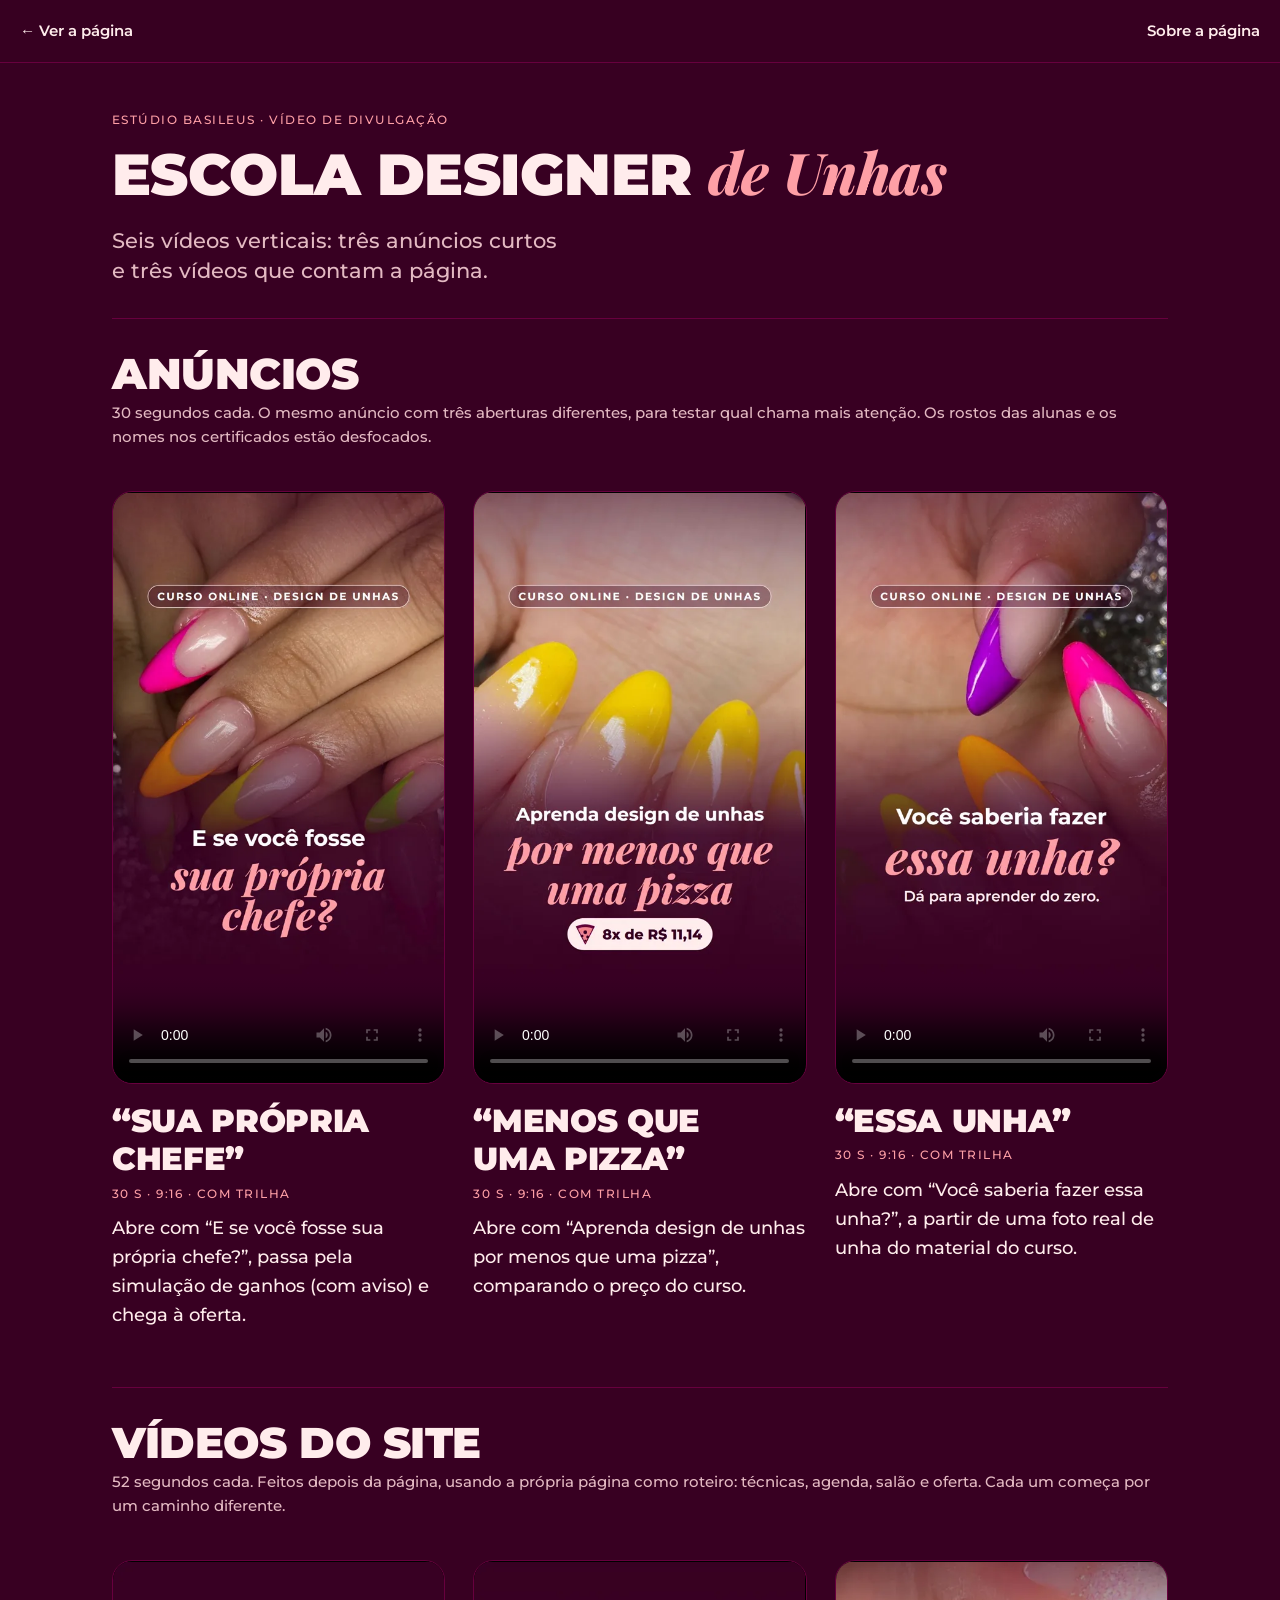
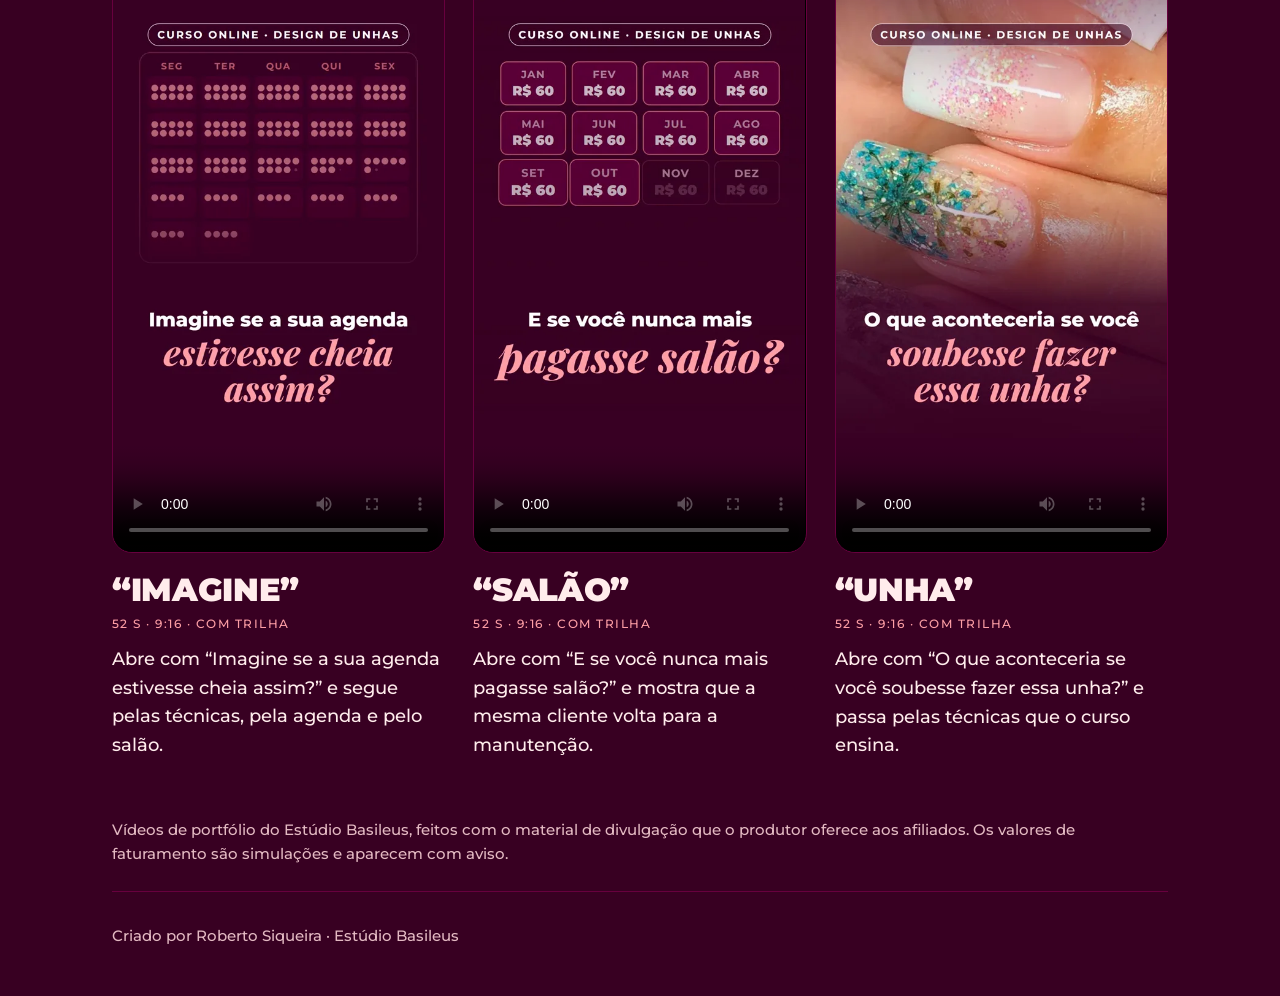
<file: escola-designer-unhas/video/index.html>
<!doctype html>
<!-- Criado por Roberto Siqueira · Estúdio Basileus -->
<html lang="pt-BR">
<head>
<meta charset="utf-8">
<meta name="viewport" content="width=device-width, initial-scale=1">
<meta name="robots" content="noindex, nofollow">
<meta name="theme-color" content="#380022">
<meta name="description" content="Vídeos de divulgação da página de afiliado Escola Designer de Unhas, do Estúdio Basileus.">
<title>Vídeos · Escola Designer de Unhas</title>
<style>
@font-face{font-family:"Montserrat";src:url("../fonts/montserrat-variavel.woff2") format("woff2");font-weight:400 900;font-display:swap}
@font-face{font-family:"Playfair Display";src:url("../fonts/playfair-display-italica-variavel.woff2") format("woff2");font-weight:600 900;font-style:italic;font-display:swap}
:root{--fundo:#380022;--superficie:#4B002D;--texto:#FFECEC;--texto-2:#E3B9C2;--linha:#67003E;--linha-forte:#8a1a57;
--destaque:#FE9FA6;--destaque-fundo:#4B002D;--botao:#FE9FA6;--botao-texto:#380022;--foco:#FFFFFF;
--f-titulo:"Montserrat","Segoe UI",Arial,sans-serif;--f-texto:"Montserrat","Segoe UI",Arial,sans-serif;--f-rotulo:"Montserrat","Segoe UI",Arial,sans-serif;
--peso-titulo:900;--estilo-titulo:normal;--caixa-titulo:uppercase;--esp-titulo:-0.01em;--caixa-rotulo:uppercase;--esp-rotulo:.12em;--tam-rotulo:.78rem;color-scheme:dark}

*,*::before,*::after{box-sizing:border-box}
html{-webkit-text-size-adjust:100%}
body{margin:0;background:var(--fundo);color:var(--texto);font:500 1.125rem/1.6 var(--f-texto);-webkit-font-smoothing:antialiased}
a{color:inherit}
:focus-visible{outline:3px solid var(--foco);outline-offset:3px;border-radius:4px}
.barra{position:sticky;top:0;z-index:5;display:flex;justify-content:space-between;align-items:center;gap:12px;padding:12px 16px;
  background:color-mix(in srgb,var(--fundo) 92%,transparent);backdrop-filter:blur(8px);border-bottom:1px solid var(--linha)}
.barra a{font:600 .95rem/1.2 var(--f-texto);text-decoration:none;padding:10px 4px}
.botao{display:inline-flex;align-items:center;justify-content:center;gap:10px;min-height:48px;padding:12px 22px;border-radius:999px;border:0;
  background:var(--botao);color:var(--botao-texto);font:700 1rem/1.2 var(--f-texto);text-decoration:none;cursor:pointer;white-space:nowrap}
.botao.contorno{background:transparent;color:var(--texto);border:2px solid var(--linha-forte)}
.miolo{max-width:44rem;margin:0 auto;padding:0 16px}
.rotulo{font:500 var(--tam-rotulo)/1.4 var(--f-rotulo);letter-spacing:var(--esp-rotulo);text-transform:var(--caixa-rotulo);color:var(--destaque);margin:0 0 12px}
h1,h2,h3{font-family:var(--f-titulo);font-weight:var(--peso-titulo);text-transform:var(--caixa-titulo);letter-spacing:var(--esp-titulo);line-height:1.05;text-wrap:balance}
h1{font-size:clamp(2.6rem,11vw,4.6rem);margin:0}
h2{font-size:clamp(1.9rem,7vw,2.7rem);margin:0 0 20px}
h3{font-size:1.25rem;margin:0 0 8px;line-height:1.2}
p{margin:0 0 18px}
.capa{min-height:calc(100svh - 60px);display:flex;flex-direction:column;justify-content:center;padding:56px 0 40px}
.sub{font-size:1.3rem;line-height:1.45;color:var(--texto-2);margin:22px 0 0;max-width:32ch}
.ficha{display:grid;gap:0;margin:36px 0 0;padding:0;list-style:none;border-top:1px solid var(--linha)}
.ficha li{display:grid;grid-template-columns:minmax(8rem,34%) 1fr;gap:16px;padding:12px 0;border-bottom:1px solid var(--linha);font-size:1rem}
.ficha b{font-weight:600;color:var(--texto-2)}
.acoes{display:flex;flex-wrap:wrap;gap:12px;margin:32px 0 0}
.resumo{background:var(--destaque-fundo);border-left:5px solid var(--destaque);border-radius:16px;padding:20px 22px;margin:8px 0 28px}
.resumo p:last-child{margin:0}
.sumario{padding:48px 0;border-top:1px solid var(--linha)}
.sumario ol{list-style:none;margin:0;padding:0;counter-reset:s}
.sumario li{counter-increment:s;border-bottom:1px solid var(--linha)}
.sumario a{display:flex;gap:18px;padding:14px 0;text-decoration:none;font-weight:600}
.sumario a::before{content:counter(s,decimal-leading-zero);font:500 .95rem/1.7 var(--f-rotulo);color:var(--destaque);min-width:2ch}
section.cap{padding:56px 0 24px;border-top:1px solid var(--linha)}
.num{display:block;font:500 var(--tam-rotulo)/1 var(--f-rotulo);letter-spacing:var(--esp-rotulo);text-transform:var(--caixa-rotulo);color:var(--destaque);margin:0 0 14px}
.caixa{background:var(--superficie);border:1px solid var(--linha);border-radius:16px;padding:20px 22px;margin:24px 0}
.caixa h3{color:var(--destaque);font-family:var(--f-texto);text-transform:none;letter-spacing:0;font-weight:700;font-size:1.05rem}
.caixa p:last-child,.caixa ul:last-child{margin-bottom:0}
.tabela{overflow-x:auto;margin:8px 0 24px}
table{width:100%;border-collapse:collapse;font-size:1rem;line-height:1.5}
th,td{text-align:left;vertical-align:top;padding:12px 12px 12px 0;border-bottom:1px solid var(--linha)}
th{font:600 .82rem/1.3 var(--f-rotulo);letter-spacing:var(--esp-rotulo);text-transform:var(--caixa-rotulo);color:var(--texto-2)}
td:first-child{font-weight:650;padding-right:16px;width:40%}
ul.lista{margin:0 0 24px;padding:0;list-style:none}
ul.lista li{position:relative;padding:0 0 14px 28px}
ul.lista li::before{content:"";position:absolute;left:2px;top:.6em;width:12px;height:6px;background:var(--destaque);transform:skewX(-30deg)}
.fim{padding:56px 0 40px;border-top:1px solid var(--linha)}
.credito{padding:32px 0 48px;color:var(--texto-2);font-size:.95rem;border-top:1px solid var(--linha);margin-top:24px}
.aviso{color:var(--texto-2);font-size:.95rem}
.videos{display:grid;gap:40px 28px;padding:24px 0 8px;grid-template-columns:repeat(auto-fill,minmax(min(100%,290px),1fr))}
/* largura tirada da altura: o player tem sempre a proporção exata do vídeo (9:16), sem faixa sobrando */
.video video{display:block;width:min(100%,420px,calc(76svh * 9 / 16));height:auto;aspect-ratio:9/16;border-radius:20px;background:#000;border:1px solid var(--linha)}
.video h2,.video h3.titulo-video{font-size:clamp(1.5rem,5vw,2rem);margin:18px 0 6px}
.grupo{padding:32px 0 8px;border-top:1px solid var(--linha);margin-top:24px}
.grupo>h2{margin:0 0 4px}
.miolo.largo{max-width:68rem}
@media print{
  @page{size:A4;margin:0}
  html,body{-webkit-print-color-adjust:exact;print-color-adjust:exact;background:var(--fundo)}
  body{font-size:12.5pt;line-height:1.55}
  .barra,.acoes,.sem-impressao{display:none!important}
  .miolo{max-width:none;padding:18mm 20mm;-webkit-box-decoration-break:clone;box-decoration-break:clone}
  .capa{min-height:auto;height:250mm;padding:0;break-after:page}
  .sumario{break-after:page;border:0;padding-top:0}
  section.cap{padding:26pt 0 6pt}
  h1{font-size:42pt} h2{font-size:24pt;break-after:avoid} .sub{font-size:15pt}
  .num{break-after:avoid}
  .caixa,.resumo,tr,li{break-inside:avoid}
  .fim{padding-top:26pt}
  a{text-decoration:none}
}

.linha-rosa{width:120px;height:3px;background:#EF828B;margin:28px 0 0;border-radius:3px}
em.real{font-family:"Playfair Display",Georgia,serif;font-style:italic;text-transform:none;font-weight:800;color:var(--destaque)}
</style>
</head>
<body>
<nav class="barra" aria-label="Navegação">
  <a href="../">← Ver a página</a>
  <a href="../sobre/">Sobre a página</a>
</nav>
<main class="miolo largo">
  <header style="padding:48px 0 8px">
    <p class="rotulo">Estúdio Basileus · Vídeo de divulgação</p>
    <h1 style="font-size:clamp(2.2rem,9vw,3.6rem)">Escola Designer <em class="real">de Unhas</em></h1>
    <p class="sub">Seis vídeos verticais: três anúncios curtos e três vídeos que contam a página.</p>
  </header>
  <section class="grupo" aria-labelledby="g0"><h2 id="g0">Anúncios</h2><p class="aviso">30 segundos cada. O mesmo anúncio com três aberturas diferentes, para testar qual chama mais atenção. Os rostos das alunas e os nomes nos certificados estão desfocados.</p><div class="videos"><article class="video" aria-labelledby="v1">
  <video controls playsinline preload="metadata" poster="capa.webp" width="1080" height="1920" aria-describedby="vd1">
    <source src="anuncio-unhas.mp4" type="video/mp4">
    Seu navegador não toca vídeo. <a href="anuncio-unhas.mp4">Baixe o arquivo</a>.
  </video>
  <h3 id="v1" class="titulo-video">“Sua própria chefe”</h3>
  <p class="rotulo">30 s · 9:16 · com trilha</p>
  <p id="vd1">Abre com “E se você fosse sua própria chefe?”, passa pela simulação de ganhos (com aviso) e chega à oferta.</p>
</article><article class="video" aria-labelledby="v2">
  <video controls playsinline preload="metadata" poster="capa-pizza.webp" width="1080" height="1920" aria-describedby="vd2">
    <source src="anuncio-unhas-pizza.mp4" type="video/mp4">
    Seu navegador não toca vídeo. <a href="anuncio-unhas-pizza.mp4">Baixe o arquivo</a>.
  </video>
  <h3 id="v2" class="titulo-video">“Menos que uma pizza”</h3>
  <p class="rotulo">30 s · 9:16 · com trilha</p>
  <p id="vd2">Abre com “Aprenda design de unhas por menos que uma pizza”, comparando o preço do curso.</p>
</article><article class="video" aria-labelledby="v3">
  <video controls playsinline preload="metadata" poster="capa-essa-unha.webp" width="1080" height="1920" aria-describedby="vd3">
    <source src="anuncio-unhas-essa-unha.mp4" type="video/mp4">
    Seu navegador não toca vídeo. <a href="anuncio-unhas-essa-unha.mp4">Baixe o arquivo</a>.
  </video>
  <h3 id="v3" class="titulo-video">“Essa unha”</h3>
  <p class="rotulo">30 s · 9:16 · com trilha</p>
  <p id="vd3">Abre com “Você saberia fazer essa unha?”, a partir de uma foto real de unha do material do curso.</p>
</article></div></section><section class="grupo" aria-labelledby="g1"><h2 id="g1">Vídeos do site</h2><p class="aviso">52 segundos cada. Feitos depois da página, usando a própria página como roteiro: técnicas, agenda, salão e oferta. Cada um começa por um caminho diferente.</p><div class="videos"><article class="video" aria-labelledby="v4">
  <video controls playsinline preload="metadata" poster="capa-site-imagine.webp" width="1080" height="1920" aria-describedby="vd4">
    <source src="site-imagine.mp4" type="video/mp4">
    Seu navegador não toca vídeo. <a href="site-imagine.mp4">Baixe o arquivo</a>.
  </video>
  <h3 id="v4" class="titulo-video">“Imagine”</h3>
  <p class="rotulo">52 s · 9:16 · com trilha</p>
  <p id="vd4">Abre com “Imagine se a sua agenda estivesse cheia assim?” e segue pelas técnicas, pela agenda e pelo salão.</p>
</article><article class="video" aria-labelledby="v5">
  <video controls playsinline preload="metadata" poster="capa-site-salao.webp" width="1080" height="1920" aria-describedby="vd5">
    <source src="site-salao.mp4" type="video/mp4">
    Seu navegador não toca vídeo. <a href="site-salao.mp4">Baixe o arquivo</a>.
  </video>
  <h3 id="v5" class="titulo-video">“Salão”</h3>
  <p class="rotulo">52 s · 9:16 · com trilha</p>
  <p id="vd5">Abre com “E se você nunca mais pagasse salão?” e mostra que a mesma cliente volta para a manutenção.</p>
</article><article class="video" aria-labelledby="v6">
  <video controls playsinline preload="metadata" poster="capa-site-unha.webp" width="1080" height="1920" aria-describedby="vd6">
    <source src="site-unha.mp4" type="video/mp4">
    Seu navegador não toca vídeo. <a href="site-unha.mp4">Baixe o arquivo</a>.
  </video>
  <h3 id="v6" class="titulo-video">“Unha”</h3>
  <p class="rotulo">52 s · 9:16 · com trilha</p>
  <p id="vd6">Abre com “O que aconteceria se você soubesse fazer essa unha?” e passa pelas técnicas que o curso ensina.</p>
</article></div></section>
  <p class="aviso" style="margin-top:24px">Vídeos de portfólio do Estúdio Basileus, feitos com o material de divulgação que o produtor oferece aos afiliados. Os valores de faturamento são simulações e aparecem com aviso.</p>
  <footer class="credito">Criado por Roberto Siqueira · Estúdio Basileus</footer>
</main>
</body>
</html>
</file>
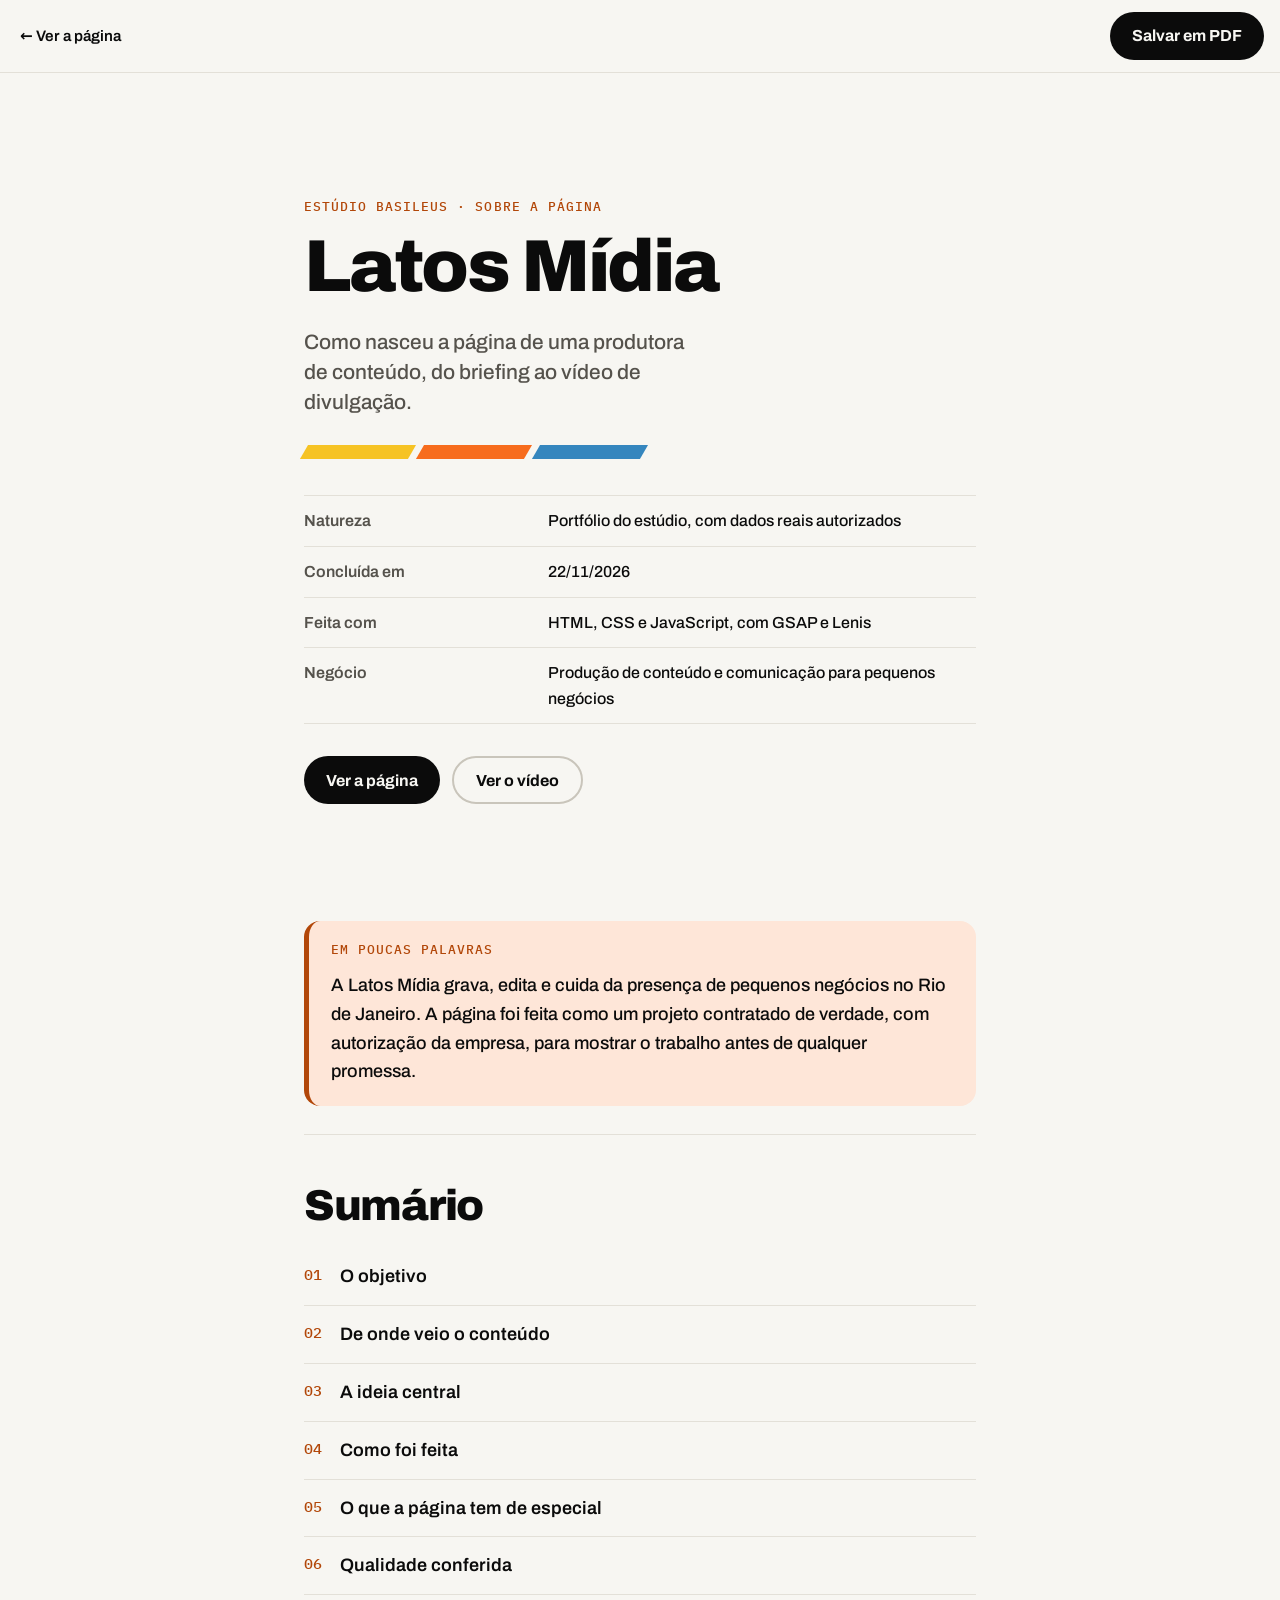
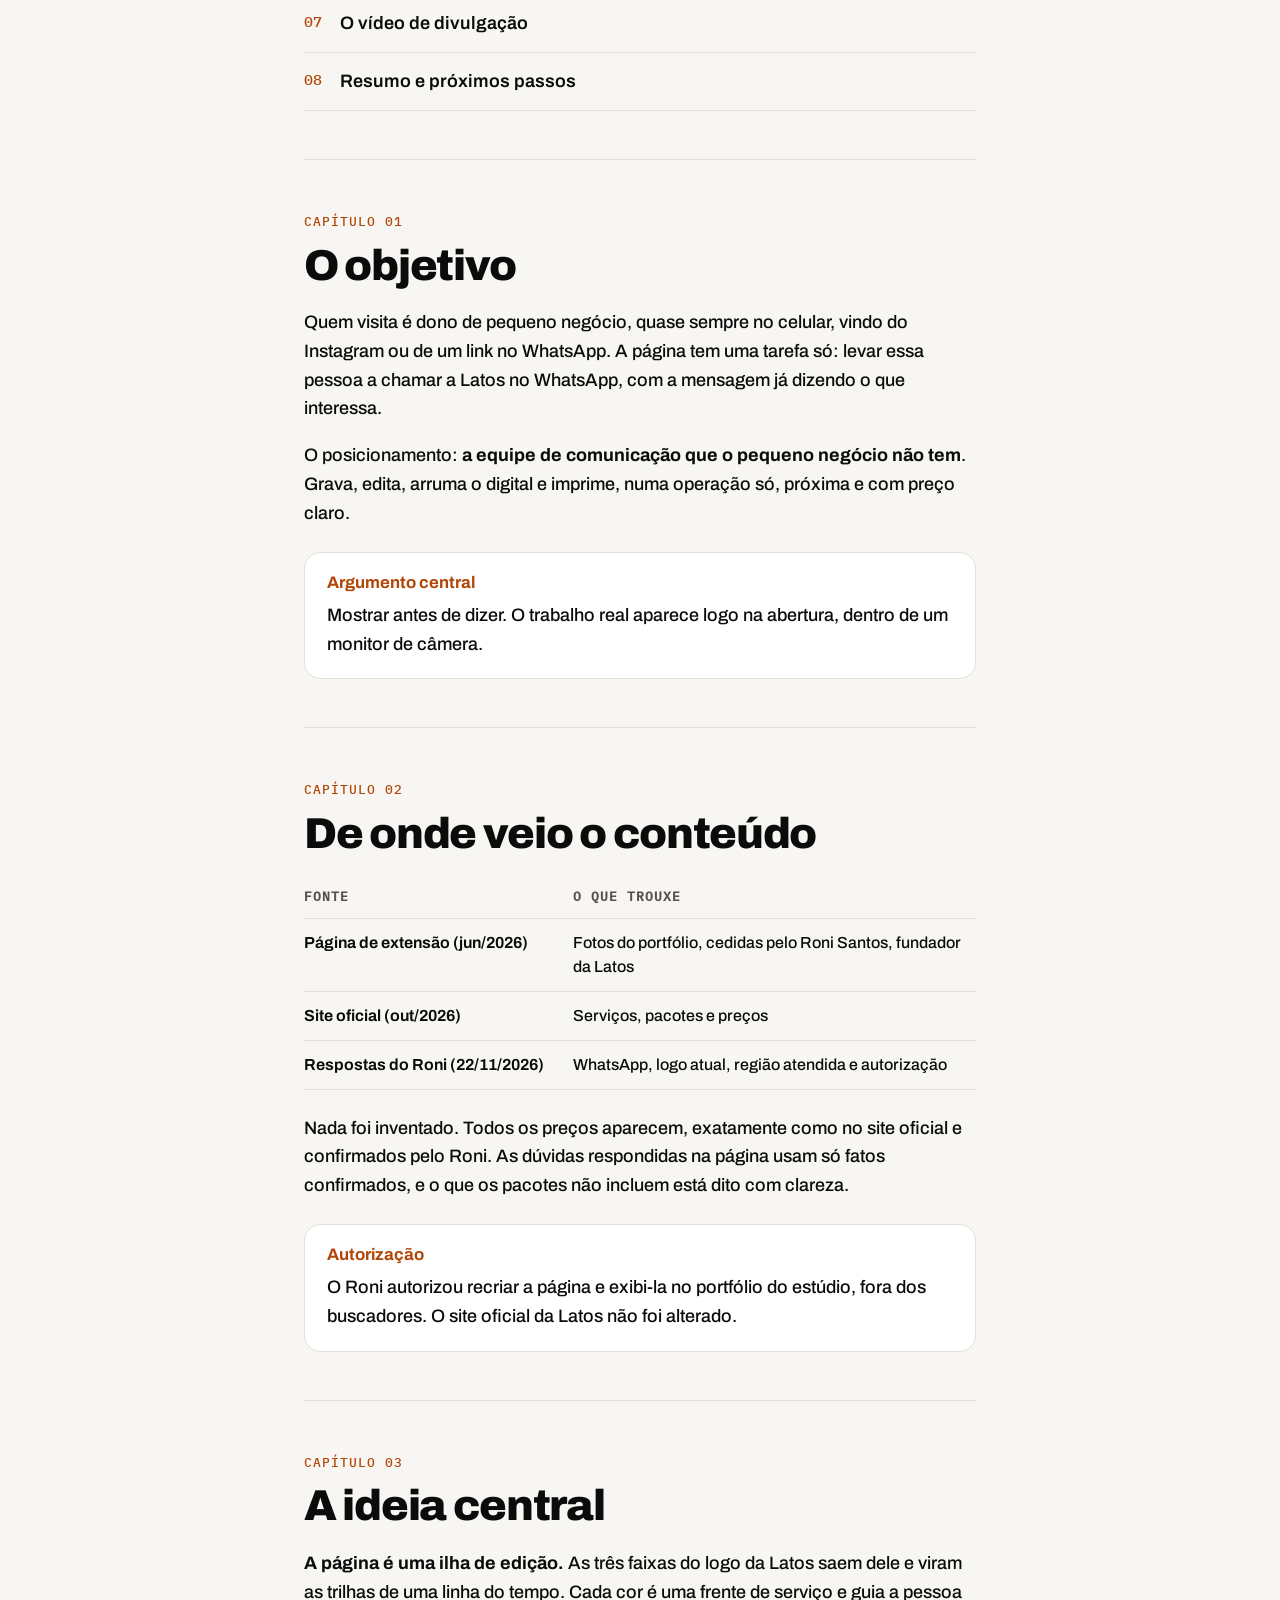
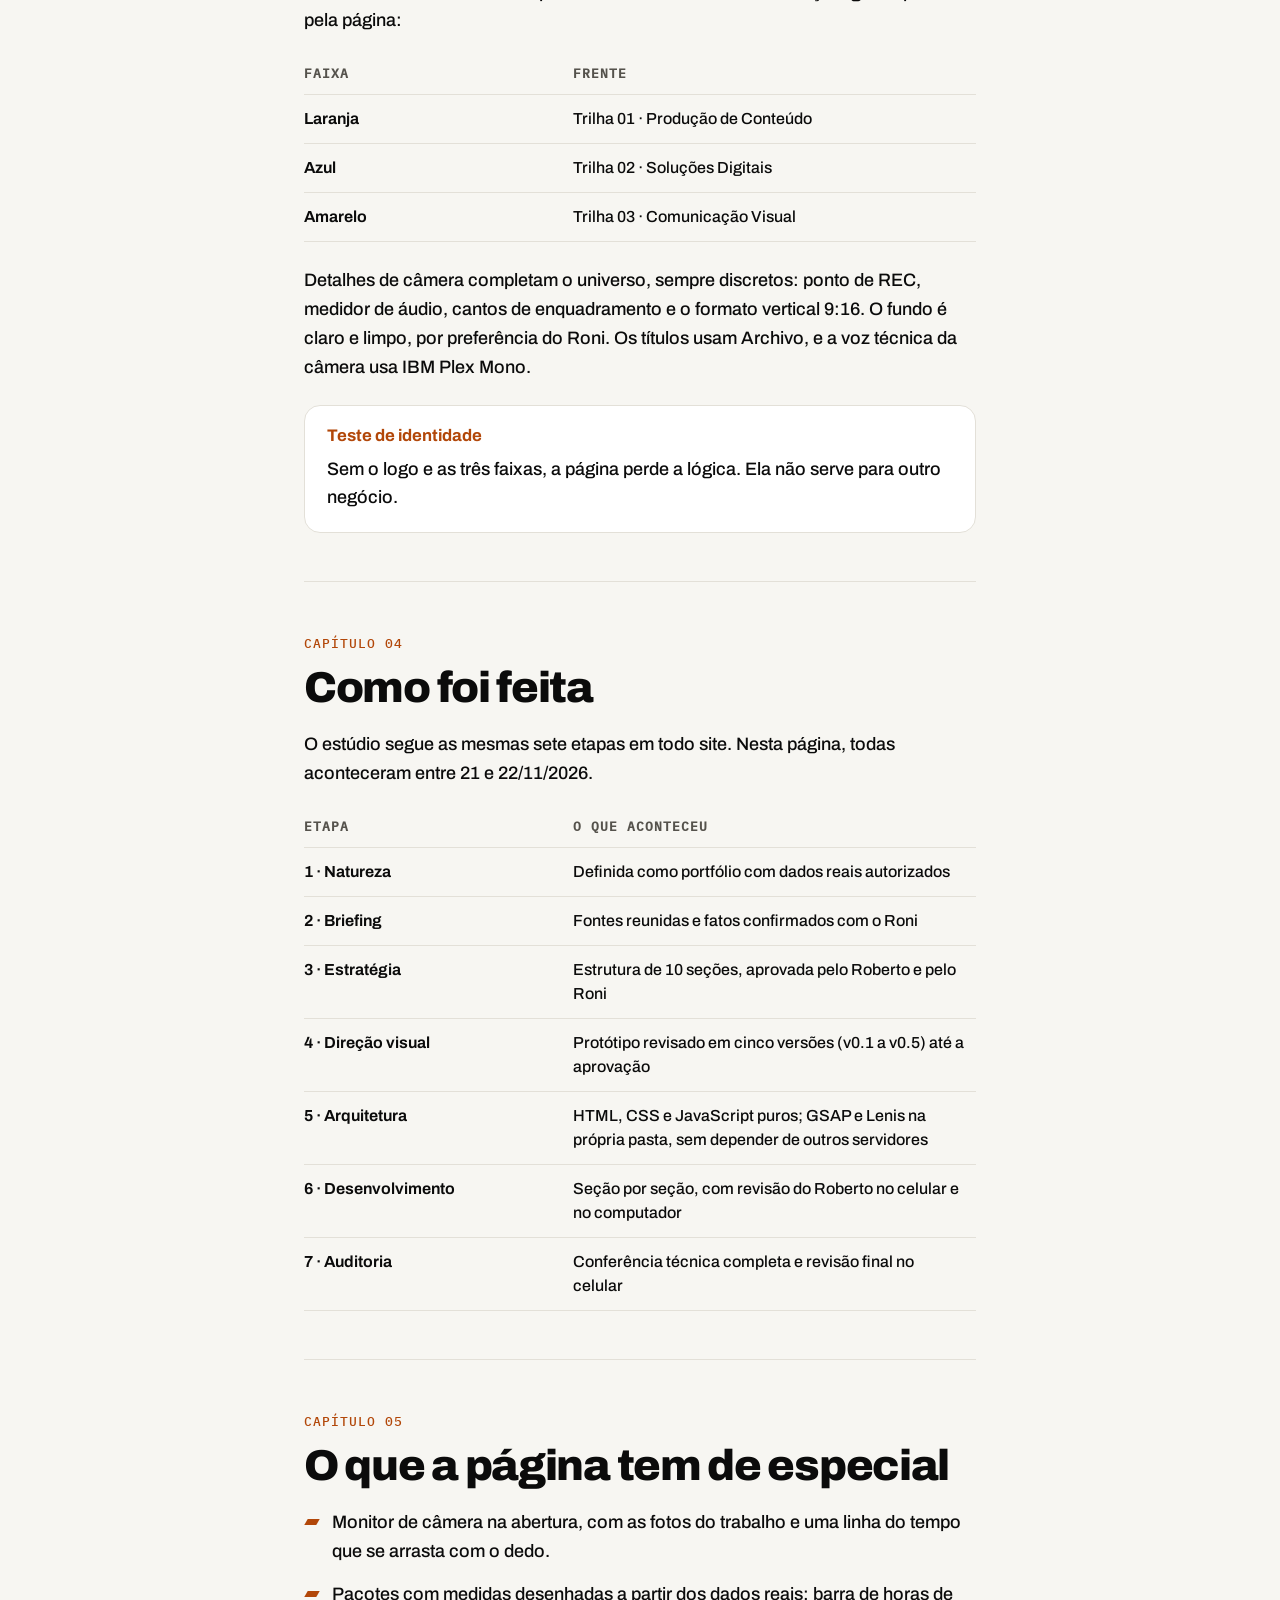
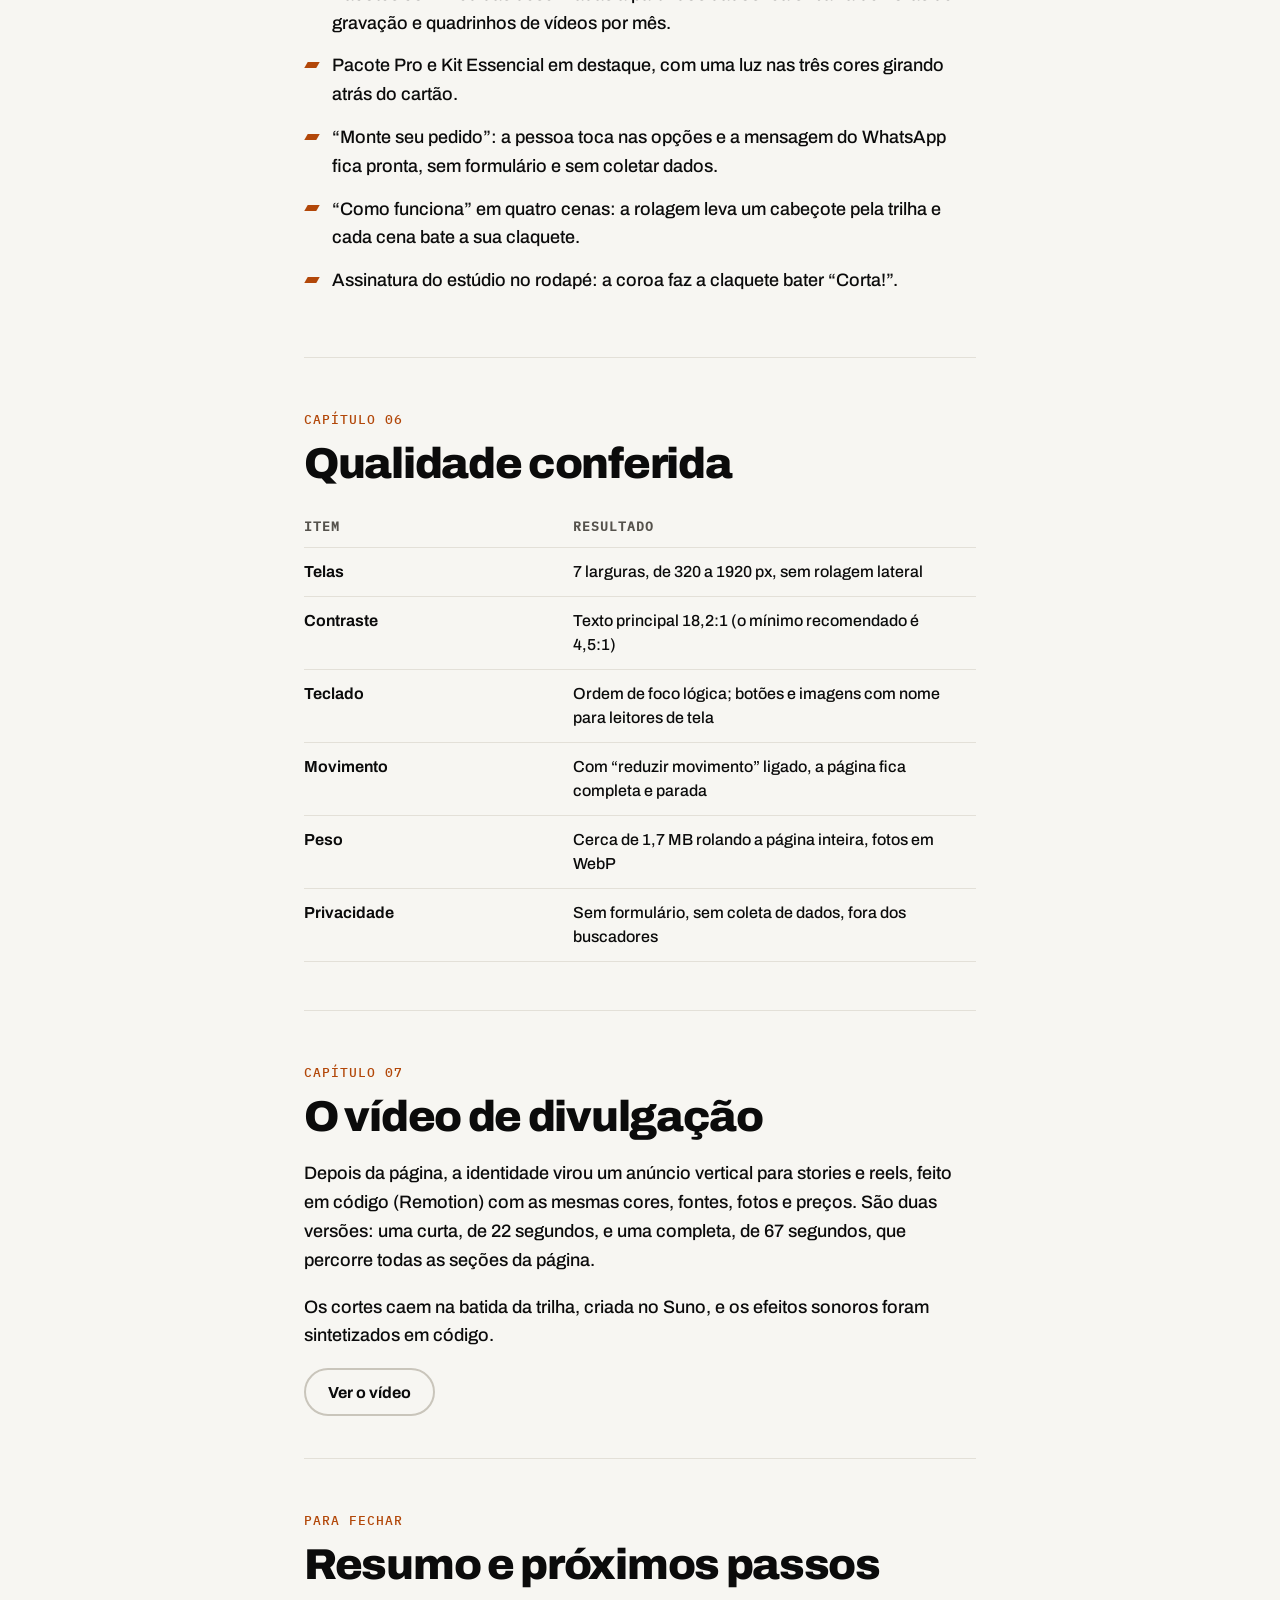
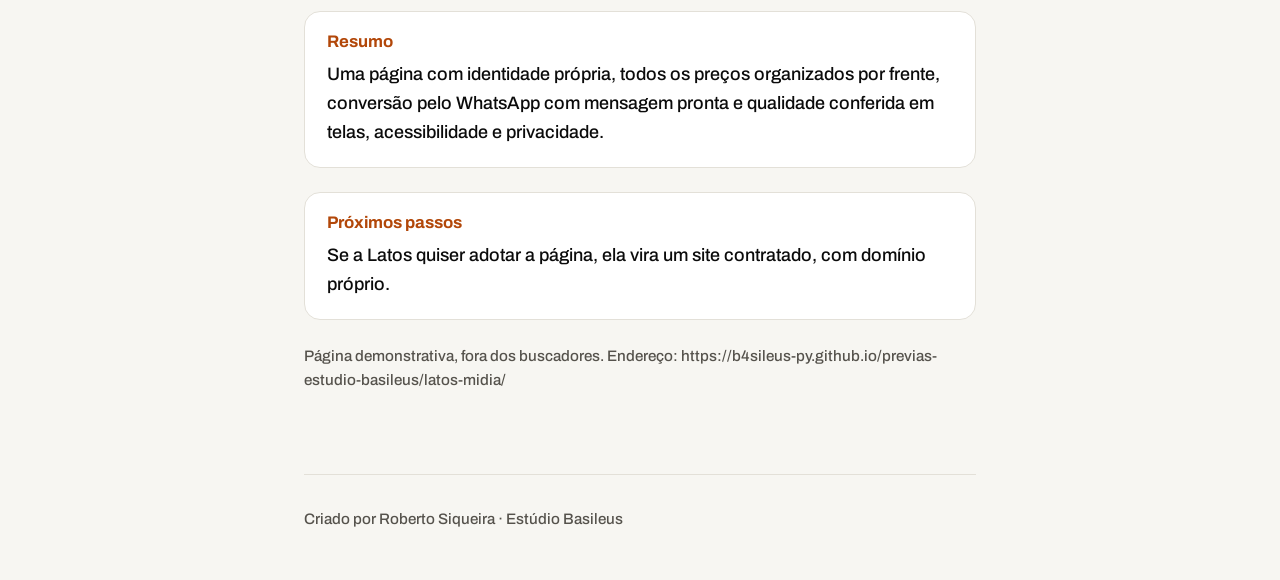
<file: latos-midia/sobre/index.html>
<!doctype html>
<!-- Criado por Roberto Siqueira · Estúdio Basileus -->
<html lang="pt-BR">
<head>
<meta charset="utf-8">
<meta name="viewport" content="width=device-width, initial-scale=1">
<meta name="robots" content="noindex, nofollow">
<meta name="theme-color" content="#f7f6f2">
<meta name="description" content="Objetivo, processo de criação e decisões de design da página da Latos Mídia, feita pelo Estúdio Basileus.">
<title>Sobre a página · Latos Mídia</title>
<style>
@font-face{font-family:"Archivo";src:url("../fonts/archivo-variavel.woff2") format("woff2");font-weight:100 900;font-display:swap}
@font-face{font-family:"Plex Mono";src:url("../fonts/ibm-plex-mono-500.woff2") format("woff2");font-weight:500;font-display:swap}
:root{--fundo:#f7f6f2;--superficie:#ffffff;--texto:#0b0b0b;--texto-2:#55524c;--linha:#e3e0d8;--linha-forte:#c9c5bb;
--destaque:#b24709;--destaque-fundo:#fee6d8;--botao:#0b0b0b;--botao-texto:#f7f6f2;--foco:#3586be;
--f-titulo:"Archivo",system-ui,sans-serif;--f-texto:"Archivo",system-ui,sans-serif;--f-rotulo:"Plex Mono",ui-monospace,monospace;
--peso-titulo:850;--estilo-titulo:normal;--caixa-titulo:none;--esp-titulo:-0.03em;--caixa-rotulo:uppercase;--esp-rotulo:.08em;--tam-rotulo:.8rem;color-scheme:light}

*,*::before,*::after{box-sizing:border-box}
html{-webkit-text-size-adjust:100%}
body{margin:0;background:var(--fundo);color:var(--texto);font:500 1.125rem/1.6 var(--f-texto);-webkit-font-smoothing:antialiased}
a{color:inherit}
:focus-visible{outline:3px solid var(--foco);outline-offset:3px;border-radius:4px}
.barra{position:sticky;top:0;z-index:5;display:flex;justify-content:space-between;align-items:center;gap:12px;padding:12px 16px;
  background:color-mix(in srgb,var(--fundo) 92%,transparent);backdrop-filter:blur(8px);border-bottom:1px solid var(--linha)}
.barra a{font:600 .95rem/1.2 var(--f-texto);text-decoration:none;padding:10px 4px}
.botao{display:inline-flex;align-items:center;justify-content:center;gap:10px;min-height:48px;padding:12px 22px;border-radius:999px;border:0;
  background:var(--botao);color:var(--botao-texto);font:700 1rem/1.2 var(--f-texto);text-decoration:none;cursor:pointer;white-space:nowrap}
.botao.contorno{background:transparent;color:var(--texto);border:2px solid var(--linha-forte)}
.miolo{max-width:44rem;margin:0 auto;padding:0 16px}
.rotulo{font:500 var(--tam-rotulo)/1.4 var(--f-rotulo);letter-spacing:var(--esp-rotulo);text-transform:var(--caixa-rotulo);color:var(--destaque);margin:0 0 12px}
h1,h2,h3{font-family:var(--f-titulo);font-weight:var(--peso-titulo);text-transform:var(--caixa-titulo);letter-spacing:var(--esp-titulo);line-height:1.05;text-wrap:balance}
h1{font-size:clamp(2.6rem,11vw,4.6rem);margin:0}
h2{font-size:clamp(1.9rem,7vw,2.7rem);margin:0 0 20px}
h3{font-size:1.25rem;margin:0 0 8px;line-height:1.2}
p{margin:0 0 18px}
.capa{min-height:calc(100svh - 60px);display:flex;flex-direction:column;justify-content:center;padding:56px 0 40px}
.sub{font-size:1.3rem;line-height:1.45;color:var(--texto-2);margin:22px 0 0;max-width:32ch}
.ficha{display:grid;gap:0;margin:36px 0 0;padding:0;list-style:none;border-top:1px solid var(--linha)}
.ficha li{display:grid;grid-template-columns:minmax(8rem,34%) 1fr;gap:16px;padding:12px 0;border-bottom:1px solid var(--linha);font-size:1rem}
.ficha b{font-weight:600;color:var(--texto-2)}
.acoes{display:flex;flex-wrap:wrap;gap:12px;margin:32px 0 0}
.resumo{background:var(--destaque-fundo);border-left:5px solid var(--destaque);border-radius:16px;padding:20px 22px;margin:8px 0 28px}
.resumo p:last-child{margin:0}
.sumario{padding:48px 0;border-top:1px solid var(--linha)}
.sumario ol{list-style:none;margin:0;padding:0;counter-reset:s}
.sumario li{counter-increment:s;border-bottom:1px solid var(--linha)}
.sumario a{display:flex;gap:18px;padding:14px 0;text-decoration:none;font-weight:600}
.sumario a::before{content:counter(s,decimal-leading-zero);font:500 .95rem/1.7 var(--f-rotulo);color:var(--destaque);min-width:2ch}
section.cap{padding:56px 0 24px;border-top:1px solid var(--linha)}
.num{display:block;font:500 var(--tam-rotulo)/1 var(--f-rotulo);letter-spacing:var(--esp-rotulo);text-transform:var(--caixa-rotulo);color:var(--destaque);margin:0 0 14px}
.caixa{background:var(--superficie);border:1px solid var(--linha);border-radius:16px;padding:20px 22px;margin:24px 0}
.caixa h3{color:var(--destaque);font-family:var(--f-texto);text-transform:none;letter-spacing:0;font-weight:700;font-size:1.05rem}
.caixa p:last-child,.caixa ul:last-child{margin-bottom:0}
.tabela{overflow-x:auto;margin:8px 0 24px}
table{width:100%;border-collapse:collapse;font-size:1rem;line-height:1.5}
th,td{text-align:left;vertical-align:top;padding:12px 12px 12px 0;border-bottom:1px solid var(--linha)}
th{font:600 .82rem/1.3 var(--f-rotulo);letter-spacing:var(--esp-rotulo);text-transform:var(--caixa-rotulo);color:var(--texto-2)}
td:first-child{font-weight:650;padding-right:16px;width:40%}
ul.lista{margin:0 0 24px;padding:0;list-style:none}
ul.lista li{position:relative;padding:0 0 14px 28px}
ul.lista li::before{content:"";position:absolute;left:2px;top:.6em;width:12px;height:6px;background:var(--destaque);transform:skewX(-30deg)}
.fim{padding:56px 0 40px;border-top:1px solid var(--linha)}
.credito{padding:32px 0 48px;color:var(--texto-2);font-size:.95rem;border-top:1px solid var(--linha);margin-top:24px}
.aviso{color:var(--texto-2);font-size:.95rem}
.videos{display:grid;gap:40px 28px;padding:24px 0 8px;grid-template-columns:repeat(auto-fill,minmax(min(100%,290px),1fr))}
/* largura tirada da altura: o player tem sempre a proporção exata do vídeo (9:16), sem faixa sobrando */
.video video{display:block;width:min(100%,420px,calc(76svh * 9 / 16));height:auto;aspect-ratio:9/16;border-radius:20px;background:#000;border:1px solid var(--linha)}
.video h2,.video h3.titulo-video{font-size:clamp(1.5rem,5vw,2rem);margin:18px 0 6px}
.grupo{padding:32px 0 8px;border-top:1px solid var(--linha);margin-top:24px}
.grupo>h2{margin:0 0 4px}
.miolo.largo{max-width:68rem}
@media print{
  @page{size:A4;margin:0}
  html,body{-webkit-print-color-adjust:exact;print-color-adjust:exact;background:var(--fundo)}
  body{font-size:12.5pt;line-height:1.55}
  .barra,.acoes,.sem-impressao{display:none!important}
  .miolo{max-width:none;padding:18mm 20mm;-webkit-box-decoration-break:clone;box-decoration-break:clone}
  .capa{min-height:auto;height:250mm;padding:0;break-after:page}
  .sumario{break-after:page;border:0;padding-top:0}
  section.cap{padding:26pt 0 6pt}
  h1{font-size:42pt} h2{font-size:24pt;break-after:avoid} .sub{font-size:15pt}
  .num{break-after:avoid}
  .caixa,.resumo,tr,li{break-inside:avoid}
  .fim{padding-top:26pt}
  a{text-decoration:none}
}

.faixas{display:flex;gap:8px;height:14px;max-width:340px;margin:28px 0 0}.faixas span{flex:1;transform:skewX(-30deg)}
</style>
</head>
<body>
<nav class="barra" aria-label="Navegação">
  <a href="../">← Ver a página</a>
  <button class="botao" type="button" onclick="window.print()">Salvar em PDF</button>
</nav>
<main class="miolo">
  <header class="capa">
    <p class="rotulo">Estúdio Basileus · Sobre a página</p>
    <h1>Latos Mídia</h1>
    <p class="sub">Como nasceu a página de uma produtora de conteúdo, do briefing ao vídeo de divulgação.</p>
    <div class="faixas" aria-hidden="true"><span style="background:#f6c324"></span><span style="background:#f76c1d"></span><span style="background:#3586be"></span></div>
    <ul class="ficha"><li><b>Natureza</b><span>Portfólio do estúdio, com dados reais autorizados</span></li><li><b>Concluída em</b><span>22/11/2026</span></li><li><b>Feita com</b><span>HTML, CSS e JavaScript, com GSAP e Lenis</span></li><li><b>Negócio</b><span>Produção de conteúdo e comunicação para pequenos negócios</span></li></ul>
    <div class="acoes"><a class="botao" href="../">Ver a página</a><a class="botao contorno" href="../video/">Ver o vídeo</a></div>
  </header>
  <div class="resumo"><p class="rotulo">Em poucas palavras</p><p>A Latos Mídia grava, edita e cuida da presença de pequenos negócios no Rio de Janeiro. A página foi feita como um projeto contratado de verdade, com autorização da empresa, para mostrar o trabalho antes de qualquer promessa.</p></div>
  <nav class="sumario" aria-labelledby="sumario-t"><h2 id="sumario-t">Sumário</h2><ol><li><a href="#cap1">O objetivo</a></li><li><a href="#cap2">De onde veio o conteúdo</a></li><li><a href="#cap3">A ideia central</a></li><li><a href="#cap4">Como foi feita</a></li><li><a href="#cap5">O que a página tem de especial</a></li><li><a href="#cap6">Qualidade conferida</a></li><li><a href="#cap7">O vídeo de divulgação</a></li><li><a href="#fim">Resumo e próximos passos</a></li></ol></nav>
  <section class="cap" id="cap1" aria-labelledby="t1"><span class="num">Capítulo 01</span><h2 id="t1">O objetivo</h2><p>Quem visita é dono de pequeno negócio, quase sempre no celular, vindo do Instagram ou de um link no WhatsApp. A página tem uma tarefa só: levar essa pessoa a chamar a Latos no WhatsApp, com a mensagem já dizendo o que interessa.</p><p>O posicionamento: <strong>a equipe de comunicação que o pequeno negócio não tem</strong>. Grava, edita, arruma o digital e imprime, numa operação só, próxima e com preço claro.</p><div class="caixa"><h3>Argumento central</h3><p>Mostrar antes de dizer. O trabalho real aparece logo na abertura, dentro de um monitor de câmera.</p></div></section><section class="cap" id="cap2" aria-labelledby="t2"><span class="num">Capítulo 02</span><h2 id="t2">De onde veio o conteúdo</h2><div class="tabela"><table><thead><tr><th scope="col">Fonte</th><th scope="col">O que trouxe</th></tr></thead><tbody><tr><td>Página de extensão (jun/2026)</td><td>Fotos do portfólio, cedidas pelo Roni Santos, fundador da Latos</td></tr><tr><td>Site oficial (out/2026)</td><td>Serviços, pacotes e preços</td></tr><tr><td>Respostas do Roni (22/11/2026)</td><td>WhatsApp, logo atual, região atendida e autorização</td></tr></tbody></table></div><p>Nada foi inventado. Todos os preços aparecem, exatamente como no site oficial e confirmados pelo Roni. As dúvidas respondidas na página usam só fatos confirmados, e o que os pacotes não incluem está dito com clareza.</p><div class="caixa"><h3>Autorização</h3><p>O Roni autorizou recriar a página e exibi-la no portfólio do estúdio, fora dos buscadores. O site oficial da Latos não foi alterado.</p></div></section><section class="cap" id="cap3" aria-labelledby="t3"><span class="num">Capítulo 03</span><h2 id="t3">A ideia central</h2><p><strong>A página é uma ilha de edição.</strong> As três faixas do logo da Latos saem dele e viram as trilhas de uma linha do tempo. Cada cor é uma frente de serviço e guia a pessoa pela página:</p><div class="tabela"><table><thead><tr><th scope="col">Faixa</th><th scope="col">Frente</th></tr></thead><tbody><tr><td>Laranja</td><td>Trilha 01 · Produção de Conteúdo</td></tr><tr><td>Azul</td><td>Trilha 02 · Soluções Digitais</td></tr><tr><td>Amarelo</td><td>Trilha 03 · Comunicação Visual</td></tr></tbody></table></div><p>Detalhes de câmera completam o universo, sempre discretos: ponto de REC, medidor de áudio, cantos de enquadramento e o formato vertical 9:16. O fundo é claro e limpo, por preferência do Roni. Os títulos usam Archivo, e a voz técnica da câmera usa IBM Plex Mono.</p><div class="caixa"><h3>Teste de identidade</h3><p>Sem o logo e as três faixas, a página perde a lógica. Ela não serve para outro negócio.</p></div></section><section class="cap" id="cap4" aria-labelledby="t4"><span class="num">Capítulo 04</span><h2 id="t4">Como foi feita</h2><p>O estúdio segue as mesmas sete etapas em todo site. Nesta página, todas aconteceram entre 21 e 22/11/2026.</p><div class="tabela"><table><thead><tr><th scope="col">Etapa</th><th scope="col">O que aconteceu</th></tr></thead><tbody><tr><td>1 · Natureza</td><td>Definida como portfólio com dados reais autorizados</td></tr><tr><td>2 · Briefing</td><td>Fontes reunidas e fatos confirmados com o Roni</td></tr><tr><td>3 · Estratégia</td><td>Estrutura de 10 seções, aprovada pelo Roberto e pelo Roni</td></tr><tr><td>4 · Direção visual</td><td>Protótipo revisado em cinco versões (v0.1 a v0.5) até a aprovação</td></tr><tr><td>5 · Arquitetura</td><td>HTML, CSS e JavaScript puros; GSAP e Lenis na própria pasta, sem depender de outros servidores</td></tr><tr><td>6 · Desenvolvimento</td><td>Seção por seção, com revisão do Roberto no celular e no computador</td></tr><tr><td>7 · Auditoria</td><td>Conferência técnica completa e revisão final no celular</td></tr></tbody></table></div></section><section class="cap" id="cap5" aria-labelledby="t5"><span class="num">Capítulo 05</span><h2 id="t5">O que a página tem de especial</h2><ul class="lista"><li>Monitor de câmera na abertura, com as fotos do trabalho e uma linha do tempo que se arrasta com o dedo.</li><li>Pacotes com medidas desenhadas a partir dos dados reais: barra de horas de gravação e quadrinhos de vídeos por mês.</li><li>Pacote Pro e Kit Essencial em destaque, com uma luz nas três cores girando atrás do cartão.</li><li>“Monte seu pedido”: a pessoa toca nas opções e a mensagem do WhatsApp fica pronta, sem formulário e sem coletar dados.</li><li>“Como funciona” em quatro cenas: a rolagem leva um cabeçote pela trilha e cada cena bate a sua claquete.</li><li>Assinatura do estúdio no rodapé: a coroa faz a claquete bater “Corta!”.</li></ul></section><section class="cap" id="cap6" aria-labelledby="t6"><span class="num">Capítulo 06</span><h2 id="t6">Qualidade conferida</h2><div class="tabela"><table><thead><tr><th scope="col">Item</th><th scope="col">Resultado</th></tr></thead><tbody><tr><td>Telas</td><td>7 larguras, de 320 a 1920 px, sem rolagem lateral</td></tr><tr><td>Contraste</td><td>Texto principal 18,2:1 (o mínimo recomendado é 4,5:1)</td></tr><tr><td>Teclado</td><td>Ordem de foco lógica; botões e imagens com nome para leitores de tela</td></tr><tr><td>Movimento</td><td>Com “reduzir movimento” ligado, a página fica completa e parada</td></tr><tr><td>Peso</td><td>Cerca de 1,7 MB rolando a página inteira, fotos em WebP</td></tr><tr><td>Privacidade</td><td>Sem formulário, sem coleta de dados, fora dos buscadores</td></tr></tbody></table></div></section><section class="cap" id="cap7" aria-labelledby="t7"><span class="num">Capítulo 07</span><h2 id="t7">O vídeo de divulgação</h2><p>Depois da página, a identidade virou um anúncio vertical para stories e reels, feito em código (Remotion) com as mesmas cores, fontes, fotos e preços. São duas versões: uma curta, de 22 segundos, e uma completa, de 67 segundos, que percorre todas as seções da página.</p><p>Os cortes caem na batida da trilha, criada no Suno, e os efeitos sonoros foram sintetizados em código.</p><p class="sem-impressao"><a class="botao contorno" href="../video/">Ver o vídeo</a></p></section>
  <section class="fim" id="fim" aria-labelledby="fim-t">
    <span class="num">Para fechar</span>
    <h2 id="fim-t">Resumo e próximos passos</h2>
    <div class="caixa"><h3>Resumo</h3><p>Uma página com identidade própria, todos os preços organizados por frente, conversão pelo WhatsApp com mensagem pronta e qualidade conferida em telas, acessibilidade e privacidade.</p></div><div class="caixa"><h3>Próximos passos</h3><p>Se a Latos quiser adotar a página, ela vira um site contratado, com domínio próprio.</p></div>
    <p class="aviso">Página demonstrativa, fora dos buscadores. Endereço: https://b4sileus-py.github.io/previas-estudio-basileus/latos-midia/</p>
  </section>
  <footer class="credito">Criado por Roberto Siqueira · Estúdio Basileus</footer>
</main>
</body>
</html>
</file>
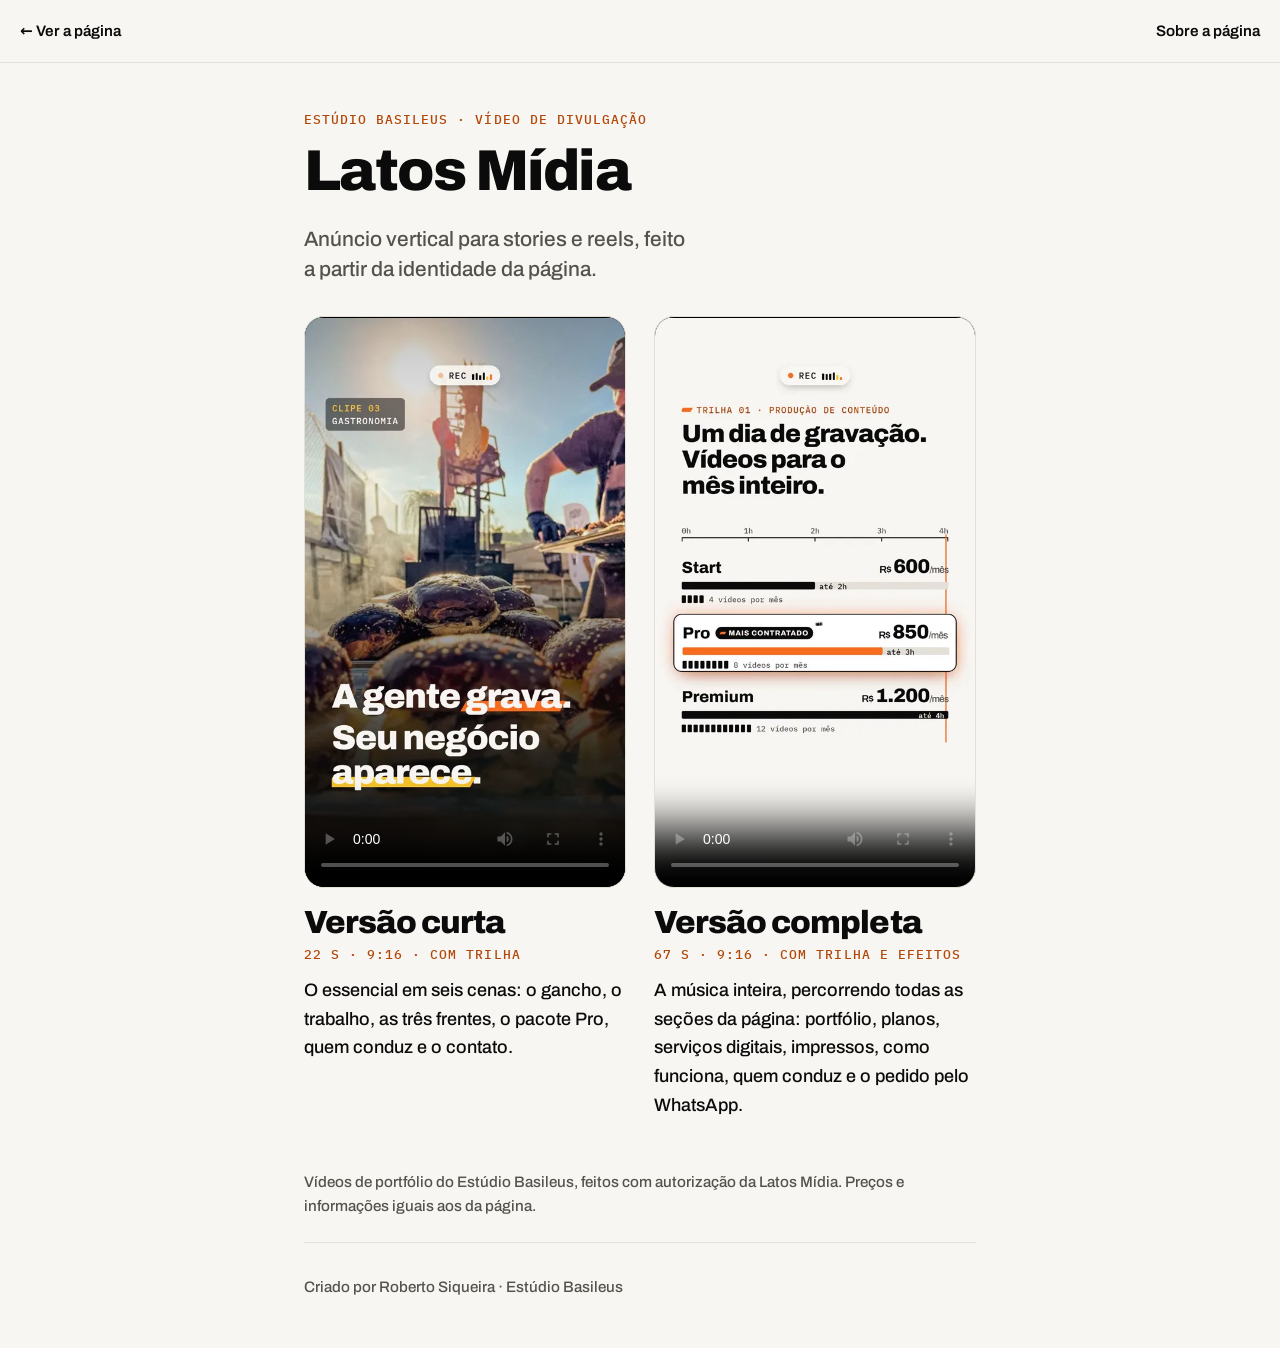
<file: latos-midia/video/index.html>
<!doctype html>
<!-- Criado por Roberto Siqueira · Estúdio Basileus -->
<html lang="pt-BR">
<head>
<meta charset="utf-8">
<meta name="viewport" content="width=device-width, initial-scale=1">
<meta name="robots" content="noindex, nofollow">
<meta name="theme-color" content="#f7f6f2">
<meta name="description" content="Vídeos de divulgação da página da Latos Mídia, feitos pelo Estúdio Basileus.">
<title>Vídeos · Latos Mídia</title>
<style>
@font-face{font-family:"Archivo";src:url("../fonts/archivo-variavel.woff2") format("woff2");font-weight:100 900;font-display:swap}
@font-face{font-family:"Plex Mono";src:url("../fonts/ibm-plex-mono-500.woff2") format("woff2");font-weight:500;font-display:swap}
:root{--fundo:#f7f6f2;--superficie:#ffffff;--texto:#0b0b0b;--texto-2:#55524c;--linha:#e3e0d8;--linha-forte:#c9c5bb;
--destaque:#b24709;--destaque-fundo:#fee6d8;--botao:#0b0b0b;--botao-texto:#f7f6f2;--foco:#3586be;
--f-titulo:"Archivo",system-ui,sans-serif;--f-texto:"Archivo",system-ui,sans-serif;--f-rotulo:"Plex Mono",ui-monospace,monospace;
--peso-titulo:850;--estilo-titulo:normal;--caixa-titulo:none;--esp-titulo:-0.03em;--caixa-rotulo:uppercase;--esp-rotulo:.08em;--tam-rotulo:.8rem;color-scheme:light}

*,*::before,*::after{box-sizing:border-box}
html{-webkit-text-size-adjust:100%}
body{margin:0;background:var(--fundo);color:var(--texto);font:500 1.125rem/1.6 var(--f-texto);-webkit-font-smoothing:antialiased}
a{color:inherit}
:focus-visible{outline:3px solid var(--foco);outline-offset:3px;border-radius:4px}
.barra{position:sticky;top:0;z-index:5;display:flex;justify-content:space-between;align-items:center;gap:12px;padding:12px 16px;
  background:color-mix(in srgb,var(--fundo) 92%,transparent);backdrop-filter:blur(8px);border-bottom:1px solid var(--linha)}
.barra a{font:600 .95rem/1.2 var(--f-texto);text-decoration:none;padding:10px 4px}
.botao{display:inline-flex;align-items:center;justify-content:center;gap:10px;min-height:48px;padding:12px 22px;border-radius:999px;border:0;
  background:var(--botao);color:var(--botao-texto);font:700 1rem/1.2 var(--f-texto);text-decoration:none;cursor:pointer;white-space:nowrap}
.botao.contorno{background:transparent;color:var(--texto);border:2px solid var(--linha-forte)}
.miolo{max-width:44rem;margin:0 auto;padding:0 16px}
.rotulo{font:500 var(--tam-rotulo)/1.4 var(--f-rotulo);letter-spacing:var(--esp-rotulo);text-transform:var(--caixa-rotulo);color:var(--destaque);margin:0 0 12px}
h1,h2,h3{font-family:var(--f-titulo);font-weight:var(--peso-titulo);text-transform:var(--caixa-titulo);letter-spacing:var(--esp-titulo);line-height:1.05;text-wrap:balance}
h1{font-size:clamp(2.6rem,11vw,4.6rem);margin:0}
h2{font-size:clamp(1.9rem,7vw,2.7rem);margin:0 0 20px}
h3{font-size:1.25rem;margin:0 0 8px;line-height:1.2}
p{margin:0 0 18px}
.capa{min-height:calc(100svh - 60px);display:flex;flex-direction:column;justify-content:center;padding:56px 0 40px}
.sub{font-size:1.3rem;line-height:1.45;color:var(--texto-2);margin:22px 0 0;max-width:32ch}
.ficha{display:grid;gap:0;margin:36px 0 0;padding:0;list-style:none;border-top:1px solid var(--linha)}
.ficha li{display:grid;grid-template-columns:minmax(8rem,34%) 1fr;gap:16px;padding:12px 0;border-bottom:1px solid var(--linha);font-size:1rem}
.ficha b{font-weight:600;color:var(--texto-2)}
.acoes{display:flex;flex-wrap:wrap;gap:12px;margin:32px 0 0}
.resumo{background:var(--destaque-fundo);border-left:5px solid var(--destaque);border-radius:16px;padding:20px 22px;margin:8px 0 28px}
.resumo p:last-child{margin:0}
.sumario{padding:48px 0;border-top:1px solid var(--linha)}
.sumario ol{list-style:none;margin:0;padding:0;counter-reset:s}
.sumario li{counter-increment:s;border-bottom:1px solid var(--linha)}
.sumario a{display:flex;gap:18px;padding:14px 0;text-decoration:none;font-weight:600}
.sumario a::before{content:counter(s,decimal-leading-zero);font:500 .95rem/1.7 var(--f-rotulo);color:var(--destaque);min-width:2ch}
section.cap{padding:56px 0 24px;border-top:1px solid var(--linha)}
.num{display:block;font:500 var(--tam-rotulo)/1 var(--f-rotulo);letter-spacing:var(--esp-rotulo);text-transform:var(--caixa-rotulo);color:var(--destaque);margin:0 0 14px}
.caixa{background:var(--superficie);border:1px solid var(--linha);border-radius:16px;padding:20px 22px;margin:24px 0}
.caixa h3{color:var(--destaque);font-family:var(--f-texto);text-transform:none;letter-spacing:0;font-weight:700;font-size:1.05rem}
.caixa p:last-child,.caixa ul:last-child{margin-bottom:0}
.tabela{overflow-x:auto;margin:8px 0 24px}
table{width:100%;border-collapse:collapse;font-size:1rem;line-height:1.5}
th,td{text-align:left;vertical-align:top;padding:12px 12px 12px 0;border-bottom:1px solid var(--linha)}
th{font:600 .82rem/1.3 var(--f-rotulo);letter-spacing:var(--esp-rotulo);text-transform:var(--caixa-rotulo);color:var(--texto-2)}
td:first-child{font-weight:650;padding-right:16px;width:40%}
ul.lista{margin:0 0 24px;padding:0;list-style:none}
ul.lista li{position:relative;padding:0 0 14px 28px}
ul.lista li::before{content:"";position:absolute;left:2px;top:.6em;width:12px;height:6px;background:var(--destaque);transform:skewX(-30deg)}
.fim{padding:56px 0 40px;border-top:1px solid var(--linha)}
.credito{padding:32px 0 48px;color:var(--texto-2);font-size:.95rem;border-top:1px solid var(--linha);margin-top:24px}
.aviso{color:var(--texto-2);font-size:.95rem}
.videos{display:grid;gap:40px 28px;padding:24px 0 8px;grid-template-columns:repeat(auto-fill,minmax(min(100%,290px),1fr))}
/* largura tirada da altura: o player tem sempre a proporção exata do vídeo (9:16), sem faixa sobrando */
.video video{display:block;width:min(100%,420px,calc(76svh * 9 / 16));height:auto;aspect-ratio:9/16;border-radius:20px;background:#000;border:1px solid var(--linha)}
.video h2,.video h3.titulo-video{font-size:clamp(1.5rem,5vw,2rem);margin:18px 0 6px}
.grupo{padding:32px 0 8px;border-top:1px solid var(--linha);margin-top:24px}
.grupo>h2{margin:0 0 4px}
.miolo.largo{max-width:68rem}
@media print{
  @page{size:A4;margin:0}
  html,body{-webkit-print-color-adjust:exact;print-color-adjust:exact;background:var(--fundo)}
  body{font-size:12.5pt;line-height:1.55}
  .barra,.acoes,.sem-impressao{display:none!important}
  .miolo{max-width:none;padding:18mm 20mm;-webkit-box-decoration-break:clone;box-decoration-break:clone}
  .capa{min-height:auto;height:250mm;padding:0;break-after:page}
  .sumario{break-after:page;border:0;padding-top:0}
  section.cap{padding:26pt 0 6pt}
  h1{font-size:42pt} h2{font-size:24pt;break-after:avoid} .sub{font-size:15pt}
  .num{break-after:avoid}
  .caixa,.resumo,tr,li{break-inside:avoid}
  .fim{padding-top:26pt}
  a{text-decoration:none}
}

.faixas{display:flex;gap:8px;height:14px;max-width:340px;margin:28px 0 0}.faixas span{flex:1;transform:skewX(-30deg)}
</style>
</head>
<body>
<nav class="barra" aria-label="Navegação">
  <a href="../">← Ver a página</a>
  <a href="../sobre/">Sobre a página</a>
</nav>
<main class="miolo">
  <header style="padding:48px 0 8px">
    <p class="rotulo">Estúdio Basileus · Vídeo de divulgação</p>
    <h1 style="font-size:clamp(2.2rem,9vw,3.6rem)">Latos Mídia</h1>
    <p class="sub">Anúncio vertical para stories e reels, feito a partir da identidade da página.</p>
  </header>
  <div class="videos"><article class="video" aria-labelledby="v1">
  <video controls playsinline preload="metadata" poster="capa-curto.webp" width="1080" height="1920" aria-describedby="vd1">
    <source src="latos-curto.mp4" type="video/mp4">
    Seu navegador não toca vídeo. <a href="latos-curto.mp4">Baixe o arquivo</a>.
  </video>
  <h2 id="v1">Versão curta</h2>
  <p class="rotulo">22 s · 9:16 · com trilha</p>
  <p id="vd1">O essencial em seis cenas: o gancho, o trabalho, as três frentes, o pacote Pro, quem conduz e o contato.</p>
</article><article class="video" aria-labelledby="v2">
  <video controls playsinline preload="metadata" poster="capa-completo.webp" width="1080" height="1920" aria-describedby="vd2">
    <source src="latos-completo.mp4" type="video/mp4">
    Seu navegador não toca vídeo. <a href="latos-completo.mp4">Baixe o arquivo</a>.
  </video>
  <h2 id="v2">Versão completa</h2>
  <p class="rotulo">67 s · 9:16 · com trilha e efeitos</p>
  <p id="vd2">A música inteira, percorrendo todas as seções da página: portfólio, planos, serviços digitais, impressos, como funciona, quem conduz e o pedido pelo WhatsApp.</p>
</article></div>
  <p class="aviso" style="margin-top:24px">Vídeos de portfólio do Estúdio Basileus, feitos com autorização da Latos Mídia. Preços e informações iguais aos da página.</p>
  <footer class="credito">Criado por Roberto Siqueira · Estúdio Basileus</footer>
</main>
</body>
</html>
</file>
<file: carolina-miranda/styles.css>
/* Carolina Miranda — protótipo de direção visual (ver DESIGN.md desta pasta).
   Ideia: "do fio à make". A página é a hora de se arrumar. */

@font-face { font-family: "Bodoni Moda"; src: url("fonts/bodoni-moda-variavel.woff2") format("woff2"); font-weight: 400 900; font-style: normal; font-display: swap; }
@font-face { font-family: "Bodoni Moda"; src: url("fonts/bodoni-moda-italica-variavel.woff2") format("woff2"); font-weight: 400 900; font-style: italic; font-display: swap; }
@font-face { font-family: "Instrument Sans"; src: url("fonts/instrument-sans-variavel.woff2") format("woff2"); font-weight: 400 700; font-style: normal; font-display: swap; }

/* ---------- Temas: make de noite (padrão) e make de dia ---------- */
:root, :root[data-tema="noite"] {
  --fundo: #1A0F16;        /* ameixa da noite */
  --fundo-2: #26151F;      /* estojo */
  --texto: #F7EAE5;        /* pó de arroz */
  --texto-2: #DCC7C1;      /* nude */
  --rose: #E6A999;         /* ouro rosé */
  --champanhe: #F8DFC0;    /* iluminador */
  --batom: #D2476F;        /* batom */
  --acao: #F3C6B4;         /* botão */
  --acao-texto: #1A0F16;
  --linha: rgba(230, 169, 153, .28);
  --fio-1: #B9785C; --fio-2: #E6A999; --fio-3: #8E5A46; --fio-4: #F4CFAE;
  --prancha: #3A2330; --prancha-2: #120A0F;
  --sombra: #A8648A;       /* sombra ameixa */
  --metal: linear-gradient(100deg, #C98670 0%, #F8DFC0 28%, #E6A999 46%, #B9785C 62%, #F8DFC0 82%, #D99C88 100%);
  color-scheme: dark;
}
:root[data-tema="dia"] {
  --fundo: #FBF0EC;        /* pó compacto */
  --fundo-2: #F3DDD6;
  --texto: #2A1520;
  --texto-2: #5C3B45;
  --rose: #A5503F;
  --champanhe: #B97F4C;
  --batom: #A21F49;
  --acao: #8C1B40;
  --acao-texto: #FFF6F2;
  --linha: rgba(140, 27, 64, .22);
  --fio-1: #7A4632; --fio-2: #B4745C; --fio-3: #55301F; --fio-4: #D49C78;
  --prancha: #2A1520; --prancha-2: #120A0F;
  --sombra: #7A3B5C;
  --metal: linear-gradient(100deg, #8C3F2E 0%, #C98A5B 28%, #A5503F 46%, #6E2E22 62%, #C98A5B 82%, #8C3F2E 100%);
  color-scheme: light;
}

*, *::before, *::after { box-sizing: border-box; }
html { -webkit-text-size-adjust: 100%; }
body {
  margin: 0;
  background: var(--fundo);
  color: var(--texto);
  font-family: "Instrument Sans", system-ui, -apple-system, "Segoe UI", sans-serif;
  font-size: 1.0625rem;
  font-weight: 500;            /* texto principal encorpado: lê melhor em tela pequena e com vista cansada */
  line-height: 1.55;
  overflow-x: hidden;
  -webkit-font-smoothing: antialiased;
  transition: background-color .6s ease, color .6s ease;
}
h1, h2, p, ul, ol { margin: 0; }
ul, ol { padding: 0; list-style: none; }
a { color: inherit; }
button { font: inherit; color: inherit; background: none; border: 0; padding: 0; cursor: pointer; -webkit-tap-highlight-color: transparent; }
:focus-visible { outline: 2px solid var(--champanhe); outline-offset: 4px; border-radius: 6px; }

/* O fundo fica no fundo: o brilho passa atrás de todo o conteúdo. */
#brilho { position: fixed; inset: 0; width: 100%; height: 100%; z-index: 0; pointer-events: none; }
.topo, main, .rodape { position: relative; z-index: 1; }

/* ---------- Topo ---------- */
.topo {
  position: absolute; top: 0; left: 0; right: 0;
  display: flex; flex-wrap: wrap; align-items: center; justify-content: space-between;
  padding: max(10px, env(safe-area-inset-top)) 20px 0;
  z-index: 5;
}
.faixa-demo { flex: 0 0 100%; font-size: .75rem; color: var(--texto-2); padding-bottom: 6px; border-bottom: 1px solid var(--linha); }
.marca { font-family: "Bodoni Moda", serif; font-size: 1.25rem; font-weight: 500; letter-spacing: .04em; text-decoration: none; color: var(--rose); padding: 10px 4px; }
.chaves { display: flex; gap: 6px; }
.chave { display: inline-flex; align-items: center; gap: 8px; min-height: 44px; padding: 0 6px; font-size: .8125rem; color: var(--texto-2); }
.chave i { width: 30px; height: 18px; border-radius: 9px; border: 1px solid var(--linha); position: relative; transition: background-color .3s; }
.chave i::after { content: ""; position: absolute; top: 2px; left: 2px; width: 12px; height: 12px; border-radius: 50%; background: var(--texto-2); transition: transform .3s cubic-bezier(.3, 1.4, .5, 1), background-color .3s; }
.chave[aria-pressed="true"] i { background: color-mix(in srgb, var(--rose) 22%, transparent); }
.chave[aria-pressed="true"] i::after { transform: translateX(12px); background: var(--rose); }

/* ---------- Abertura ---------- */
.abertura {
  position: relative;
  min-height: 100svh;
  display: flex; flex-direction: column; justify-content: center;
  padding: 96px 20px 72px;
  overflow: hidden;
}
.abertura-miolo { position: relative; z-index: 1; width: 100%; max-width: 1080px; margin: 0 auto; }
.oficio { font-size: 1rem; color: var(--texto-2); margin-bottom: 14px; }
#nome {
  font-family: "Bodoni Moda", "Didot", "Bodoni 72", serif;
  font-weight: 600;
  font-variation-settings: "opsz" 40;
  font-size: clamp(4.1rem, 20.5vw, 11rem);
  line-height: .9;
  letter-spacing: -.025em;
  margin-left: -.04em;
}
#nome .linha { display: block; white-space: nowrap; padding-bottom: .08em; }
#nome .linha:nth-child(2) { padding-left: .52em; font-style: italic; font-weight: 500; }
/* Ouro rosé no nome: o reflexo anda com a rolagem e com o toque. */
#nome .linha {
  background: var(--metal); background-size: 240% 100%;
  background-position: var(--reflexo, 30%) 0;
  -webkit-background-clip: text; background-clip: text;
  color: transparent; -webkit-text-fill-color: transparent;
}

.frase { font-family: "Bodoni Moda", serif; font-style: italic; font-weight: 500; font-variation-settings: "opsz" 16; font-size: clamp(1.5rem, 6.4vw, 2.4rem); line-height: 1.15; margin-top: 22px; max-width: 15ch; text-wrap: balance; }
.apoio { margin-top: 12px; color: var(--texto-2); max-width: 30ch; }
.abertura-acao { margin-top: 28px; display: grid; width: fit-content; max-width: 100%; justify-items: center; gap: 22px; }
.domicilio { display: inline-flex; align-items: center; gap: 8px; color: var(--rose); font-weight: 600; font-size: .9375rem; text-align: center; }
.domicilio svg { flex: none; }
.domicilio svg { width: 20px; height: 20px; }
.traco { fill: none; stroke: currentColor; stroke-width: 1.7; stroke-linejoin: round; stroke-linecap: round; }
.cheio { fill: currentColor; }

.fio-abertura { position: absolute; inset: 0; width: 100%; height: 100%; z-index: 0; pointer-events: none; }
.fio-abertura path { fill: none; stroke: var(--rose); stroke-width: 1.4; vector-effect: non-scaling-stroke; stroke-linecap: round; opacity: .75; }
.dica-rolar { position: absolute; left: 20px; bottom: max(22px, env(safe-area-inset-bottom)); font-size: .875rem; color: var(--texto-2); z-index: 1; }

/* ---------- Botão de ação (um só, sempre igual) ---------- */
.botao {
  position: relative; overflow: hidden;
  display: inline-flex; align-items: center; justify-content: center; gap: 10px;
  min-height: 54px; padding: 0 26px;
  border-radius: 999px;
  background: var(--acao); color: var(--acao-texto);
  font-weight: 700; font-size: 1.0625rem; text-decoration: none;
  box-shadow: 0 10px 30px -12px color-mix(in srgb, var(--acao) 70%, transparent);
  transition: transform .25s cubic-bezier(.3, 1.5, .5, 1);
}
.botao svg { width: 24px; height: 24px; flex: none; }
.botao:active { transform: scale(.97); }
/* Passada de iluminador no botão */
.botao::after { content: ""; position: absolute; top: 0; bottom: 0; left: -40%; width: 30%; background: linear-gradient(100deg, transparent, rgba(255, 255, 255, .55), transparent); transform: skewX(-18deg); }
.vivo .botao::after { animation: passada 4.5s ease-in-out 2s infinite; }
@keyframes passada { 0%, 62% { left: -40%; } 100% { left: 130%; } }

/* ---------- Momento ---------- */
section { padding: 0 20px; }
h2 { font-family: "Bodoni Moda", serif; font-weight: 600; font-variation-settings: "opsz" 18; font-size: clamp(2.1rem, 9.5vw, 4rem); line-height: 1.02; letter-spacing: -.015em; }
.momento { padding-top: 56px; padding-bottom: 96px; max-width: 1080px; margin: 0 auto; }
.momento h2 { max-width: 13ch; }
.momento-apoio { margin-top: 14px; color: var(--texto-2); }
.momentos { margin-top: 30px; display: grid; gap: 4px; }
.pincelada {
  position: relative; text-align: left;
  min-height: 64px; padding: 10px 14px 10px 4px;
  font-family: "Bodoni Moda", serif; font-weight: 500; font-variation-settings: "opsz" 16; font-size: clamp(1.7rem, 7.6vw, 2.8rem); line-height: 1.1;
  color: var(--texto-2);
  border-bottom: 1px solid var(--linha);
  transition: color .35s, padding-left .45s cubic-bezier(.2, .9, .3, 1);
}
.pincelada span { position: relative; z-index: 1; }
/* A pincelada de blush que marca a escolha */
.pincelada::before {
  content: ""; position: absolute; z-index: 0;
  left: -8px; right: 12%; top: 16%; bottom: 14%;
  background: linear-gradient(90deg, color-mix(in srgb, var(--batom) 78%, transparent), color-mix(in srgb, var(--batom) 46%, transparent) 70%, transparent);
  border-radius: 46% 54% 60% 40% / 62% 44% 56% 38%;
  transform: scaleX(0) rotate(-1.2deg); transform-origin: 0 50%;
  filter: blur(1.5px);
  transition: transform .6s cubic-bezier(.2, .9, .25, 1);
}
:root[data-tema="dia"] .pincelada::before { background: linear-gradient(90deg, var(--batom), color-mix(in srgb, var(--batom) 82%, transparent) 72%, transparent); }
.pincelada[aria-checked="true"] { color: #FFF6F2; padding-left: 16px; font-style: italic; }
.pincelada[aria-checked="true"]::before { transform: scaleX(1) rotate(-1.2deg); }
.parado .pincelada, .parado .pincelada::before { transition: none; }

.recado { margin-top: 30px; padding: 18px 20px 20px; background: var(--fundo-2); border-radius: 22px 22px 22px 6px; max-width: 34rem; border: 1px solid var(--linha); }
.recado-rotulo { font-size: .8125rem; color: var(--texto-2); margin-bottom: 6px; }
.recado-texto { min-height: 4.7em; font-size: 1.0625rem; }
.recado-texto::after { content: ""; display: inline-block; width: 2px; height: 1.05em; margin-left: 2px; vertical-align: -.15em; background: var(--rose); opacity: 0; }
.recado-texto.digitando::after { opacity: 1; }
.recado-enviar { margin-top: 14px; width: 100%; }
.recado-nota { margin-top: 10px; font-size: .8125rem; color: var(--texto-2); }

/* ---------- Cabelo ---------- */
.cabelo { padding: 0; }
.cabelo-palco {
  position: relative;
  height: 100svh; min-height: 600px;
  max-width: 1080px; margin: 0 auto;
  padding: 72px 20px 96px;
  display: grid;
  grid-template-columns: 1fr;
  grid-template-rows: auto 1fr;
  overflow: hidden;
}
.cabelo-texto { position: relative; z-index: 2; max-width: 58%; }
.cabelo-apoio { margin-top: 10px; color: var(--texto-2); font-size: .9375rem; max-width: 20ch; }
.mecha-area { position: absolute; top: 0; bottom: 0; right: -4%; width: 64%; max-width: 420px; z-index: 1; }
.mecha { width: 100%; height: 100%; overflow: visible; }
#fios path { fill: none; stroke-linecap: round; }
.mecha { -webkit-mask-image: linear-gradient(to bottom, transparent 0, #000 9%); mask-image: linear-gradient(to bottom, transparent 0, #000 9%); }
#luzes path { fill: none; stroke: var(--champanhe); stroke-linecap: round; opacity: .85; }
.f1 { stroke: var(--fio-1); } .f2 { stroke: var(--fio-2); } .f3 { stroke: var(--fio-3); } .f4 { stroke: var(--fio-4); }
.prancha-corpo { fill: var(--prancha); stroke: var(--rose); stroke-width: 1; }
.prancha-cabo { fill: var(--prancha); stroke: var(--rose); stroke-width: 1; }
.prancha-placa { fill: var(--prancha-2); }
.prancha-calor { fill: var(--batom); opacity: .0; filter: blur(3px); }
.prancha-luz { fill: var(--batom); }
.vapor { fill: none; stroke: var(--texto); stroke-width: 2.4; stroke-linecap: round; opacity: 0; filter: blur(2.2px); }
.vivo .quente .vapor { animation: vapor 1.5s ease-out infinite; }
.vivo .quente .v2 { animation-delay: .45s; }
.vivo .quente .v3 { animation-delay: .9s; }
.vivo .quente .prancha-calor { opacity: .8; }
@keyframes vapor { 0% { opacity: 0; transform: translateY(6px); } 30% { opacity: .5; } 100% { opacity: 0; transform: translateY(-22px); } }

.valores { position: absolute; z-index: 2; left: 20px; bottom: 104px; width: min(45%, 300px); display: grid; gap: 14px; }
.valores li { display: grid; gap: 2px; padding-top: 12px; border-top: 1px solid var(--linha); }
.valor-nome { font-size: 1rem; color: var(--texto); font-weight: 600; line-height: 1.25; }
.valor-preco { font-family: "Bodoni Moda", serif; font-weight: 600; font-variation-settings: "opsz" 18; font-size: clamp(2rem, 9vw, 2.8rem); line-height: 1; white-space: nowrap; }
.valor-preco small { font-family: "Instrument Sans", sans-serif; font-weight: 500; font-size: .8125rem; color: var(--texto-2); letter-spacing: 0; display: block; margin-bottom: 4px; }
.valor-fim { font-family: "Bodoni Moda", serif; font-style: italic; font-weight: 500; font-variation-settings: "opsz" 14; font-size: 1.3rem; color: var(--rose); border-top: 0 !important; }
.vivo .valores li { opacity: 0; transform: translateY(14px); transition: opacity .5s, transform .6s cubic-bezier(.2, .9, .3, 1); }
.vivo .valores li.visivel { opacity: 1; transform: none; }

/* ---------- Tesoura ---------- */
.lamina { fill: var(--champanhe); stroke: var(--fundo); stroke-width: .6; }
.cabo-tesoura { fill: none; stroke: var(--rose); stroke-width: 3.2; stroke-linecap: round; }
.pino-tesoura { fill: var(--fundo); stroke: var(--rose); stroke-width: 1.2; }

/* ---------- Make ---------- */
.make { max-width: 1080px; margin: 0 auto; padding-top: 88px; padding-bottom: 72px; }
.make-apoio { margin-top: 12px; color: var(--texto-2); max-width: 26ch; }
.make-palco { position: relative; margin: 22px -20px 0; height: min(52svh, 380px); touch-action: pan-y; }
#po { position: absolute; inset: 0; width: 100%; height: 100%; }
#pincel { position: absolute; left: 0; top: 0; width: 44px; height: 165px; transform-origin: 22px 0; pointer-events: none; will-change: transform; }
.pincel-cerdas { fill: var(--fio-1); }
.pincel-ponta { fill: var(--fio-4); opacity: .8; }
.pincel-anel { fill: var(--rose); }
.pincel-cabo { fill: var(--prancha); stroke: var(--rose); stroke-width: 1; }
.potes { display: flex; flex-wrap: wrap; gap: 8px 18px; margin-top: 18px; }
.pote { display: inline-flex; align-items: center; gap: 10px; min-height: 48px; padding-right: 6px; color: var(--texto-2); font-weight: 600; }
.pote i { width: 34px; height: 34px; border-radius: 50%; border: 2px solid var(--fundo-2); outline: 1.5px solid var(--linha); transition: transform .35s cubic-bezier(.3, 1.6, .5, 1), outline-color .3s; }
.pote[data-po="blush"] i { background: radial-gradient(circle at 35% 30%, color-mix(in srgb, var(--batom) 70%, #fff), var(--batom)); }
.pote[data-po="iluminador"] i { background: radial-gradient(circle at 35% 30%, #fff, var(--champanhe)); }
.pote[data-po="sombra"] i { background: radial-gradient(circle at 35% 30%, color-mix(in srgb, var(--sombra) 70%, #fff), var(--sombra)); }
.pote[aria-checked="true"] { color: var(--texto); }
.pote[aria-checked="true"] i { transform: scale(1.18); outline-color: var(--rose); outline-width: 2px; }
.valores-make { margin-top: 30px; max-width: 300px; }
.valores-make li { display: grid; gap: 2px; padding-top: 12px; border-top: 1px solid var(--linha); }

/* ---------- Como reservar ---------- */
.reserva { max-width: 1080px; margin: 0 auto; padding-top: 64px; padding-bottom: 72px; }
.passos { margin-top: 26px; display: grid; gap: 16px; counter-reset: passo; max-width: 34rem; }
.passos li { counter-increment: passo; display: grid; grid-template-columns: 2.6rem 1fr; align-items: start; color: var(--texto-2); }
.passos li::before { content: counter(passo); font-family: "Bodoni Moda", serif; font-weight: 600; font-variation-settings: "opsz" 18; font-size: 2rem; line-height: 1; color: var(--rose); }
.passos strong { display: block; color: var(--texto); font-weight: 700; }
.conta { margin-top: 34px; padding-top: 22px; border-top: 1px solid var(--linha); max-width: 34rem; }
.conta-rotulo { font-weight: 600; }
.conta-opcoes { margin-top: 14px; display: flex; flex-wrap: wrap; gap: 8px; }
.pilula { min-height: 46px; padding: 0 18px; border-radius: 999px; border: 1.5px solid var(--linha); color: var(--texto-2); font-weight: 600; font-size: .9375rem; text-align: left; transition: background-color .3s, color .3s, border-color .3s; }
.pilula[aria-checked="true"] { background: var(--rose); border-color: var(--rose); color: var(--fundo); }
.conta-linhas { margin: 20px 0 0; display: grid; gap: 12px; }
.conta-linhas div { display: flex; align-items: baseline; justify-content: space-between; gap: 16px; }
.conta-linhas dt { color: var(--texto-2); }
.conta-linhas dd { margin: 0; font-family: "Bodoni Moda", serif; font-weight: 600; font-variation-settings: "opsz" 18; font-size: clamp(1.7rem, 7.4vw, 2.3rem); line-height: 1; white-space: nowrap; font-variant-numeric: tabular-nums; }
.conta-nota { margin-top: 14px; font-size: .875rem; color: var(--texto-2); }

/* ---------- Espelho ---------- */
.espelho-area { max-width: 1080px; margin: 0 auto; padding-top: 56px; padding-bottom: 96px; display: grid; justify-items: center; }
.espelho { position: relative; width: min(100%, 340px); aspect-ratio: 3 / 4; }
.vidro {
  position: absolute; inset: 0;
  border-radius: 50% 50% 18px 18px / 37.5% 37.5% 14px 14px;
  border: 1.5px solid var(--rose);
  background: linear-gradient(118deg, var(--fundo-2) 0%, color-mix(in srgb, var(--rose) 26%, var(--fundo-2)) 38%, var(--fundo-2) 52%, color-mix(in srgb, var(--champanhe) 14%, var(--fundo-2)) 78%, var(--fundo-2) 100%);
  background-size: 260% 100%; background-position: var(--luz-vidro, 40%) 0;
  display: grid; align-content: end; justify-items: center; gap: 12px; text-align: center;
  padding: 0 22px 34px;
  transition: box-shadow 1s ease;
}
.espelho.aceso .vidro { box-shadow: 0 0 70px -10px color-mix(in srgb, var(--champanhe) 55%, transparent), inset 0 0 40px -18px var(--champanhe); }
.espelho-frase { font-family: "Bodoni Moda", serif; font-style: italic; font-weight: 500; font-variation-settings: "opsz" 16; font-size: clamp(1.7rem, 7.6vw, 2.2rem); line-height: 1.08; max-width: 9ch; }
.espelho-resumo { color: var(--texto-2); font-size: .9375rem; min-height: 1.5em; }
.vidro .botao { padding: 0 20px; font-size: 1rem; }
.lampadas { position: absolute; inset: 0; z-index: 2; pointer-events: none; }
.lampada { position: absolute; width: 14px; height: 14px; margin: -7px 0 0 -7px; border-radius: 50%; background: var(--fundo-2); border: 1.5px solid var(--rose); transition: background-color .25s, box-shadow .4s; }
.lampada.acesa { background: #FFF6E6; border-color: var(--champanhe); box-shadow: 0 0 12px 3px color-mix(in srgb, var(--champanhe) 80%, transparent), 0 0 30px 8px color-mix(in srgb, var(--champanhe) 30%, transparent); }
.vivo .vidro > * { opacity: 0; transform: translateY(10px); transition: opacity .7s .15s, transform .8s .15s cubic-bezier(.2, .9, .3, 1); }
.vivo .espelho.aceso .vidro > * { opacity: 1; transform: none; }

/* ---------- Recado para a profissional ---------- */
.bilhete-area { max-width: 1080px; margin: 0 auto; padding-bottom: 64px; }
.bilhete { padding: 26px 22px 28px; border: 1.5px dashed var(--rose); border-radius: 20px; background: var(--fundo-2); max-width: 40rem; }
.bilhete-rotulo { font-size: .8125rem; font-weight: 600; color: var(--rose); margin-bottom: 12px; }
.bilhete h2 { font-size: clamp(1.7rem, 7.4vw, 2.6rem); }
.bilhete-texto { margin-top: 12px; color: var(--texto-2); }
.bilhete-fim { margin-top: 20px; font-size: .875rem; color: var(--texto-2); }
.molduras { margin: 14px 0 18px 2.2rem; display: grid; grid-template-columns: repeat(3, 1fr); gap: 8px; }
.moldura { aspect-ratio: 3 / 4; border: 1.5px dashed var(--linha); border-radius: 10px; display: grid; place-items: center; padding: 6px; text-align: center; font-size: .75rem; color: var(--texto-2); }
.botao-contorno { margin-top: 18px; display: inline-flex; align-items: center; justify-content: center; gap: 10px; min-height: 50px; padding: 0 22px; border-radius: 999px; border: 1.5px solid var(--rose); color: var(--rose); font-weight: 700; text-decoration: none; }
.botao-contorno svg { width: 22px; height: 22px; }
.bilhete-contato { margin-top: 10px; font-size: .8125rem; color: var(--texto-2); }

/* ---------- Depois ---------- */
.roteiro { margin-top: 22px; display: grid; gap: 12px; counter-reset: passo; max-width: 34rem; }
.roteiro li { counter-increment: passo; display: grid; grid-template-columns: 2.2rem 1fr; color: var(--texto-2); }
.roteiro li::before { content: counter(passo); font-family: "Bodoni Moda", serif; font-size: 1.4rem; line-height: 1.1; color: var(--rose); }
.roteiro-continua { counter-reset: passo 1; margin-top: 0; }
.roteiro strong { color: var(--texto); font-weight: 700; }

/* ---------- Rodapé ---------- */
.rodape { max-width: 1080px; margin: 0 auto; padding: 28px 20px calc(120px + env(safe-area-inset-bottom)); border-top: 1px solid var(--linha); display: grid; justify-items: center; text-align: center; }
.aviso { font-size: .875rem; color: var(--texto-2); max-width: 44rem; }
.assinatura { margin-top: 18px; display: inline-flex; align-items: center; gap: 10px; min-height: 44px; font-size: .8125rem; color: var(--texto-2); text-align: center; }
.assinatura svg { width: 26px; height: 20px; flex: none; fill: none; stroke: var(--rose); stroke-width: 1.6; stroke-linejoin: round; stroke-linecap: round; transition: transform .5s cubic-bezier(.3, 1.6, .5, 1); }
.assinatura.brilhou svg { transform: translateY(-4px) rotate(-8deg) scale(1.15); fill: color-mix(in srgb, var(--champanhe) 60%, transparent); }

/* ---------- Barra de ação no celular ---------- */
.barra {
  position: fixed; left: 0; right: 0; bottom: 0; z-index: 10;
  padding: 12px 20px calc(12px + env(safe-area-inset-bottom));
  display: flex; justify-content: center;
  background: linear-gradient(to top, var(--fundo) 55%, transparent);
  transform: translateY(110%); transition: transform .5s cubic-bezier(.2, .9, .3, 1);
  pointer-events: none;
}
.barra.visivel { transform: none; pointer-events: auto; }
.barra .botao { width: min(100%, 420px); }
.parado .barra { transition: none; }

/* ---------- Telas largas ---------- */
@media (min-width: 760px) {
  .abertura { padding-left: 48px; padding-right: 48px; }
  .topo { padding-left: 48px; padding-right: 48px; }
  section { padding-left: 48px; padding-right: 48px; }
  .momentos { grid-template-columns: 1fr 1fr; column-gap: 40px; }
  .cabelo-palco { padding-left: 48px; padding-right: 48px; }
  .cabelo-texto { max-width: 44%; }
  .mecha-area { right: 6%; width: 46%; max-width: 520px; }
  .valores { left: 48px; width: 320px; bottom: 120px; }
  .rodape { padding-left: 48px; padding-right: 48px; }
  .make-palco { margin-left: 0; margin-right: 0; }
  .dica-rolar { left: 48px; }
}

/* ---------- Versão parada ---------- */
.parado .cabelo-palco { height: auto; min-height: 640px; }
.parado .dica-rolar, .parado .cabelo-apoio { display: none; }
@media (prefers-reduced-motion: reduce) { * { animation: none !important; } }
</file>
<file: escola-designer-unhas/styles.css>
/* Escola Designer de Unhas — página demonstrativa de afiliado
   Criado por Roberto Siqueira · Estúdio Basileus
   Layout: celular primeiro; abertura em uma coluna (duas no computador) e um palco fixo
   onde a unha é feita conforme a rolagem. Visual único (vinho), sem tema claro: continua os anúncios. */

/* ---------- Tokens ---------- */
:root {
  color-scheme: dark;

  /* cores (paleta dos anúncios em vídeo) */
  --cor-fundo: #380022;        /* vinho: fundo da página */
  --cor-fundo-2: #4B002D;      /* vinho um tom acima: superfícies */
  --cor-vinho-vivo: #67003E;   /* contornos e a cúpula da cabine */
  --cor-rosa: #EF828B;         /* linhas, detalhes, base do gel */
  --cor-acao: #FE9FA6;         /* destaque: só o preço, a palavra-chave e o botão de compra */
  --cor-texto: #FFECEC;        /* creme */
  --cor-texto-suave: #E3B9C2;  /* creme apagado, para textos de apoio */
  --cor-pele: #F2C6B4;         /* o dedo do desenho */
  --cor-pele-sombra: #DFA894;  /* lado do dedo na sombra */
  --cor-unha: #F9DCD6;         /* unha natural */
  --cor-luz: #FFFFFF;          /* luz da cabine e brilho final: o único elemento que brilha */

  /* cores de gel do estúdio (conteúdo da unha, não são destaque da página) */
  --cor-gel-rosa: #F48B94;
  --cor-gel-nude: #E2B49F;
  --cor-gel-vermelho: #C4183A;
  --cor-gel-vinho: #7A1236;
  --cor-gel-lilas: #B8A2E0;
  --cor-gel-leitoso: #F4ECE8;
  --cor-sombra: rgb(20 0 12 / .55);

  /* fontes */
  --fonte-display: "Playfair Display", "Times New Roman", serif;
  --fonte-texto: "Montserrat", "Segoe UI", Arial, sans-serif;

  /* tamanhos de texto */
  --texto-mini: .75rem;
  --texto-pequeno: .875rem;
  --texto-base: 1rem;
  --texto-medio: 1.25rem;
  --texto-titulo-2: clamp(2rem, 7vw, 3.25rem);
  --texto-titulo-1: clamp(2.75rem, 12vw, 5.5rem);
  --texto-preco: clamp(3rem, 13vw, 4.5rem);

  /* espaços */
  --espaco-1: 4px;
  --espaco-2: 8px;
  --espaco-3: 12px;
  --espaco-4: 16px;
  --espaco-5: 24px;
  --espaco-6: 32px;
  --espaco-7: 48px;
  --espaco-8: 72px;

  /* raios */
  --raio-botao: 999px;
  --raio-cartao: 20px;

  /* movimento (o JavaScript lê estes valores) */
  --dur-rapida: .18s;
  --dur-entrada: .9s;
  --dur-saida: .4s;
  --curva-saida: cubic-bezier(.16, 1, .3, 1);    /* desacelera: entradas */
  --curva-entrada: cubic-bezier(.7, 0, .84, 0);  /* acelera: saídas */
  --curva-mola: cubic-bezier(.34, 1.56, .64, 1); /* passa um pouco e volta: o brilho */
  --dur-convite: 2.8s;  /* reflexo que passa pelo botão da cabine */
  --dur-pulso: 1.8s;    /* halo do botão da cabine e LEDs em sequência */
  --dur-faixa: 48s;     /* uma volta completa das faixas de comentários */
  --dur-passo-led: .12s; /* atraso entre um LED e o seguinte no botão da cabine */
  --dur-onda: .6s;      /* onda de luz do clique no botão da cabine */
  --dur-respira: 3.2s;  /* halo da assinatura */

  /* silhueta da unha amendoada (viewBox 220x340), usada como máscara das fotos */
  --forma: url("data:image/svg+xml,%3Csvg xmlns='http://www.w3.org/2000/svg' viewBox='0 0 220 340' preserveAspectRatio='none'%3E%3Cpath d='M110 4 C176 4 209 106 209 194 L209 320 Q209 336 191 336 L29 336 Q11 336 11 320 L11 194 C11 106 44 4 110 4 Z'/%3E%3C/svg%3E");
}

/* ---------- Fontes ---------- */
@font-face {
  font-family: "Montserrat";
  src: url("fonts/montserrat-variavel.woff2") format("woff2");
  font-weight: 400 900;
  font-style: normal;
  font-display: swap;
}
@font-face {
  font-family: "Playfair Display";
  src: url("fonts/playfair-display-italica-variavel.woff2") format("woff2");
  font-weight: 600 900;
  font-style: italic;
  font-display: swap;
}

/* ---------- Base ---------- */
*, *::before, *::after { box-sizing: border-box; }
html { -webkit-text-size-adjust: 100%; }
body {
  margin: 0;
  background: var(--cor-fundo);
  color: var(--cor-texto);
  font-family: var(--fonte-texto);
  font-size: var(--texto-base);
  line-height: 1.55;
  -webkit-font-smoothing: antialiased;
  overflow-x: clip;
}
body::before { /* faixa da área segura acima do topo */
  content: "";
  position: fixed;
  inset: 0 0 auto;
  height: env(safe-area-inset-top, 0px);
  z-index: 10;
  background: var(--cor-fundo);
}
img { max-width: 100%; display: block; }
[hidden] { display: none !important; } /* o atributo vence o display dos blocos */
h1, h2, p, ol, figure { margin: 0; }
em { font-family: var(--fonte-display); font-style: italic; font-weight: 800; color: var(--cor-acao); }
:focus-visible { outline: 3px solid var(--cor-acao); outline-offset: 3px; border-radius: 4px; }
section[tabindex="-1"]:focus { outline: none; } /* seção que recebe o foco pelo link interno não ganha contorno */

.sobretitulo {
  font-size: var(--texto-mini);
  font-weight: 700;
  letter-spacing: .16em;
  text-transform: uppercase;
  color: var(--cor-rosa);
}

/* ---------- Purpurina (camada de ambiente) ---------- */
#purpurina {
  position: fixed;
  inset: 0;
  width: 100%;
  height: 100%;
  z-index: 0;
  pointer-events: none;
}
main, .rodape { position: relative; z-index: 1; } /* conteúdo sempre na frente da purpurina */

/* ---------- Topo ---------- */
.topo {
  position: relative;
  z-index: 5;
  padding-left: max(16px, env(safe-area-inset-left, 0px));
  padding-right: max(16px, env(safe-area-inset-right, 0px));
  padding-block: var(--espaco-2) 0;
}
.faixa-demo {
  font-size: var(--texto-mini);
  letter-spacing: .04em;
  color: var(--cor-texto-suave);
  text-align: center;
}
.topo-linha {
  display: flex;
  align-items: center;
  justify-content: space-between;
  gap: var(--espaco-4);
  max-width: 1120px;
  margin-inline: auto;
  padding-block: var(--espaco-3);
}
.marca {
  display: flex;
  align-items: center;
  gap: var(--espaco-2);
  color: var(--cor-texto);
  text-decoration: none;
  font-family: var(--fonte-display);
  font-style: italic;
  font-weight: 800;
  font-size: var(--texto-medio);
  line-height: 1;
}
.marca small {
  font-family: var(--fonte-texto);
  font-style: normal;
  font-weight: 700;
  font-size: .5em;
  letter-spacing: .18em;
  text-transform: uppercase;
}
.marca svg { width: 40px; height: 40px; flex: none; }
.marca span { white-space: nowrap; }
/* celular estreito: a chave mostra só o desenho (o nome continua para leitor de tela) */
@media (max-width: 430px) {
  .chave span { position: absolute; width: 1px; height: 1px; overflow: hidden; clip-path: inset(50%); }
}
/* celular muito estreito (320 px): logo menor para caber com a chave */
@media (max-width: 350px) {
  .marca { font-size: var(--texto-base); }
  .marca svg { width: 32px; height: 32px; }
  .topo-linha { gap: var(--espaco-2); }
}
.marca-aro { fill: none; stroke: var(--cor-rosa); stroke-width: 2; stroke-dasharray: 156 182; stroke-linecap: round; transform: rotate(-60deg); transform-origin: center; }
.marca-unha { fill: var(--cor-acao); stroke: var(--cor-texto); stroke-width: 6; }
.marca-ponta { fill: var(--cor-texto); }

.chave {
  display: inline-flex;
  align-items: center;
  gap: var(--espaco-2);
  min-height: 44px;
  padding: 0 var(--espaco-3);
  border: 1px solid var(--cor-vinho-vivo);
  border-radius: var(--raio-botao);
  background: var(--cor-fundo-2);
  color: var(--cor-texto);
  font: 600 var(--texto-mini)/1 var(--fonte-texto);
  letter-spacing: .06em;
  cursor: pointer;
  transition: border-color var(--dur-rapida) var(--curva-saida);
}
.chave i {
  position: relative;
  width: 28px;
  height: 16px;
  border-radius: var(--raio-botao);
  background: var(--cor-vinho-vivo);
}
.chave i::after {
  content: "";
  position: absolute;
  top: 2px;
  left: 2px;
  width: 12px;
  height: 12px;
  border-radius: 50%;
  background: var(--cor-texto-suave);
  transition: transform var(--dur-rapida) var(--curva-saida), background var(--dur-rapida);
}
.chave[aria-pressed="true"] i::after { transform: translateX(12px); background: var(--cor-acao); }
.chave:active { border-color: var(--cor-rosa); }
@media (hover: hover) { .chave:hover { border-color: var(--cor-rosa); } }

/* ---------- Botões ---------- */
.botao {
  display: inline-flex;
  align-items: center;
  justify-content: center;
  min-height: 56px;
  padding: 0 var(--espaco-6);
  border: 0;
  border-radius: var(--raio-botao);
  font: 800 var(--texto-base)/1.2 var(--fonte-texto);
  letter-spacing: .02em;
  text-align: center;
  text-decoration: none;
  cursor: pointer;
  transition: transform var(--dur-rapida) var(--curva-saida), box-shadow var(--dur-rapida) var(--curva-saida), background var(--dur-rapida);
}
.botao-compra {
  background: var(--cor-acao);
  color: var(--cor-fundo);
  box-shadow: 0 10px 30px -10px var(--cor-acao);
}
.botao-compra:active { transform: scale(.97); }
@media (hover: hover) {
  .botao-compra:hover { transform: translateY(-2px); box-shadow: 0 16px 36px -12px var(--cor-acao); }
}

/* ---------- 1. Abertura ---------- */
.abertura {
  display: grid;
  gap: var(--espaco-6);
  max-width: 1120px;
  margin-inline: auto;
  padding-left: max(16px, env(safe-area-inset-left, 0px));
  padding-right: max(16px, env(safe-area-inset-right, 0px));
  padding-block: var(--espaco-5) var(--espaco-8);
}
.abertura-texto { display: grid; gap: var(--espaco-4); min-width: 0; }
h1 {
  font-weight: 900;
  font-size: var(--texto-titulo-1);
  line-height: .98;
  letter-spacing: -.02em;
  text-transform: uppercase;
  text-wrap: balance;
}
h1 .linha { display: block; }
h1 em { text-transform: none; font-size: 1.12em; letter-spacing: 0; }
.apoio { max-width: 34ch; color: var(--cor-texto-suave); font-size: var(--texto-medio); line-height: 1.45; }

.preco { display: grid; gap: 0; margin-top: var(--espaco-2); }
.preco-de { color: var(--cor-texto-suave); font-weight: 600; }
.preco-de s { text-decoration-color: var(--cor-rosa); text-decoration-thickness: 2px; }
.preco-por {
  font-weight: 900;
  font-size: var(--texto-preco);
  line-height: 1;
  letter-spacing: -.03em;
  color: var(--cor-acao);
  font-variant-numeric: tabular-nums;
}
.preco-por .moeda { font-size: .38em; font-weight: 700; letter-spacing: 0; margin-right: .12em; vertical-align: .9em; }
.preco-parcela { font-weight: 600; }

.acoes { display: grid; gap: var(--espaco-5); justify-items: start; margin-top: var(--espaco-2); }
.acoes .garantia { padding-top: var(--espaco-1); }
.garantia { font-size: var(--texto-pequeno); color: var(--cor-texto-suave); }

/* Foto inteira de fundo. Celular: no alto da tela, dissolvendo no vinho onde o título começa.
   Computador: à direita, dissolvendo para a esquerda atrás do texto. */
.abertura { position: relative; isolation: isolate; }
.abertura-texto { position: relative; z-index: 1; }
.abertura-fundo {
  position: absolute;
  z-index: 0;
  top: 0;
  left: 50%;
  width: 100vw;
  height: 50svh;
  translate: -50% 0;
  overflow: hidden;
}
.abertura-fundo img { width: 100%; height: 100%; object-fit: cover; object-position: 30% 45%; }
.abertura-fundo::after {
  content: "";
  position: absolute;
  inset: 0;
  background: linear-gradient(to bottom, transparent 30%, color-mix(in srgb, var(--cor-fundo) 70%, transparent) 62%, var(--cor-fundo) 96%);
}
.abertura-legenda {
  position: absolute;
  z-index: 1;
  top: var(--espaco-3);
  right: max(16px, env(safe-area-inset-right, 0px));
  max-width: 60%;
  padding: var(--espaco-1) var(--espaco-3);
  border-radius: var(--raio-botao);
  background: color-mix(in srgb, var(--cor-fundo) 72%, transparent);
  font-size: var(--texto-mini);
  line-height: 1.35;
  color: var(--cor-texto);
}
.abertura { padding-top: 24svh; }
.abertura .abertura-texto { gap: var(--espaco-3); }
.abertura h1 { text-shadow: 0 2px 18px color-mix(in srgb, var(--cor-fundo) 80%, transparent); }

@media (min-width: 900px) {
  .abertura { grid-template-columns: 1fr; align-items: center; min-height: min(86svh, 760px); padding-block: var(--espaco-7) var(--espaco-8); }
  .abertura-texto { max-width: 600px; }
  .abertura-fundo { left: auto; right: calc(50% - 50vw); width: 62vw; height: 100%; translate: 0 0; }
  .abertura-fundo::after {
    background:
      linear-gradient(to right, var(--cor-fundo) 0%, color-mix(in srgb, var(--cor-fundo) 55%, transparent) 30%, transparent 62%),
      linear-gradient(to bottom, transparent 70%, var(--cor-fundo) 100%);
  }
  .abertura-legenda { top: auto; bottom: var(--espaco-7); right: var(--espaco-6); }
}

/* ---------- 2. Estúdio: monte a sua unha ---------- */
.estudio { background: color-mix(in srgb, var(--cor-fundo-2) 72%, transparent); } /* deixa a purpurina aparecer por trás */
.estudio-miolo {
  display: grid;
  gap: var(--espaco-5);
  max-width: 1120px;
  margin-inline: auto;
  padding-left: max(16px, env(safe-area-inset-left, 0px));
  padding-right: max(16px, env(safe-area-inset-right, 0px));
  padding-block: var(--espaco-7) var(--espaco-8);
}
.estudio-cabeca { display: grid; gap: var(--espaco-2); }
h2 { font-weight: 900; font-size: var(--texto-titulo-2); line-height: 1.02; letter-spacing: -.01em; text-wrap: balance; }

.estudio-palco { display: grid; place-items: center; min-width: 0; }
.desenho {
  width: 100%;
  max-width: 280px;
  max-height: 44svh;
  overflow: visible;
  /* o dedo some aos poucos embaixo, em vez de terminar num corte seco */
  -webkit-mask: linear-gradient(to bottom, #000 72%, transparent 98%); /* #000 aqui é opacidade da máscara, não cor */
  mask: linear-gradient(to bottom, #000 72%, transparent 98%);
}
.dedo { fill: var(--cor-pele); }
.dedo-sombra { fill: var(--cor-pele-sombra); opacity: .55; }
.cuticula { fill: none; stroke: var(--cor-rosa); stroke-width: 2; stroke-linecap: round; opacity: .6; }
.unha-base { fill: var(--cor-unha); }
.unha-contorno-fino { fill: none; stroke: var(--cor-vinho-vivo); stroke-width: 3; stroke-linejoin: round; }
.gel { fill: var(--gel-cor, var(--cor-gel-rosa)); }
.gel-luz { stop-color: var(--cor-luz); stop-opacity: .38; }
.gel-luz-fim { stop-color: var(--cor-luz); stop-opacity: 0; }
.ponta { fill: var(--cor-texto); display: none; }
.desenho[data-acabamento="francesinha"] .ponta { display: inline; }
.glitter { display: none; }
.glitter circle:nth-child(3n) { fill: var(--cor-luz); }
.glitter circle:nth-child(3n + 1) { fill: var(--cor-texto); }
.glitter circle:nth-child(3n + 2) { fill: var(--cor-acao); }
.desenho[data-acabamento="glitter"] .glitter { display: inline; }
.tinta { fill: var(--tinta, var(--cor-texto)); }
.tinta .miolo-flor { fill: var(--tinta-miolo, var(--cor-acao)); }
.ramo { fill: none; stroke: var(--tinta, var(--cor-texto)); stroke-width: 3; stroke-linecap: round; }
.estampa { display: none; }
.desenho[data-carimbo="flores"] [data-carimbo="flores"],
.desenho[data-carimbo="coracoes"] [data-carimbo="coracoes"],
.desenho[data-carimbo="folhagem"] [data-carimbo="folhagem"] { display: inline; }
.reflexo { fill: var(--cor-luz); opacity: .3; }

/* ferramentas: só aparecem durante a animação */
.lixa, .carimbo, .cabine { opacity: 0; }
.lixa rect { fill: var(--cor-texto); stroke: var(--cor-vinho-vivo); stroke-width: 2; }
.lixa .lixa-grao { fill: var(--cor-rosa); stroke: none; opacity: .7; }
.po circle { fill: var(--cor-texto); }
.carimbo-cabo { fill: var(--cor-vinho-vivo); stroke: var(--cor-texto); stroke-width: 2; }
.carimbo-anel { fill: var(--cor-rosa); }
.carimbo-cabeca { fill: var(--cor-unha); stroke: var(--cor-vinho-vivo); stroke-width: 2; }
.cabine-cupula { fill: var(--cor-texto); stroke: var(--cor-vinho-vivo); stroke-width: 3; }
.luz-a { stop-color: var(--cor-luz); stop-opacity: .9; }
.luz-b { stop-color: var(--cor-luz); stop-opacity: 0; }
.cabine-luz { fill: url(#luzLed); opacity: 0; }
.cabine-leds circle { fill: var(--cor-vinho-vivo); }
.cabine.acesa .cabine-leds circle { fill: var(--cor-luz); }
.brilho { fill: var(--cor-luz); filter: drop-shadow(0 0 8px var(--cor-luz)); opacity: 0; }
.desenho.pronta .brilho { opacity: 1; }

/* painel de escolhas */
.estudio-painel { display: grid; gap: var(--espaco-4); min-width: 0; }
.abas {
  display: grid;
  grid-template-columns: repeat(4, 1fr);
  gap: var(--espaco-1);
  padding: var(--espaco-1);
  border-radius: var(--raio-botao);
  background: var(--cor-fundo);
}
.aba {
  min-height: 44px;
  padding: 0 var(--espaco-1);
  border: 0;
  border-radius: var(--raio-botao);
  background: transparent;
  color: var(--cor-texto-suave);
  font: 700 var(--texto-mini)/1.1 var(--fonte-texto);
  letter-spacing: .02em;
  cursor: pointer;
  transition: background var(--dur-rapida), color var(--dur-rapida);
}
.aba[aria-selected="true"] { background: var(--cor-vinho-vivo); color: var(--cor-texto); }
.aba:active { background: var(--cor-vinho-vivo); }
@media (hover: hover) { .aba:hover { color: var(--cor-texto); } }

.opcoes {
  display: grid;
  grid-template-columns: repeat(auto-fit, minmax(52px, 1fr));
  gap: var(--espaco-1);
}
.opcao {
  display: grid;
  justify-items: center;
  align-content: start;
  gap: var(--espaco-1);
  min-height: 84px;
  padding: var(--espaco-2) var(--espaco-1);
  border: 1px solid transparent;
  border-radius: var(--raio-cartao);
  background: transparent;
  color: var(--cor-texto-suave);
  font: 600 var(--texto-mini)/1.2 var(--fonte-texto);
  cursor: pointer;
  transition: border-color var(--dur-rapida), color var(--dur-rapida), transform var(--dur-rapida) var(--curva-saida);
}
.opcao svg { width: 36px; height: 44px; overflow: visible; }
.opcao[aria-pressed="true"] { border-color: var(--cor-rosa); color: var(--cor-texto); }
.opcao:active { transform: scale(.94); }
@media (hover: hover) { .opcao:hover { color: var(--cor-texto); border-color: var(--cor-vinho-vivo); } }
.mini-forma, .mini-unha { fill: var(--cor-gel-rosa); stroke: var(--cor-texto); stroke-width: 6; }
.mini-unha { stroke-width: 2; }
.mini-ponta { fill: var(--cor-texto); }
.mini-glitter { fill: var(--cor-texto); }
.mini-vazio { fill: none; stroke: var(--cor-texto-suave); stroke-width: 2; stroke-dasharray: 4 4; }
.mini-tinta { fill: var(--cor-texto); }
.amostra {
  display: block;
  width: 36px;
  height: 36px;
  margin-block: 4px;
  border-radius: 50%;
  background: var(--amostra);
  box-shadow: inset 0 0 0 2px var(--cor-texto);
}
.amostra-rosa { --amostra: var(--cor-gel-rosa); }
.amostra-nude { --amostra: var(--cor-gel-nude); }
.amostra-vermelho { --amostra: var(--cor-gel-vermelho); }
.amostra-vinho { --amostra: var(--cor-gel-vinho); }
.amostra-lilas { --amostra: var(--cor-gel-lilas); }
.amostra-leitoso { --amostra: var(--cor-gel-leitoso); }

.estudio-fim { display: grid; gap: var(--espaco-4); justify-items: stretch; }
/* Botão da cabine: pedido do Roberto, é o segundo elemento com brilho da página (o primeiro é a unha pronta).
   Convida enquanto a unha não foi finalizada: LEDs acendem em sequência, reflexo passa, halo pulsa. */
.botao-finalizar {
  position: relative;
  isolation: isolate;
  overflow: hidden;
  gap: var(--espaco-3);
  padding-inline: var(--espaco-4);
  background: color-mix(in srgb, var(--cor-acao) 14%, transparent);
  color: var(--cor-texto);
  border: 2px solid var(--cor-acao);
}
.botao-finalizar::before { /* reflexo de luz */
  content: "";
  position: absolute;
  inset: 0;
  z-index: -1;
  background: linear-gradient(105deg, transparent 35%, color-mix(in srgb, var(--cor-luz) 45%, transparent) 50%, transparent 65%);
  transform: translateX(-110%);
}
.botao-finalizar::after { /* onda do clique */
  content: "";
  position: absolute;
  inset: 0;
  z-index: -1;
  border-radius: inherit;
  background: var(--cor-luz);
  opacity: 0;
}
.leds { display: inline-flex; gap: 4px; flex: none; }
.finalizar-texto { white-space: nowrap; }
.botao-finalizar.pronta .leds i { box-shadow: 0 0 0 1px var(--cor-fundo); } /* LEDs visíveis sobre o rosa */
.leds i { width: 7px; height: 7px; border-radius: 50%; background: var(--cor-vinho-vivo); box-shadow: 0 0 0 1px var(--cor-acao); }
.botao-finalizar.convida { animation: pulso-cabine var(--dur-pulso) var(--curva-saida) infinite; }
.botao-finalizar.convida::before { animation: reflexo-cabine var(--dur-convite) var(--curva-saida) infinite; }
.botao-finalizar.convida .leds i { animation: led-cabine var(--dur-pulso) ease-in-out infinite; }
.botao-finalizar.convida .leds i:nth-child(2) { animation-delay: var(--dur-passo-led); }
.botao-finalizar.convida .leds i:nth-child(3) { animation-delay: calc(var(--dur-passo-led) * 2); }
.botao-finalizar.convida .leds i:nth-child(4) { animation-delay: calc(var(--dur-passo-led) * 3); }
.botao-finalizar.convida .leds i:nth-child(5) { animation-delay: calc(var(--dur-passo-led) * 4); }
.botao-finalizar.curando .leds i,
.botao-finalizar.pronta .leds i { background: var(--cor-luz); box-shadow: 0 0 8px var(--cor-luz); }
.botao-finalizar.curando { cursor: progress; }
.botao-finalizar.pronta { background: var(--cor-acao); color: var(--cor-fundo); }
.botao-finalizar.apertou::after { animation: onda-cabine var(--dur-onda) var(--curva-saida); }
.botao-finalizar:active { transform: scale(.95); }
@media (hover: hover) { .botao-finalizar:hover { background: color-mix(in srgb, var(--cor-acao) 26%, transparent); } }
@keyframes pulso-cabine {
  0% { box-shadow: 0 0 0 0 color-mix(in srgb, var(--cor-acao) 55%, transparent); }
  100% { box-shadow: 0 0 0 14px transparent; }
}
@keyframes reflexo-cabine {
  0%, 35% { transform: translateX(-110%); }
  75%, 100% { transform: translateX(110%); }
}
@keyframes led-cabine {
  0%, 100% { background: var(--cor-vinho-vivo); box-shadow: 0 0 0 1px var(--cor-acao); }
  30%, 55% { background: var(--cor-luz); box-shadow: 0 0 8px var(--cor-luz); }
}
@keyframes onda-cabine {
  0% { opacity: .7; transform: scale(.9); }
  100% { opacity: 0; transform: scale(1.15); }
}
/* chave "Movimento" desligada: o botão fica parado (reduzir movimento já é tratado no fim do arquivo) */
html:has(#chaveMov[aria-pressed="false"]) .botao-finalizar,
html:has(#chaveMov[aria-pressed="false"]) .botao-finalizar::before,
html:has(#chaveMov[aria-pressed="false"]) .botao-finalizar::after,
html:has(#chaveMov[aria-pressed="false"]) .botao-finalizar .leds i { animation: none; }
.resultado { display: grid; gap: var(--espaco-3); }
.resultado-titulo { font-size: var(--texto-medio); line-height: 1.35; }
.resultado-titulo strong { color: var(--cor-acao); }
.resultado-lista { list-style: none; padding: 0; display: grid; gap: var(--espaco-2); }
.resultado-lista li { display: flex; justify-content: space-between; gap: var(--espaco-3); padding-bottom: var(--espaco-2); border-bottom: 1px solid var(--cor-vinho-vivo); font-size: var(--texto-pequeno); }
.resultado-lista span { color: var(--cor-rosa); font-weight: 700; white-space: nowrap; }

@media (min-width: 900px) {
  .estudio-miolo { grid-template-columns: 1fr 1fr; column-gap: var(--espaco-7); align-items: center; }
  .estudio-cabeca { grid-column: 1 / -1; }
  .desenho { max-width: 340px; max-height: 70svh; }
}

/* ---------- 3. Técnicas (galeria em leque) ---------- */
/* Repouso (sem movimento ou sem JavaScript): faixa que rola para o lado, com encaixe.
   Com movimento, o JavaScript liga .galeria.leque e posiciona as fotos em perspectiva. */
.tecnicas {
  display: grid;
  gap: var(--espaco-6);
  padding-block: var(--espaco-8);
  overflow: clip;
}
.tecnicas-cabeca {
  display: grid;
  gap: var(--espaco-2);
  width: 100%;
  max-width: 1120px;
  margin-inline: auto;
  padding-left: max(16px, env(safe-area-inset-left, 0px));
  padding-right: max(16px, env(safe-area-inset-right, 0px));
}
.galeria { --cartao: min(56vw, 250px); display: grid; gap: var(--espaco-5); }
.galeria-trilho {
  list-style: none;
  margin: 0;
  display: flex;
  gap: var(--espaco-4);
  overflow-x: auto;
  scroll-snap-type: x mandatory;
  padding-left: max(16px, env(safe-area-inset-left, 0px));
  padding-right: max(16px, env(safe-area-inset-right, 0px));
  padding-block: var(--espaco-2);
  scrollbar-width: none;
}
.galeria-item { flex: 0 0 var(--cartao); scroll-snap-align: center; display: grid; gap: var(--espaco-3); }
.galeria-foto {
  position: relative;
  aspect-ratio: 220 / 340;
  max-width: 100%;
  -webkit-mask: var(--forma) center / 100% 100% no-repeat;
  mask: var(--forma) center / 100% 100% no-repeat;
  background: var(--cor-fundo-2);
}
.galeria-foto img { width: 100%; height: 100%; object-fit: cover; pointer-events: none; user-select: none; }
.galeria-foto::after { /* reflexo do gel: passa pela foto da frente quando ela chega */
  content: "";
  position: absolute;
  inset: -10% auto -10% 0;
  width: 22%;
  background: linear-gradient(90deg, transparent, var(--cor-luz), transparent);
  opacity: 0;
  transform: translateX(var(--reflexo, -150%)) skewX(-12deg);
}
.galeria-nome {
  font-family: var(--fonte-display);
  font-style: italic;
  font-weight: 800;
  font-size: var(--texto-medio);
  text-align: center;
}
.galeria-controles { display: none; }

/* modo leque */
.galeria.leque .galeria-trilho {
  display: block;
  position: relative;
  height: calc(var(--cartao) * 340 / 220 + 56px); /* 56px: nome da técnica */
  overflow: visible;
  perspective: 1100px;
  touch-action: pan-y;
  cursor: grab;
  padding: 0;
}
.galeria.leque .galeria-trilho:active { cursor: grabbing; }
.galeria.leque .galeria-trilho:focus-visible { outline: 2px dashed var(--cor-rosa); outline-offset: 8px; border-radius: var(--raio-cartao); }
@media (min-width: 900px) { .galeria { --cartao: 300px; } }
.galeria.leque .galeria-item {
  position: absolute;
  top: 0;
  left: 50%;
  width: var(--cartao);
  margin-left: calc(var(--cartao) / -2);
  will-change: transform;
}
.galeria.leque .galeria-nome { opacity: 0; transition: opacity var(--dur-saida) var(--curva-saida); }
.galeria.leque .galeria-item.frente .galeria-nome { opacity: 1; color: var(--cor-acao); }
.galeria.leque .galeria-item.frente .galeria-foto::after { opacity: .5; }
.galeria.leque .galeria-controles {
  display: flex;
  align-items: center;
  justify-content: center;
  gap: var(--espaco-5);
}
.galeria-seta {
  display: grid;
  place-items: center;
  width: 48px;
  height: 48px;
  border: 1px solid var(--cor-rosa);
  border-radius: 50%;
  background: transparent;
  color: var(--cor-texto);
  cursor: pointer;
  transition: background var(--dur-rapida), transform var(--dur-rapida) var(--curva-saida);
}
.galeria-seta svg { width: 22px; height: 22px; fill: none; stroke: currentColor; stroke-width: 2.4; stroke-linecap: round; stroke-linejoin: round; }
.galeria-seta:active { transform: scale(.92); background: var(--cor-vinho-vivo); }
@media (hover: hover) { .galeria-seta:hover { background: var(--cor-vinho-vivo); } }
.galeria-contador { min-width: 5ch; text-align: center; font-weight: 700; font-variant-numeric: tabular-nums; color: var(--cor-texto-suave); }
.sr { position: absolute; width: 1px; height: 1px; overflow: hidden; clip-path: inset(50%); white-space: nowrap; }

/* ---------- 3b. Uma vez, para sempre ---------- */
.umavez-lados { display: grid; gap: var(--espaco-5); }
.lado {
  display: grid;
  gap: var(--espaco-4);
  align-content: start;
  padding: var(--espaco-5);
  border: 1px solid var(--cor-vinho-vivo);
  border-radius: var(--raio-cartao);
  background: color-mix(in srgb, var(--cor-fundo-2) 80%, transparent);
}
.lado-rotulo { font-size: var(--texto-mini); font-weight: 700; letter-spacing: .16em; text-transform: uppercase; color: var(--cor-rosa); }
.lado-texto { color: var(--cor-texto-suave); }
.meses { list-style: none; margin: 0; padding: 0; display: grid; grid-template-columns: repeat(6, 1fr); gap: var(--espaco-1); }
.mes {
  display: grid;
  justify-items: center;
  gap: 2px;
  padding: var(--espaco-2) 2px;
  border-radius: 10px;
  background: var(--cor-fundo);
  font-variant-numeric: tabular-nums;
}
.mes-nome { font-size: var(--texto-mini); font-weight: 700; text-transform: uppercase; letter-spacing: .08em; color: var(--cor-texto-suave); }
.mes-valor { font-size: .68rem; font-weight: 700; color: var(--cor-rosa); white-space: nowrap; }
.mes.cobrado { background: var(--cor-vinho-vivo); }
.mes.cobrado .mes-valor { color: var(--cor-texto); }
.comparacao { display: grid; gap: var(--espaco-2); }
.comparacao p { display: flex; justify-content: space-between; align-items: baseline; gap: var(--espaco-3); padding-bottom: var(--espaco-2); border-bottom: 1px solid var(--cor-vinho-vivo); }
.comparacao-rotulo { color: var(--cor-texto-suave); }
.comparacao strong { font-size: var(--texto-medio); font-weight: 900; font-variant-numeric: tabular-nums; }
.comparacao .destaque { color: var(--cor-acao); }
.voltas { width: 100%; max-width: 260px; justify-self: center; overflow: visible; }
.voltas-caminho { fill: none; stroke: var(--cor-rosa); stroke-width: 2; stroke-dasharray: 4 6; }
.voltas-cliente { fill: var(--cor-acao); }
.lado-link { justify-self: start; color: var(--cor-acao); font-weight: 800; text-decoration: none; padding-block: var(--espaco-2); }
.lado-link:active { opacity: .7; }
@media (hover: hover) { .lado-link:hover { text-decoration: underline; text-underline-offset: 4px; } }
@media (min-width: 900px) { .umavez-lados { grid-template-columns: 1.2fr 1fr; } }

/* ---------- Assinatura: botão com atmosfera ---------- */
.assinatura {
  position: relative;
  isolation: isolate;
  min-height: 56px;
  margin-top: var(--espaco-4);
  padding: 0 var(--espaco-4);
  border: 1px solid color-mix(in srgb, var(--cor-acao) 60%, transparent);
  background: radial-gradient(120% 140% at 50% 0%, color-mix(in srgb, var(--cor-acao) 22%, transparent), var(--cor-fundo-2) 70%);
  color: var(--cor-texto);
  font-size: var(--texto-mini);
  white-space: nowrap;
  box-shadow: 0 0 24px -6px color-mix(in srgb, var(--cor-acao) 55%, transparent);
  animation: assinatura-respira var(--dur-respira) ease-in-out infinite; /* respiração contínua: ease-in-out é a curva certa */
}
.assinatura .coroa { width: 28px; height: 22px; filter: drop-shadow(0 0 6px color-mix(in srgb, var(--cor-acao) 80%, transparent)); }
.assinatura:active { transform: scale(.96); }
@media (hover: hover) { .assinatura:hover { border-color: var(--cor-acao); color: var(--cor-luz); } }
@keyframes assinatura-respira {
  0%, 100% { box-shadow: 0 0 24px -6px color-mix(in srgb, var(--cor-acao) 55%, transparent); }
  50% { box-shadow: 0 0 34px -2px color-mix(in srgb, var(--cor-acao) 70%, transparent); }
}
html:has(#chaveMov[aria-pressed="false"]) .assinatura { animation: none; }
/* celular estreito: a assinatura pode ocupar duas linhas, centralizada */
/* celular estreito: a coroa sobe para cima e o texto fica numa linha só (pedido do Roberto) */
@media (max-width: 430px) {
  .rodape .assinatura { /* .rodape: vence a regra-base da assinatura, que vem depois no arquivo */
    flex-direction: column;
    gap: var(--espaco-1);
    width: 100%;
    padding: var(--espaco-3) var(--espaco-3);
    font-size: clamp(.625rem, 3.05vw, .75rem); /* encolhe com a tela para caber em uma linha */
    letter-spacing: 0;
  }
  .rodape .assinatura .coroa { width: 24px; height: 19px; }
}

/* ---------- 4. Quanto você pode ganhar (agenda do mês) ---------- */
.ganhos { background: color-mix(in srgb, var(--cor-fundo-2) 72%, transparent); } /* purpurina aparece por trás */
.ganhos-miolo {
  display: grid;
  gap: var(--espaco-5);
  max-width: 1120px;
  margin-inline: auto;
  padding-left: max(16px, env(safe-area-inset-left, 0px));
  padding-right: max(16px, env(safe-area-inset-right, 0px));
  padding-block: var(--espaco-8);
}
.ganhos-cabeca { display: grid; gap: var(--espaco-2); }

.ganhos-controles { display: grid; gap: var(--espaco-5); }
.controle {
  display: grid;
  grid-template-columns: 1fr auto;
  align-items: baseline;
  gap: var(--espaco-2) var(--espaco-4);
}
.controle label { font-weight: 700; }
.controle output {
  font-weight: 900;
  font-size: var(--texto-medio);
  color: var(--cor-acao);
  font-variant-numeric: tabular-nums;
}
.controle input { grid-column: 1 / -1; }

/* trilho do controle: a parte já percorrida fica rosa (--progresso vem do JavaScript) */
input[type="range"] {
  -webkit-appearance: none;
  appearance: none;
  width: 100%;
  height: 32px; /* área de toque */
  margin: 0;
  background: transparent;
  cursor: pointer;
  --progresso: 0%;
}
input[type="range"]::-webkit-slider-runnable-track {
  height: 8px;
  border-radius: var(--raio-botao);
  background: linear-gradient(to right, var(--cor-rosa) var(--progresso), var(--cor-fundo) var(--progresso));
}
input[type="range"]::-moz-range-track {
  height: 8px;
  border-radius: var(--raio-botao);
  background: linear-gradient(to right, var(--cor-rosa) var(--progresso), var(--cor-fundo) var(--progresso));
}
input[type="range"]::-webkit-slider-thumb {
  -webkit-appearance: none;
  width: 28px;
  height: 28px;
  margin-top: -10px;
  border: 3px solid var(--cor-fundo);
  border-radius: 50%;
  background: var(--cor-acao);
  transition: transform var(--dur-rapida) var(--curva-saida);
}
input[type="range"]::-moz-range-thumb {
  width: 22px;
  height: 22px;
  border: 3px solid var(--cor-fundo);
  border-radius: 50%;
  background: var(--cor-acao);
}
input[type="range"]:active::-webkit-slider-thumb { transform: scale(1.18); }
input[type="range"]:focus-visible { outline: 3px solid var(--cor-acao); outline-offset: 4px; border-radius: var(--raio-botao); }

/* agenda: 22 dias úteis, cada um com até 10 bolinhas (uma por cliente) */
.agenda {
  display: grid;
  gap: var(--espaco-2);
  padding: var(--espaco-4);
  border: 1px solid var(--cor-vinho-vivo);
  border-radius: var(--raio-cartao);
  background: var(--cor-fundo);
}
.agenda-semana, .agenda-dias { display: grid; grid-template-columns: repeat(5, 1fr); gap: var(--espaco-2); }
.agenda-semana span {
  font-size: var(--texto-mini);
  font-weight: 700;
  letter-spacing: .12em;
  text-transform: uppercase;
  text-align: center;
  color: var(--cor-rosa);
}
.dia {
  display: grid;
  grid-template-columns: repeat(5, 1fr);
  align-content: center;
  gap: 3px;
  aspect-ratio: 1.15;
  padding: 6px;
  border-radius: 10px;
  background: var(--cor-fundo-2);
}
.dia i {
  display: block;
  aspect-ratio: 1;
  border-radius: 50%;
  background: var(--cor-acao);
  opacity: 0;
  transform: scale(0);
}
.dia i.cheia { opacity: 1; transform: scale(1); }

.ganhos-total { display: grid; gap: var(--espaco-1); }
.ganhos-conta { color: var(--cor-texto-suave); font-variant-numeric: tabular-nums; }
.ganhos-valor {
  font-weight: 900;
  font-size: var(--texto-preco);
  line-height: 1.05;
  letter-spacing: -.03em;
  color: var(--cor-acao);
  font-variant-numeric: tabular-nums;
}
.ganhos-valor small { font-size: var(--texto-medio); font-weight: 700; letter-spacing: 0; color: var(--cor-texto); }
.ganhos-paga { font-weight: 700; }
.aviso { font-size: var(--texto-pequeno); color: var(--cor-texto-suave); max-width: 60ch; }
/* no celular o total vem logo depois dos controles, e a agenda depois dele */
.ganhos .agenda { order: 1; }
.ganhos .aviso { order: 2; }

@media (min-width: 900px) {
  .ganhos-miolo { grid-template-columns: 1fr 1.1fr; column-gap: var(--espaco-7); align-items: start; }
  .ganhos-cabeca { grid-column: 1 / -1; }
  .ganhos-controles { grid-column: 1; }
  .ganhos-total { grid-column: 1; }
  .agenda { grid-column: 2; grid-row: 2 / span 2; }
  .aviso { grid-column: 1 / -1; }
}

/* ---------- 5. Comentários das alunas ---------- */
/* Repouso (sem movimento): cada faixa rola para o lado com o dedo.
   Com movimento: o JavaScript duplica os cartões e a faixa corre sozinha; para no toque, no mouse e no foco. */
.comentarios { display: grid; gap: var(--espaco-6); padding-block: var(--espaco-8); overflow: clip; }
.comentarios-cabeca {
  display: grid;
  gap: var(--espaco-2);
  width: 100%;
  max-width: 1120px;
  margin-inline: auto;
  padding-left: max(16px, env(safe-area-inset-left, 0px));
  padding-right: max(16px, env(safe-area-inset-right, 0px));
}
.comentarios-nota { font-size: var(--texto-pequeno); color: var(--cor-texto-suave); max-width: 60ch; }
.faixas { display: grid; gap: var(--espaco-4); }
.faixa {
  overflow-x: auto;
  scrollbar-width: none;
  padding-left: max(16px, env(safe-area-inset-left, 0px));
  padding-right: max(16px, env(safe-area-inset-right, 0px));
}
.faixa-trilho { list-style: none; margin: 0; padding: 0; display: flex; gap: var(--espaco-4); width: max-content; }
.comentario {
  display: flex;
  gap: var(--espaco-3);
  align-items: flex-start;
  width: min(78vw, 340px);
  padding: var(--espaco-4);
  border: 1px solid var(--cor-vinho-vivo);
  border-radius: var(--raio-cartao);
  background: var(--cor-fundo-2);
  transition: border-color var(--dur-rapida), transform var(--dur-rapida) var(--curva-saida);
}
.comentario:active { transform: scale(.98); }
@media (hover: hover) { .comentario:hover { border-color: var(--cor-rosa); transform: translateY(-3px); } }
.comentario-texto { font-size: var(--texto-base); line-height: 1.5; }
.comentario-autor { margin-top: var(--espaco-2); font-size: var(--texto-pequeno); color: var(--cor-texto-suave); }
.comentario-autor strong { color: var(--cor-texto); }
/* a inicial dentro de uma gota de esmalte, nas cores de gel do estúdio */
.gota {
  display: grid;
  place-items: center;
  flex: none;
  width: 40px;
  height: 46px;
  border-radius: 50% 50% 50% 50% / 60% 60% 40% 40%;
  font-weight: 800;
  color: var(--cor-fundo);
  background: var(--gota, var(--cor-gel-rosa));
  box-shadow: inset 6px 6px 0 -3px color-mix(in srgb, var(--cor-luz) 40%, transparent);
}
.gota-rosa { --gota: var(--cor-gel-rosa); }
.gota-nude { --gota: var(--cor-gel-nude); }
.gota-vermelho { --gota: var(--cor-gel-vermelho); color: var(--cor-texto); }
.gota-vinho { --gota: var(--cor-gel-vinho); color: var(--cor-texto); }
.gota-lilas { --gota: var(--cor-gel-lilas); }
.gota-leitoso { --gota: var(--cor-gel-leitoso); }

/* modo corrida */
.faixa.corre { overflow: hidden; }
.faixa.corre .faixa-trilho { animation: faixa-corre var(--dur-faixa) linear infinite; }
.faixa.corre[data-sentido="direita"] .faixa-trilho { animation-direction: reverse; }
.faixa.corre:focus-within .faixa-trilho,
.faixa.corre.parada .faixa-trilho { animation-play-state: paused; }
@media (hover: hover) { .faixa.corre:hover .faixa-trilho { animation-play-state: paused; } }
@keyframes faixa-corre { to { transform: translateX(calc(-50% - var(--espaco-2))); } } /* metade = um conjunto + meio espaço */

/* ---------- Blocos comuns das seções finais ---------- */
.bloco {
  display: grid;
  gap: var(--espaco-6);
  max-width: 1120px;
  margin-inline: auto;
  padding-left: max(16px, env(safe-area-inset-left, 0px));
  padding-right: max(16px, env(safe-area-inset-right, 0px));
  padding-block: var(--espaco-8);
}
.cabeca { display: grid; gap: var(--espaco-2); }
h3 { margin: 0; font-size: var(--texto-medio); font-weight: 800; line-height: 1.25; }
.icone { flex: none; width: 44px; height: 44px; fill: none; stroke: var(--cor-rosa); stroke-width: 2.2; stroke-linecap: round; stroke-linejoin: round; }
.icone .cheio { fill: var(--cor-acao); stroke: none; }

/* ---------- 6. O que você recebe ---------- */
.recebe { background: color-mix(in srgb, var(--cor-fundo-2) 72%, transparent); }
.itens, .bonus-lista { list-style: none; margin: 0; padding: 0; display: grid; gap: var(--espaco-4); }
.item, .bonus-item { display: flex; gap: var(--espaco-4); align-items: flex-start; }
.item p, .bonus-item p { margin-top: var(--espaco-1); color: var(--cor-texto-suave); }
.bonus {
  display: grid;
  gap: var(--espaco-5);
  padding: var(--espaco-5);
  border: 1px dashed var(--cor-rosa);
  border-radius: var(--raio-cartao);
}
.bonus-titulo { font-weight: 800; font-size: var(--texto-medio); }
.bonus-titulo span { color: var(--cor-acao); font-weight: 900; font-size: 1.6em; margin-right: var(--espaco-1); }
.bonus-item p.bonus-num { margin: 0; font-size: var(--texto-mini); font-weight: 700; letter-spacing: .14em; text-transform: uppercase; color: var(--cor-rosa); }
@media (min-width: 900px) {
  .itens { grid-template-columns: 1fr 1fr; column-gap: var(--espaco-7); row-gap: var(--espaco-6); }
  .bonus-lista { grid-template-columns: repeat(3, 1fr); }
}

/* ---------- 7. Preço ---------- */
.oferta-miolo { justify-items: center; text-align: center; gap: var(--espaco-4); }
.ancora { display: grid; justify-items: center; }
.ancora-de { font-size: var(--texto-medio); color: var(--cor-texto-suave); font-weight: 600; }
.riscado { position: relative; display: inline-block; }
.riscado::after { /* o risco é desenhado (o JavaScript anima a escala) */
  content: "";
  position: absolute;
  left: -4%;
  right: -4%;
  top: 52%;
  height: 3px;
  border-radius: 3px;
  background: var(--cor-rosa);
  transform: rotate(-6deg) scaleX(var(--risco, 1));
  transform-origin: left center;
}
.ancora-por {
  font-weight: 900;
  font-size: clamp(4rem, 20vw, 7.5rem);
  line-height: 1;
  letter-spacing: -.04em;
  color: var(--cor-acao);
  font-variant-numeric: tabular-nums;
}
.ancora-por .moeda { font-size: .3em; font-weight: 700; letter-spacing: 0; margin-right: .1em; vertical-align: 1.6em; }
.ancora-parcela { font-weight: 700; font-size: var(--texto-medio); }
.economia {
  padding: var(--espaco-2) var(--espaco-4);
  border-radius: var(--raio-botao);
  background: var(--cor-vinho-vivo);
  font-weight: 700;
}
.economia strong { color: var(--cor-acao); font-weight: 900; }
.sempre { max-width: 34ch; font-size: var(--texto-medio); line-height: 1.4; text-wrap: balance; }
.sempre strong { font-weight: 800; }
.botao-grande { min-height: 64px; padding-inline: var(--espaco-5); font-size: clamp(.95rem, 4vw, 1.2rem); white-space: nowrap; min-width: min(100%, 360px); }
@media (max-width: 360px) { .botao-grande { white-space: normal; max-width: 100%; } } /* 320 px: o texto pode quebrar */
.garantia-bloco {
  display: flex;
  gap: var(--espaco-3);
  align-items: center;
  max-width: 440px;
  margin-top: var(--espaco-4);
  text-align: left;
  font-size: var(--texto-pequeno);
  color: var(--cor-texto-suave);
}
.garantia-bloco strong { color: var(--cor-texto); }
.garantia-bloco .traco { stroke: var(--cor-acao); stroke-width: 3; }

/* ---------- 8. Perguntas rápidas ---------- */
.perguntas { background: color-mix(in srgb, var(--cor-fundo-2) 72%, transparent); }
.faq { display: grid; gap: var(--espaco-2); max-width: 760px; }
.pergunta { border-bottom: 1px solid var(--cor-vinho-vivo); }
.pergunta summary {
  position: relative;
  display: flex;
  align-items: center;
  min-height: 56px;
  padding-right: 44px;
  font-weight: 700;
  font-size: var(--texto-medio);
  list-style: none;
  cursor: pointer;
}
.pergunta summary::-webkit-details-marker { display: none; }
.pergunta summary::before, .pergunta summary::after { /* o "+" vira "−" ao abrir */
  content: "";
  position: absolute;
  right: 10px;
  top: 50%;
  width: 18px;
  height: 2px;
  border-radius: 2px;
  background: var(--cor-acao);
  transition: transform var(--dur-saida) var(--curva-saida);
}
.pergunta summary::after { transform: rotate(90deg); }
.pergunta[open] summary::after { transform: rotate(0deg); }
.pergunta summary:active { color: var(--cor-acao); }
@media (hover: hover) { .pergunta summary:hover { color: var(--cor-acao); } }
.resposta { overflow: hidden; }
.resposta p { padding-bottom: var(--espaco-4); color: var(--cor-texto-suave); max-width: 62ch; }

/* ---------- 9. Fechamento ---------- */
.fechamento-miolo { justify-items: center; text-align: center; gap: var(--espaco-4); }
.fechamento-miolo h2 { max-width: 18ch; font-size: clamp(2.25rem, 9vw, 4rem); }
.fechamento-apoio { color: var(--cor-texto-suave); font-size: var(--texto-medio); max-width: 34ch; }
.fechamento-acoes { display: grid; gap: var(--espaco-3); width: min(100%, 420px); margin-top: var(--espaco-3); }
.fechamento-acoes .botao-grande { width: 100%; }
.botao-zap-fim {
  gap: var(--espaco-2);
  border: 1px solid var(--cor-texto-suave);
  background: transparent;
  color: var(--cor-texto);
}
.botao-zap-fim:active { transform: scale(.97); }
@media (hover: hover) { .botao-zap-fim:hover { border-color: var(--cor-texto); background: var(--cor-fundo-2); } }
.icone-zap { width: 22px; height: 22px; fill: none; stroke: currentColor; stroke-width: 1.8; stroke-linecap: round; stroke-linejoin: round; }

/* ---------- Assinatura do estúdio ---------- */
.assinatura {
  display: inline-flex;
  align-items: center;
  justify-self: center;
  gap: var(--espaco-2);
  min-height: 44px;
  padding: 0 var(--espaco-3);
  border: 0;
  border-radius: var(--raio-botao);
  background: transparent;
  color: var(--cor-texto-suave);
  font: 600 var(--texto-mini)/1 var(--fonte-texto);
  letter-spacing: .04em;
  cursor: pointer;
}
.assinatura:active { color: var(--cor-texto); }
@media (hover: hover) { .assinatura:hover { color: var(--cor-texto); } }
.coroa { width: 22px; height: 17px; overflow: visible; fill: var(--cor-acao); }
.coroa-base { fill: none; stroke: var(--cor-acao); stroke-width: 2; stroke-linecap: round; }

/* ---------- Rodapé ---------- */
.rodape {
  display: grid;
  gap: var(--espaco-2);
  padding-left: max(16px, env(safe-area-inset-left, 0px));
  padding-right: max(16px, env(safe-area-inset-right, 0px));
  padding-block: var(--espaco-6) calc(var(--espaco-8) + 40px + env(safe-area-inset-bottom, 0px)); /* +40px: espaço da barra fixa */
  font-size: var(--texto-mini);
  color: var(--cor-texto-suave);
  text-align: center;
}

/* ---------- Barra fixa (celular) ---------- */
.barra {
  position: fixed;
  inset: auto 0 0;
  z-index: 8;
  display: flex;
  align-items: center;
  justify-content: space-between;
  gap: var(--espaco-3);
  padding-left: max(16px, env(safe-area-inset-left, 0px));
  padding-right: max(16px, env(safe-area-inset-right, 0px));
  padding-block: var(--espaco-3) calc(var(--espaco-3) + env(safe-area-inset-bottom, 0px));
  background: var(--cor-fundo);
  border-top: 1px solid var(--cor-vinho-vivo);
  box-shadow: 0 -12px 30px var(--cor-sombra);
  translate: 0 110%;
  transition: translate var(--dur-saida) var(--curva-entrada);
}
.barra.visivel { translate: 0 0; transition: translate var(--dur-entrada) var(--curva-saida); }
.barra p { font-size: var(--texto-pequeno); color: var(--cor-texto-suave); }
.barra p span { display: block; font-size: var(--texto-medio); font-weight: 900; color: var(--cor-acao); }
.barra .botao { min-height: 48px; padding: 0 var(--espaco-5); }
@media (min-width: 900px) { .barra { display: none; } }

/* ---------- Janela do checkout ---------- */
.janela {
  width: min(92vw, 420px);
  padding: var(--espaco-6) var(--espaco-5);
  border: 1px solid var(--cor-vinho-vivo);
  border-radius: var(--raio-cartao);
  background: var(--cor-fundo-2);
  color: var(--cor-texto);
  box-shadow: 0 30px 60px var(--cor-sombra);
}
.janela::backdrop { background: var(--cor-sombra); backdrop-filter: blur(4px); }
.janela h2 { font-size: var(--texto-medio); font-weight: 800; margin-bottom: var(--espaco-2); }
.janela p { color: var(--cor-texto-suave); }
.janela-acoes { display: grid; gap: var(--espaco-3); margin-top: var(--espaco-5); }
.botao-zap { background: var(--cor-texto); color: var(--cor-fundo); }
.botao-fechar { background: transparent; color: var(--cor-texto); border: 1px solid var(--cor-rosa); }
.botao-zap:active, .botao-fechar:active { transform: scale(.97); }
@media (hover: hover) {
  .botao-zap:hover { background: var(--cor-luz); }
  .botao-fechar:hover { background: var(--cor-vinho-vivo); }
}
html.janela-aberta { overflow: hidden; }

/* ---------- Reduzir movimento ---------- */
@media (prefers-reduced-motion: reduce) {
  *, *::before, *::after { animation: none !important; transition: none !important; scroll-behavior: auto !important; }
}
</file>
